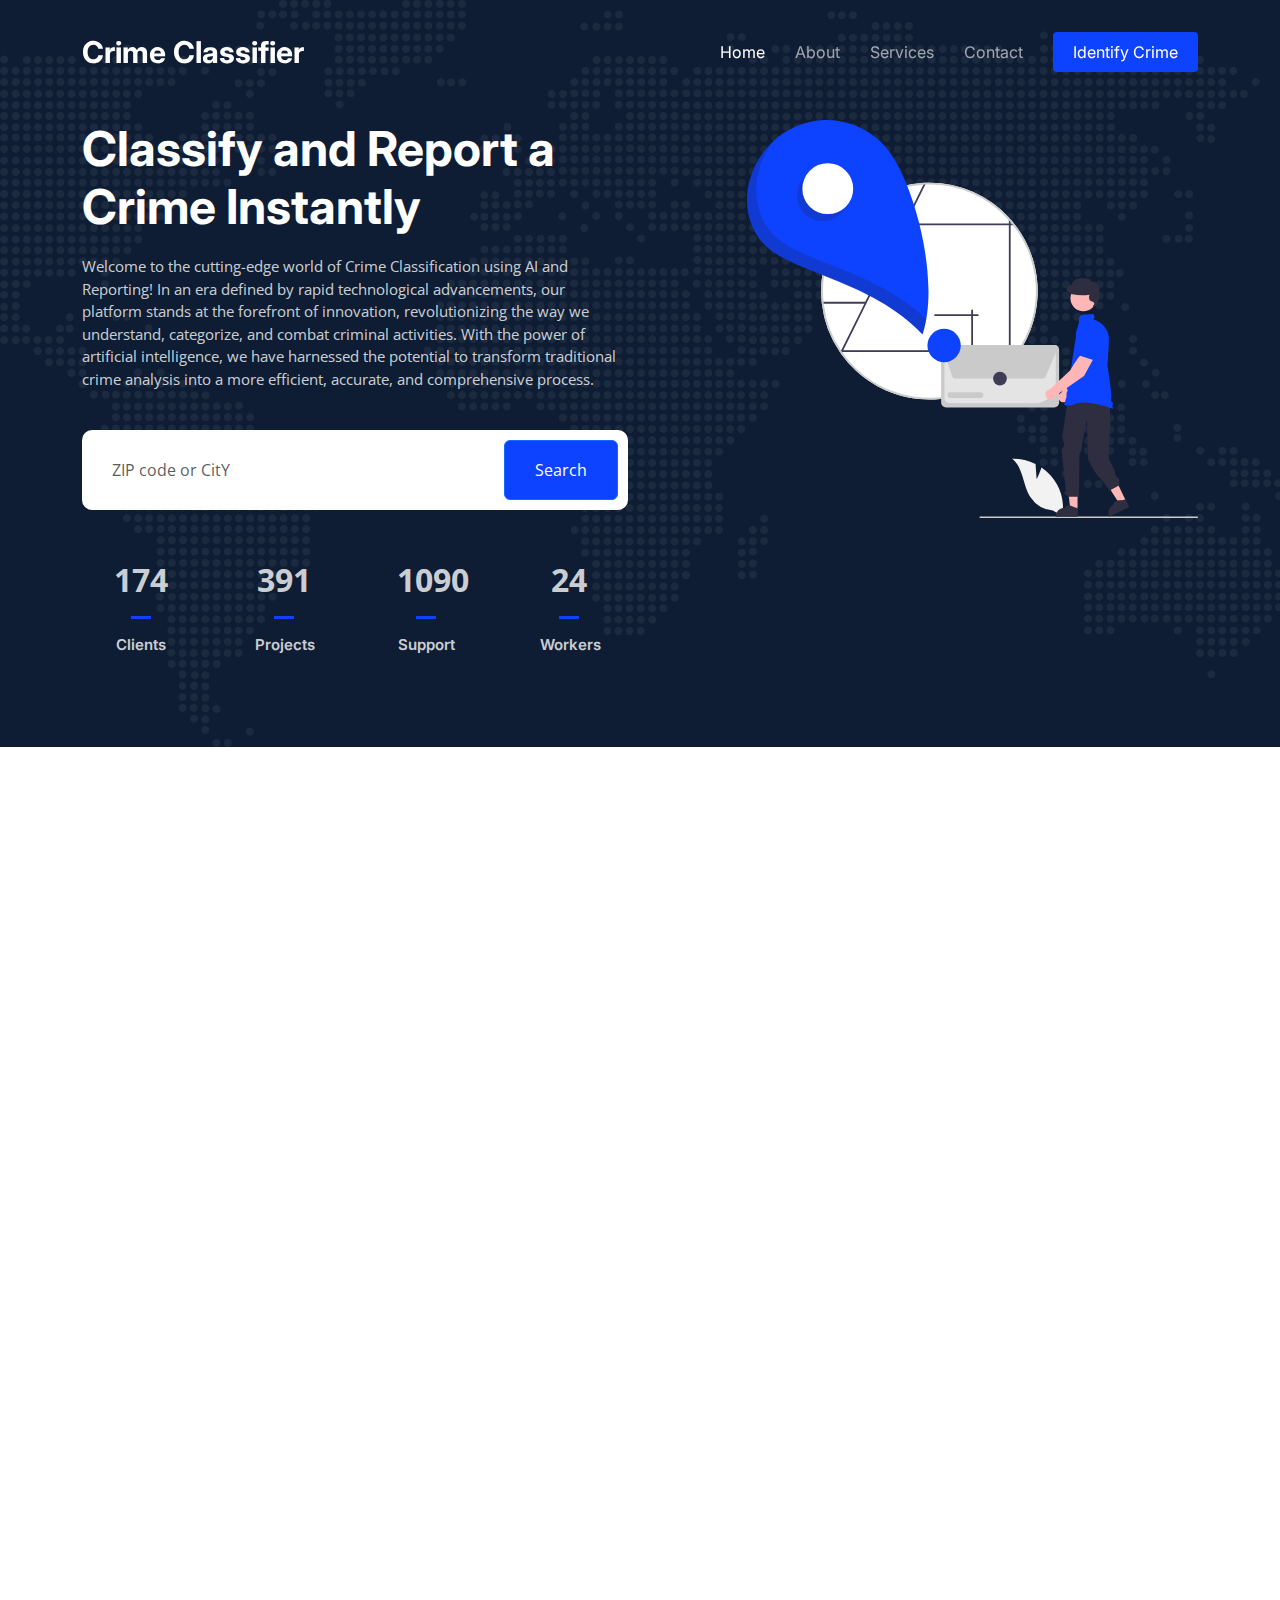
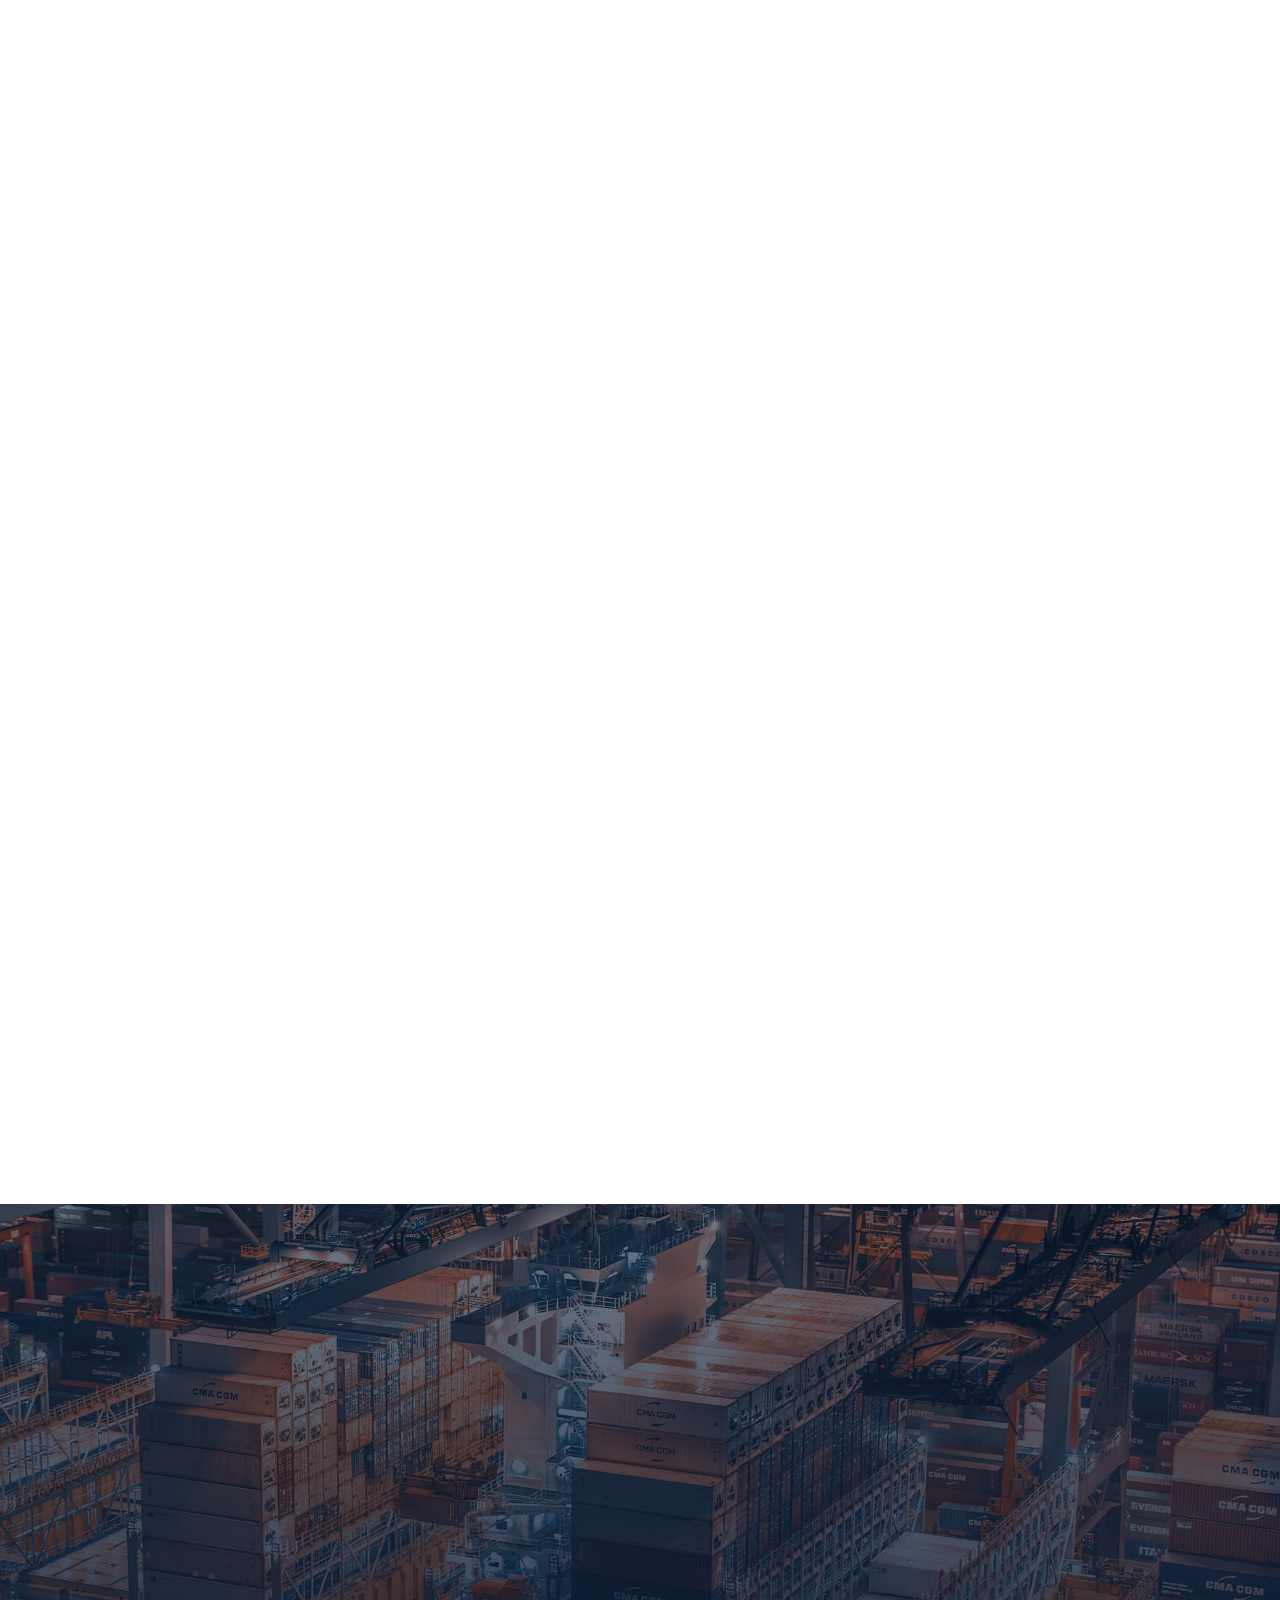
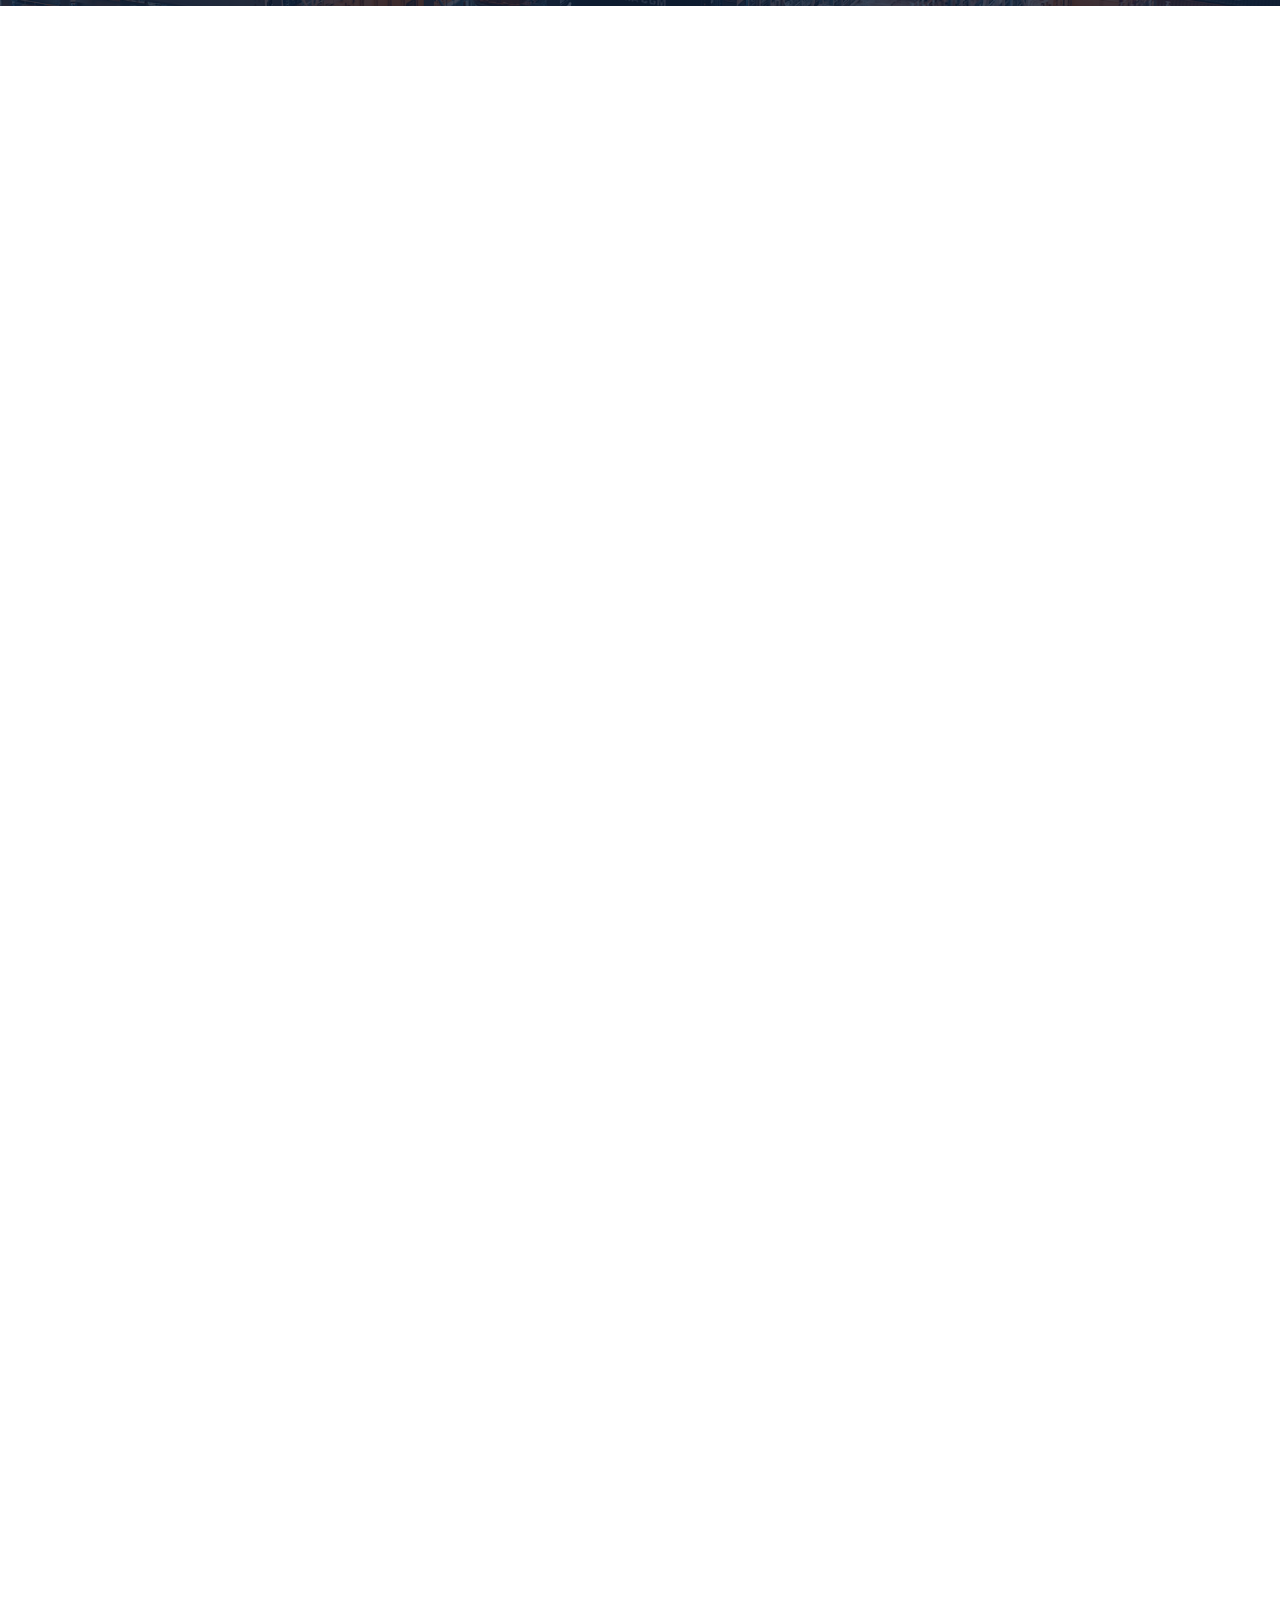
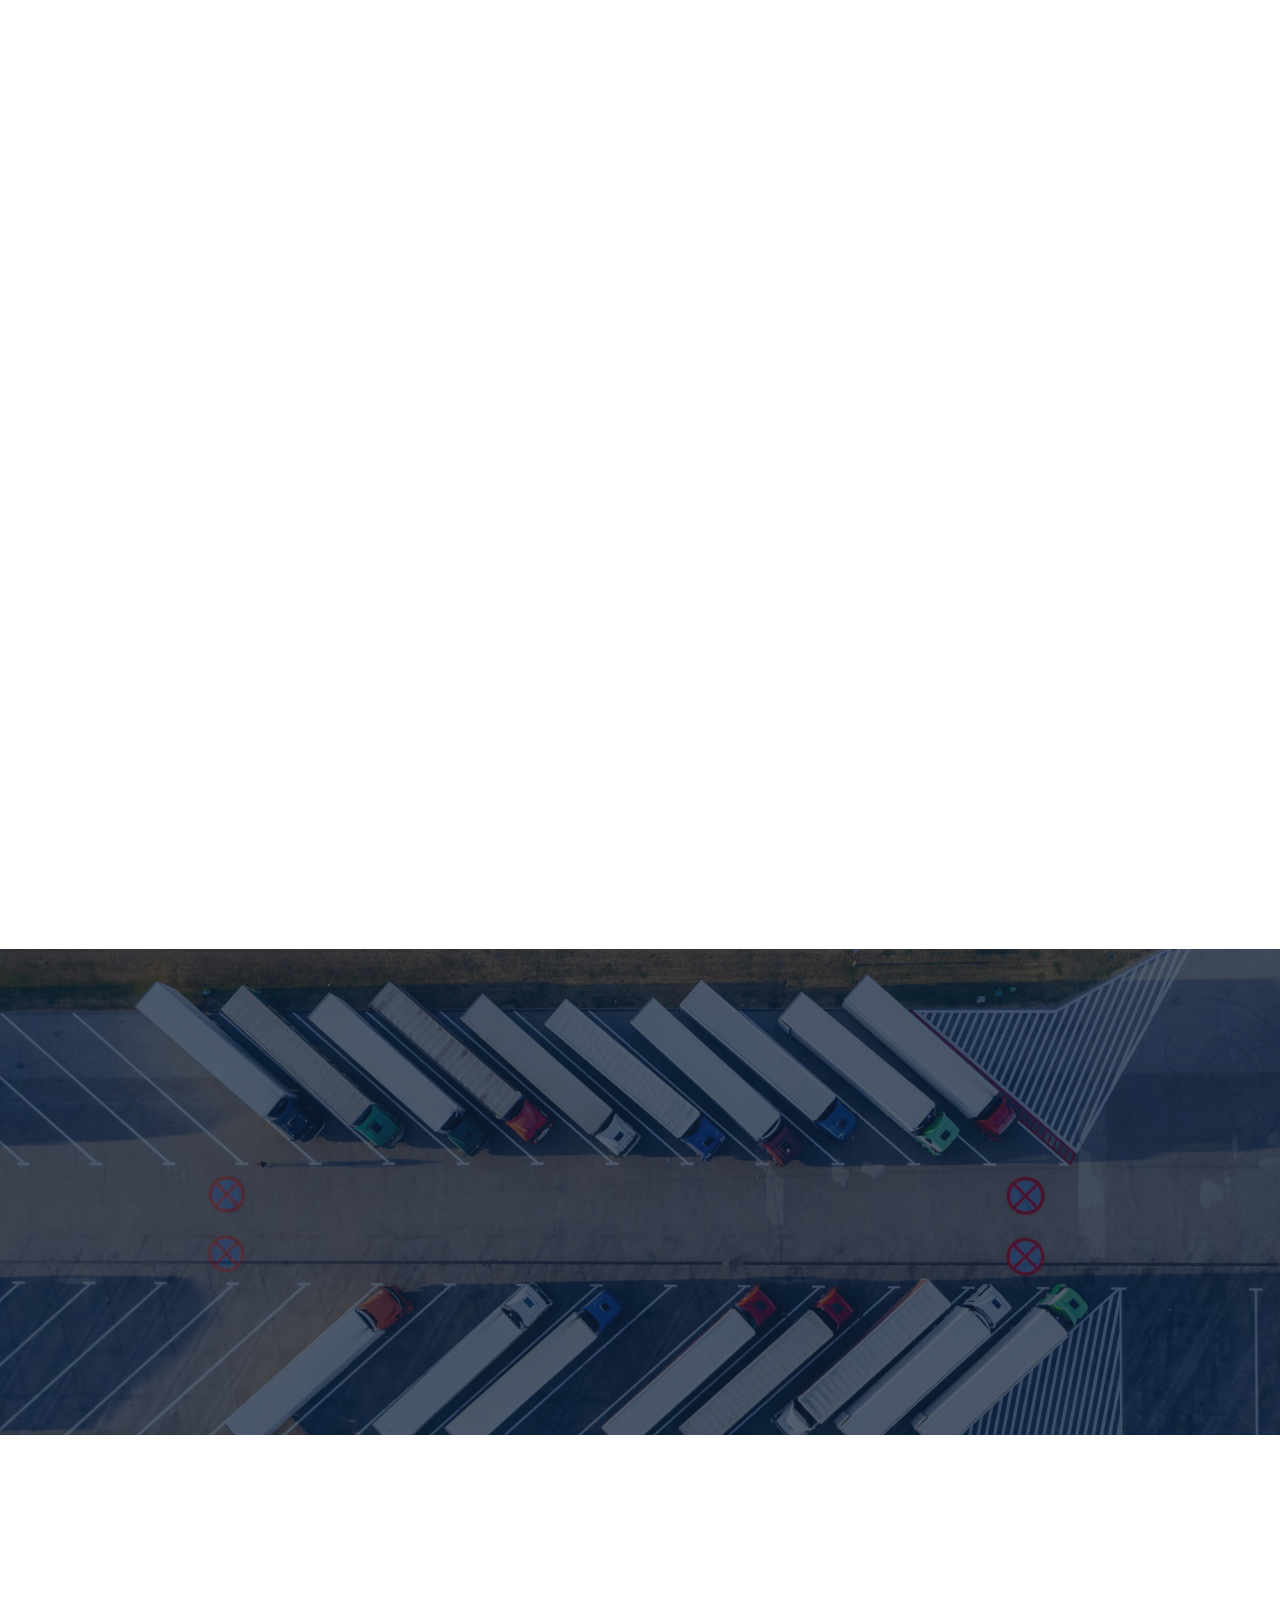
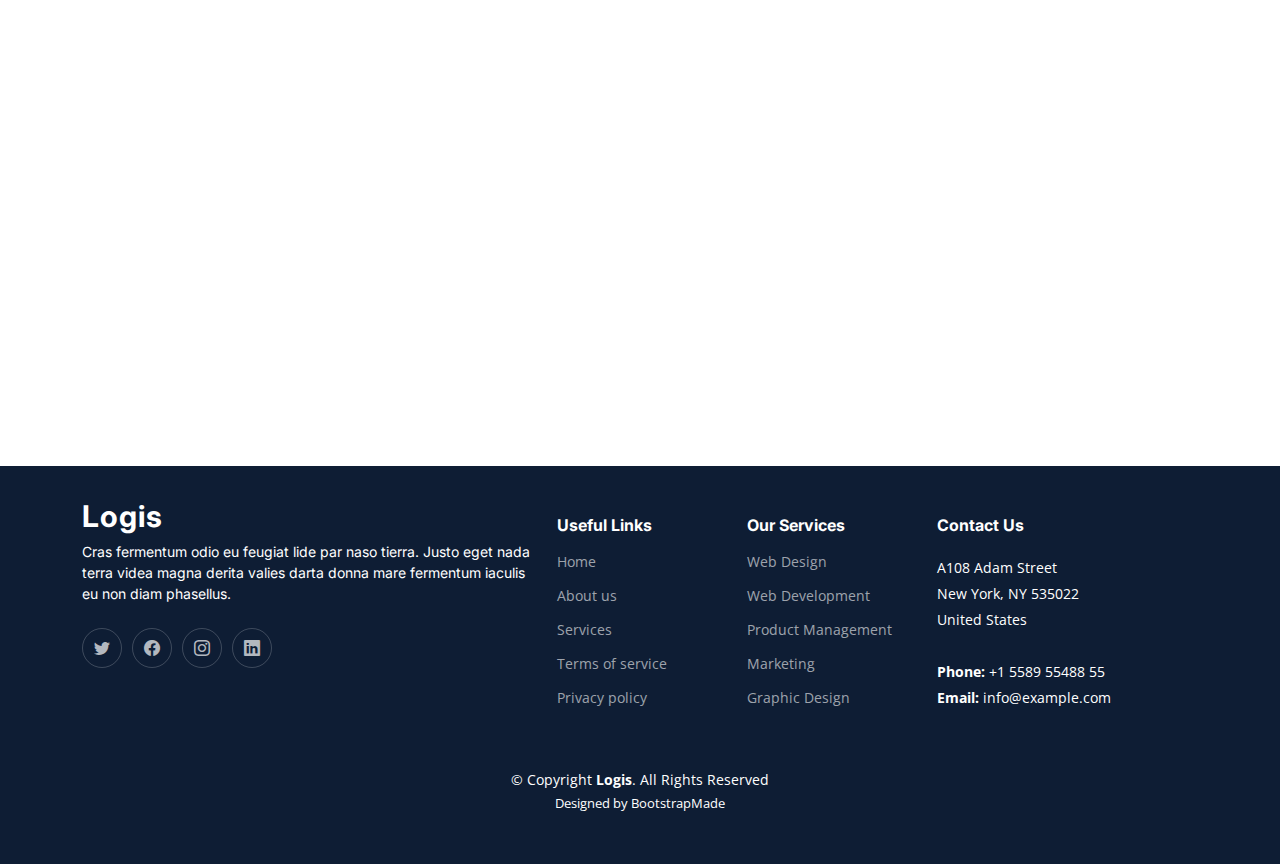
<file: index.html>
<!DOCTYPE html>
<html lang="en">

<head>
  <meta charset="utf-8">
  <meta content="width=device-width, initial-scale=1.0" name="viewport">

  <title>Logis Bootstrap Template - Index</title>
  <meta content="" name="description">
  <meta content="" name="keywords">

  <!-- Favicons -->
  <link href="assets/img/favicon.png" rel="icon">
  <link href="assets/img/apple-touch-icon.png" rel="apple-touch-icon">

  <!-- Google Fonts -->
  <link rel="preconnect" href="https://fonts.googleapis.com">
  <link rel="preconnect" href="https://fonts.gstatic.com" crossorigin>
  <link href="https://fonts.googleapis.com/css2?family=Open+Sans:ital,wght@0,300;0,400;0,500;0,600;0,700;1,300;1,400;1,600;1,700&family=Poppins:ital,wght@0,300;0,400;0,500;0,600;0,700;1,300;1,400;1,500;1,600;1,700&family=Inter:ital,wght@0,300;0,400;0,500;0,600;0,700;1,300;1,400;1,500;1,600;1,700&display=swap" rel="stylesheet">

  <!-- Vendor CSS Files -->
  <link href="assets/vendor/bootstrap/css/bootstrap.min.css" rel="stylesheet">
  <link href="assets/vendor/bootstrap-icons/bootstrap-icons.css" rel="stylesheet">
  <link href="assets/vendor/fontawesome-free/css/all.min.css" rel="stylesheet">
  <link href="assets/vendor/glightbox/css/glightbox.min.css" rel="stylesheet">
  <link href="assets/vendor/swiper/swiper-bundle.min.css" rel="stylesheet">
  <link href="assets/vendor/aos/aos.css" rel="stylesheet">

  <!-- Template Main CSS File -->
  <link href="assets/css/main.css" rel="stylesheet">

  <!-- =======================================================
  * Template Name: Logis
  * Updated: Sep 18 2023 with Bootstrap v5.3.2
  * Template URL: https://bootstrapmade.com/logis-bootstrap-logistics-website-template/
  * Author: BootstrapMade.com
  * License: https://bootstrapmade.com/license/
  ======================================================== -->
</head>

<body>

  <!-- ======= Header ======= -->
  <header id="header" class="header d-flex align-items-center fixed-top">
    <div class="container-fluid container-xl d-flex align-items-center justify-content-between">

      <a href="index.html" class="logo d-flex align-items-center">
        <h1>Crime Classifier</h1>
      </a>

      <i class="mobile-nav-toggle mobile-nav-show bi bi-list"></i>
      <i class="mobile-nav-toggle mobile-nav-hide d-none bi bi-x"></i>
      <nav id="navbar" class="navbar">
        <ul>
          <li><a href="index.html" class="active">Home</a></li>
          <li><a href="about.html">About</a></li>
          <li><a href="services.html">Services</a></li>
          <!-- <li><a href="pricing.html">Pricing</a></li> -->
         
          <li><a href="contact.html">Contact</a></li>
          <li><a class="get-a-quote" href="get-a-quote.html">Identify Crime</a></li>
        </ul>
      </nav><!-- .navbar -->

    </div>
  </header><!-- End Header -->
  <!-- End Header -->

  <!-- ======= Hero Section ======= -->
  <section id="hero" class="hero d-flex align-items-center">
    <div class="container">
      <div class="row gy-4 d-flex justify-content-between">
        <div class="col-lg-6 order-2 order-lg-1 d-flex flex-column justify-content-center">
          <h2 data-aos="fade-up">Classify and Report a Crime Instantly</h2>
          <p data-aos="fade-up" data-aos-delay="100">Welcome to the cutting-edge world of Crime Classification using AI and Reporting! In an era defined by rapid technological advancements, our platform stands at the forefront of innovation, revolutionizing the way we understand, categorize, and combat criminal activities. With the power of artificial intelligence, we have harnessed the potential to transform traditional crime analysis into a more efficient, accurate, and comprehensive process.</p>

          <form action="#" class="form-search d-flex align-items-stretch mb-3" data-aos="fade-up" data-aos-delay="200">
            <input type="text" class="form-control" placeholder="ZIP code or CitY">
            <button type="submit" class="btn btn-primary">Search</button>
          </form>

          <div class="row gy-4" data-aos="fade-up" data-aos-delay="400">

            <div class="col-lg-3 col-6">
              <div class="stats-item text-center w-100 h-100">
                <span data-purecounter-start="0" data-purecounter-end="232" data-purecounter-duration="1" class="purecounter"></span>
                <p>Clients</p>
              </div>
            </div><!-- End Stats Item -->

            <div class="col-lg-3 col-6">
              <div class="stats-item text-center w-100 h-100">
                <span data-purecounter-start="0" data-purecounter-end="521" data-purecounter-duration="1" class="purecounter"></span>
                <p>Projects</p>
              </div>
            </div><!-- End Stats Item -->

            <div class="col-lg-3 col-6">
              <div class="stats-item text-center w-100 h-100">
                <span data-purecounter-start="0" data-purecounter-end="1453" data-purecounter-duration="1" class="purecounter"></span>
                <p>Support</p>
              </div>
            </div><!-- End Stats Item -->

            <div class="col-lg-3 col-6">
              <div class="stats-item text-center w-100 h-100">
                <span data-purecounter-start="0" data-purecounter-end="32" data-purecounter-duration="1" class="purecounter"></span>
                <p>Workers</p>
              </div>
            </div><!-- End Stats Item -->

          </div>
        </div>

        <div class="col-lg-5 order-1 order-lg-2 hero-img" data-aos="zoom-out">
          <img src="assets/img/hero-img.svg" class="img-fluid mb-3 mb-lg-0" alt="">
        </div>

      </div>
    </div>
  </section><!-- End Hero Section -->

  <main id="main">

    <!-- ======= Featured Services Section ======= -->
    <section id="featured-services" class="featured-services">
      <div class="container">

        <div class="row gy-4">

          <div class="col-lg-4 col-md-6 service-item d-flex" data-aos="fade-up">
            <div class="icon flex-shrink-0"><i class="fa-solid fa-cart-flatbed"></i></div>
            <div>
              <h4 class="title">Lorem Ipsum</h4>
              <p class="description">Voluptatum deleniti atque corrupti quos dolores et quas molestias excepturi sint occaecati cupiditate non provident</p>
              <a href="service-details.html" class="readmore stretched-link"><span>Learn More</span><i class="bi bi-arrow-right"></i></a>
            </div>
          </div>
          <!-- End Service Item -->

          <div class="col-lg-4 col-md-6 service-item d-flex" data-aos="fade-up" data-aos-delay="100">
            <div class="icon flex-shrink-0"><i class="fa-solid fa-truck"></i></div>
            <div>
              <h4 class="title">Dolor Sitema</h4>
              <p class="description">Minim veniam, quis nostrud exercitation ullamco laboris nisi ut aliquip ex ea commodo consequat tarad limino ata</p>
              <a href="service-details.html" class="readmore stretched-link"><span>Learn More</span><i class="bi bi-arrow-right"></i></a>
            </div>
          </div><!-- End Service Item -->

          <div class="col-lg-4 col-md-6 service-item d-flex" data-aos="fade-up" data-aos-delay="200">
            <div class="icon flex-shrink-0"><i class="fa-solid fa-truck-ramp-box"></i></div>
            <div>
              <h4 class="title">Sed ut perspiciatis</h4>
              <p class="description">Duis aute irure dolor in reprehenderit in voluptate velit esse cillum dolore eu fugiat nulla pariatur</p>
              <a href="service-details.html" class="readmore stretched-link"><span>Learn More</span><i class="bi bi-arrow-right"></i></a>
            </div>
          </div><!-- End Service Item -->

        </div>

      </div>
    </section><!-- End Featured Services Section -->

    <!-- ======= About Us Section ======= -->
    <section id="about" class="about pt-0">
      <div class="container" data-aos="fade-up">

        <div class="row gy-4">
          <div class="col-lg-6 position-relative align-self-start order-lg-last order-first">
            <img src="assets/img/about.jpg" class="img-fluid" alt="">
            <a href="https://www.youtube.com/watch?v=LXb3EKWsInQ" class="glightbox play-btn"></a>
          </div>
          <div class="col-lg-6 content order-last  order-lg-first">
            <h3>About Us</h3>
            <p>
              Dolor iure expedita id fuga asperiores qui sunt consequatur minima. Quidem voluptas deleniti. Sit quia molestiae quia quas qui magnam itaque veritatis dolores. Corrupti totam ut eius incidunt reiciendis veritatis asperiores placeat.
            </p>
            <ul>
              <li data-aos="fade-up" data-aos-delay="100">
                <i class="bi bi-diagram-3"></i>
                <div>
                  <h5>Ullamco laboris nisi ut aliquip consequat</h5>
                  <p>Magni facilis facilis repellendus cum excepturi quaerat praesentium libre trade</p>
                </div>
              </li>
              <li data-aos="fade-up" data-aos-delay="200">
                <i class="bi bi-fullscreen-exit"></i>
                <div>
                  <h5>Magnam soluta odio exercitationem reprehenderi</h5>
                  <p>Quo totam dolorum at pariatur aut distinctio dolorum laudantium illo direna pasata redi</p>
                </div>
              </li>
              <li data-aos="fade-up" data-aos-delay="300">
                <i class="bi bi-broadcast"></i>
                <div>
                  <h5>Voluptatem et qui exercitationem</h5>
                  <p>Et velit et eos maiores est tempora et quos dolorem autem tempora incidunt maxime veniam</p>
                </div>
              </li>
            </ul>
          </div>
        </div>

      </div>
    </section><!-- End About Us Section -->

    <!-- ======= Services Section ======= -->
    <section id="service" class="services pt-0">
      <div class="container" data-aos="fade-up">

        <div class="section-header">
          <span>Our Services</span>
          <h2>Our Services</h2>

        </div>

        <div class="row gy-4">

          <div class="col-lg-4 col-md-6" data-aos="fade-up" data-aos-delay="100">
            <div class="card">
              <div class="card-img">
                <img src="assets/img/storage-service.jpg" alt="" class="img-fluid">
              </div>
              <h3><a href="service-details.html" class="stretched-link">Storage</a></h3>
              <p>Cumque eos in qui numquam. Aut aspernatur perferendis sed atque quia voluptas quisquam repellendus temporibus itaqueofficiis odit</p>
            </div>
          </div><!-- End Card Item -->

          <div class="col-lg-4 col-md-6" data-aos="fade-up" data-aos-delay="200">
            <div class="card">
              <div class="card-img">
                <img src="assets/img/logistics-service.jpg" alt="" class="img-fluid">
              </div>
              <h3><a href="service-details.html" class="stretched-link">Logistics</a></h3>
              <p>Asperiores provident dolor accusamus pariatur dolore nam id audantium ut et iure incidunt molestiae dolor ipsam ducimus occaecati nisi</p>
            </div>
          </div><!-- End Card Item -->

          <div class="col-lg-4 col-md-6" data-aos="fade-up" data-aos-delay="300">
            <div class="card">
              <div class="card-img">
                <img src="assets/img/cargo-service.jpg" alt="" class="img-fluid">
              </div>
              <h3><a href="service-details.html" class="stretched-link">Cargo</a></h3>
              <p>Dicta quam similique quia architecto eos nisi aut ratione aut ipsum reiciendis sit doloremque oluptatem aut et molestiae ut et nihil</p>
            </div>
          </div><!-- End Card Item -->

          <div class="col-lg-4 col-md-6" data-aos="fade-up" data-aos-delay="400">
            <div class="card">
              <div class="card-img">
                <img src="assets/img/trucking-service.jpg" alt="" class="img-fluid">
              </div>
              <h3><a href="service-details.html" class="stretched-link">Trucking</a></h3>
              <p>Dicta quam similique quia architecto eos nisi aut ratione aut ipsum reiciendis sit doloremque oluptatem aut et molestiae ut et nihil</p>
            </div>
          </div><!-- End Card Item -->

          <div class="col-lg-4 col-md-6" data-aos="fade-up" data-aos-delay="500">
            <div class="card">
              <div class="card-img">
                <img src="assets/img/packaging-service.jpg" alt="" class="img-fluid">
              </div>
              <h3><a href="service-details.html" class="stretched-link">Packaging</a></h3>
              <p>Illo consequuntur quisquam delectus praesentium modi dignissimos facere vel cum onsequuntur maiores beatae consequatur magni voluptates</p>
            </div>
          </div><!-- End Card Item -->

          <div class="col-lg-4 col-md-6" data-aos="fade-up" data-aos-delay="600">
            <div class="card">
              <div class="card-img">
                <img src="assets/img/warehousing-service.jpg" alt="" class="img-fluid">
              </div>
              <h3><a href="service-details.html" class="stretched-link">Warehousing</a></h3>
              <p>Quas assumenda non occaecati molestiae. In aut earum sed natus eatae in vero. Ab modi quisquam aut nostrum unde et qui est non quo nulla</p>
            </div>
          </div><!-- End Card Item -->

        </div>

      </div>
    </section><!-- End Services Section -->

    <!-- ======= Call To Action Section ======= -->
    <section id="call-to-action" class="call-to-action">
      <div class="container" data-aos="zoom-out">

        <div class="row justify-content-center">
          <div class="col-lg-8 text-center">
            <h3>Call To Action</h3>
            <p> Duis aute irure dolor in reprehenderit in voluptate velit esse cillum dolore eu fugiat nulla pariatur. Excepteur sint occaecat cupidatat non proident, sunt in culpa qui officia deserunt mollit anim id est laborum.</p>
            <a class="cta-btn" href="#">Call To Action</a>
          </div>
        </div>

      </div>
    </section><!-- End Call To Action Section -->

    <!-- ======= Features Section ======= -->
    <section id="features" class="features">
      <div class="container">

        <div class="row gy-4 align-items-center features-item" data-aos="fade-up">

          <div class="col-md-5">
            <img src="assets/img/features-1.jpg" class="img-fluid" alt="">
          </div>
          <div class="col-md-7">
            <h3>Voluptatem dignissimos provident quasi corporis voluptates sit assumenda.</h3>
            <p class="fst-italic">
              Lorem ipsum dolor sit amet, consectetur adipiscing elit, sed do eiusmod tempor incididunt ut labore et dolore
              magna aliqua.
            </p>
            <ul>
              <li><i class="bi bi-check"></i> Ullamco laboris nisi ut aliquip ex ea commodo consequat.</li>
              <li><i class="bi bi-check"></i> Duis aute irure dolor in reprehenderit in voluptate velit.</li>
              <li><i class="bi bi-check"></i> Ullam est qui quos consequatur eos accusamus.</li>
            </ul>
          </div>
        </div><!-- Features Item -->

        <div class="row gy-4 align-items-center features-item" data-aos="fade-up">
          <div class="col-md-5 order-1 order-md-2">
            <img src="assets/img/features-2.jpg" class="img-fluid" alt="">
          </div>
          <div class="col-md-7 order-2 order-md-1">
            <h3>Corporis temporibus maiores provident</h3>
            <p class="fst-italic">
              Lorem ipsum dolor sit amet, consectetur adipiscing elit, sed do eiusmod tempor incididunt ut labore et dolore
              magna aliqua.
            </p>
            <p>
              Ullamco laboris nisi ut aliquip ex ea commodo consequat. Duis aute irure dolor in reprehenderit in voluptate
              velit esse cillum dolore eu fugiat nulla pariatur. Excepteur sint occaecat cupidatat non proident, sunt in
              culpa qui officia deserunt mollit anim id est laborum
            </p>
          </div>
        </div><!-- Features Item -->

        <div class="row gy-4 align-items-center features-item" data-aos="fade-up">
          <div class="col-md-5">
            <img src="assets/img/features-3.jpg" class="img-fluid" alt="">
          </div>
          <div class="col-md-7">
            <h3>Sunt consequatur ad ut est nulla consectetur reiciendis animi voluptas</h3>
            <p>Cupiditate placeat cupiditate placeat est ipsam culpa. Delectus quia minima quod. Sunt saepe odit aut quia voluptatem hic voluptas dolor doloremque.</p>
            <ul>
              <li><i class="bi bi-check"></i> Ullamco laboris nisi ut aliquip ex ea commodo consequat.</li>
              <li><i class="bi bi-check"></i> Duis aute irure dolor in reprehenderit in voluptate velit.</li>
              <li><i class="bi bi-check"></i> Facilis ut et voluptatem aperiam. Autem soluta ad fugiat.</li>
            </ul>
          </div>
        </div><!-- Features Item -->

        <div class="row gy-4 align-items-center features-item" data-aos="fade-up">
          <div class="col-md-5 order-1 order-md-2">
            <img src="assets/img/features-4.jpg" class="img-fluid" alt="">
          </div>
          <div class="col-md-7 order-2 order-md-1">
            <h3>Quas et necessitatibus eaque impedit ipsum animi consequatur incidunt in</h3>
            <p class="fst-italic">
              Lorem ipsum dolor sit amet, consectetur adipiscing elit, sed do eiusmod tempor incididunt ut labore et dolore
              magna aliqua.
            </p>
            <p>
              Ullamco laboris nisi ut aliquip ex ea commodo consequat. Duis aute irure dolor in reprehenderit in voluptate
              velit esse cillum dolore eu fugiat nulla pariatur. Excepteur sint occaecat cupidatat non proident, sunt in
              culpa qui officia deserunt mollit anim id est laborum
            </p>
          </div>
        </div><!-- Features Item -->

      </div>
    </section><!-- End Features Section -->

    <!-- ======= Pricing Section ======= -->
    <section id="pricing" class="pricing pt-0">
      <div class="container" data-aos="fade-up">

        <div class="section-header">
          <span>Pricing</span>
          <h2>Pricing</h2>

        </div>

        <div class="row gy-4">

          <div class="col-lg-4" data-aos="fade-up" data-aos-delay="100">
            <div class="pricing-item">
              <h3>Free Plan</h3>
              <h4><sup>$</sup>0<span> / month</span></h4>
              <ul>
                <li><i class="bi bi-check"></i> Quam adipiscing vitae proin</li>
                <li><i class="bi bi-check"></i> Nec feugiat nisl pretium</li>
                <li><i class="bi bi-check"></i> Nulla at volutpat diam uteera</li>
                <li class="na"><i class="bi bi-x"></i> <span>Pharetra massa massa ultricies</span></li>
                <li class="na"><i class="bi bi-x"></i> <span>Massa ultricies mi quis hendrerit</span></li>
              </ul>
              <a href="#" class="buy-btn">Buy Now</a>
            </div>
          </div><!-- End Pricing Item -->

          <div class="col-lg-4" data-aos="fade-up" data-aos-delay="200">
            <div class="pricing-item featured">
              <h3>Business Plan</h3>
              <h4><sup>$</sup>29<span> / month</span></h4>
              <ul>
                <li><i class="bi bi-check"></i> Quam adipiscing vitae proin</li>
                <li><i class="bi bi-check"></i> Nec feugiat nisl pretium</li>
                <li><i class="bi bi-check"></i> Nulla at volutpat diam uteera</li>
                <li><i class="bi bi-check"></i> Pharetra massa massa ultricies</li>
                <li><i class="bi bi-check"></i> Massa ultricies mi quis hendrerit</li>
              </ul>
              <a href="#" class="buy-btn">Buy Now</a>
            </div>
          </div><!-- End Pricing Item -->

          <div class="col-lg-4" data-aos="fade-up" data-aos-delay="300">
            <div class="pricing-item">
              <h3>Developer Plan</h3>
              <h4><sup>$</sup>49<span> / month</span></h4>
              <ul>
                <li><i class="bi bi-check"></i> Quam adipiscing vitae proin</li>
                <li><i class="bi bi-check"></i> Nec feugiat nisl pretium</li>
                <li><i class="bi bi-check"></i> Nulla at volutpat diam uteera</li>
                <li><i class="bi bi-check"></i> Pharetra massa massa ultricies</li>
                <li><i class="bi bi-check"></i> Massa ultricies mi quis hendrerit</li>
              </ul>
              <a href="#" class="buy-btn">Buy Now</a>
            </div>
          </div><!-- End Pricing Item -->

        </div>

      </div>
    </section><!-- End Pricing Section -->

    <!-- ======= Testimonials Section ======= -->
    <section id="testimonials" class="testimonials">
      <div class="container">

        <div class="slides-1 swiper" data-aos="fade-up">
          <div class="swiper-wrapper">

            <div class="swiper-slide">
              <div class="testimonial-item">
                <img src="assets/img/testimonials/testimonials-1.jpg" class="testimonial-img" alt="">
                <h3>Saul Goodman</h3>
                <h4>Ceo &amp; Founder</h4>
                <div class="stars">
                  <i class="bi bi-star-fill"></i><i class="bi bi-star-fill"></i><i class="bi bi-star-fill"></i><i class="bi bi-star-fill"></i><i class="bi bi-star-fill"></i>
                </div>
                <p>
                  <i class="bi bi-quote quote-icon-left"></i>
                  Proin iaculis purus consequat sem cure digni ssim donec porttitora entum suscipit rhoncus. Accusantium quam, ultricies eget id, aliquam eget nibh et. Maecen aliquam, risus at semper.
                  <i class="bi bi-quote quote-icon-right"></i>
                </p>
              </div>
            </div><!-- End testimonial item -->

            <div class="swiper-slide">
              <div class="testimonial-item">
                <img src="assets/img/testimonials/testimonials-2.jpg" class="testimonial-img" alt="">
                <h3>Sara Wilsson</h3>
                <h4>Designer</h4>
                <div class="stars">
                  <i class="bi bi-star-fill"></i><i class="bi bi-star-fill"></i><i class="bi bi-star-fill"></i><i class="bi bi-star-fill"></i><i class="bi bi-star-fill"></i>
                </div>
                <p>
                  <i class="bi bi-quote quote-icon-left"></i>
                  Export tempor illum tamen malis malis eram quae irure esse labore quem cillum quid cillum eram malis quorum velit fore eram velit sunt aliqua noster fugiat irure amet legam anim culpa.
                  <i class="bi bi-quote quote-icon-right"></i>
                </p>
              </div>
            </div><!-- End testimonial item -->

            <div class="swiper-slide">
              <div class="testimonial-item">
                <img src="assets/img/testimonials/testimonials-3.jpg" class="testimonial-img" alt="">
                <h3>Jena Karlis</h3>
                <h4>Store Owner</h4>
                <div class="stars">
                  <i class="bi bi-star-fill"></i><i class="bi bi-star-fill"></i><i class="bi bi-star-fill"></i><i class="bi bi-star-fill"></i><i class="bi bi-star-fill"></i>
                </div>
                <p>
                  <i class="bi bi-quote quote-icon-left"></i>
                  Enim nisi quem export duis labore cillum quae magna enim sint quorum nulla quem veniam duis minim tempor labore quem eram duis noster aute amet eram fore quis sint minim.
                  <i class="bi bi-quote quote-icon-right"></i>
                </p>
              </div>
            </div><!-- End testimonial item -->

            <div class="swiper-slide">
              <div class="testimonial-item">
                <img src="assets/img/testimonials/testimonials-4.jpg" class="testimonial-img" alt="">
                <h3>Matt Brandon</h3>
                <h4>Freelancer</h4>
                <div class="stars">
                  <i class="bi bi-star-fill"></i><i class="bi bi-star-fill"></i><i class="bi bi-star-fill"></i><i class="bi bi-star-fill"></i><i class="bi bi-star-fill"></i>
                </div>
                <p>
                  <i class="bi bi-quote quote-icon-left"></i>
                  Fugiat enim eram quae cillum dolore dolor amet nulla culpa multos export minim fugiat minim velit minim dolor enim duis veniam ipsum anim magna sunt elit fore quem dolore labore illum veniam.
                  <i class="bi bi-quote quote-icon-right"></i>
                </p>
              </div>
            </div><!-- End testimonial item -->

            <div class="swiper-slide">
              <div class="testimonial-item">
                <img src="assets/img/testimonials/testimonials-5.jpg" class="testimonial-img" alt="">
                <h3>John Larson</h3>
                <h4>Entrepreneur</h4>
                <div class="stars">
                  <i class="bi bi-star-fill"></i><i class="bi bi-star-fill"></i><i class="bi bi-star-fill"></i><i class="bi bi-star-fill"></i><i class="bi bi-star-fill"></i>
                </div>
                <p>
                  <i class="bi bi-quote quote-icon-left"></i>
                  Quis quorum aliqua sint quem legam fore sunt eram irure aliqua veniam tempor noster veniam enim culpa labore duis sunt culpa nulla illum cillum fugiat legam esse veniam culpa fore nisi cillum quid.
                  <i class="bi bi-quote quote-icon-right"></i>
                </p>
              </div>
            </div><!-- End testimonial item -->

          </div>
          <div class="swiper-pagination"></div>
        </div>

      </div>
    </section><!-- End Testimonials Section -->

    <!-- ======= Frequently Asked Questions Section ======= -->
    <section id="faq" class="faq">
      <div class="container" data-aos="fade-up">

        <div class="section-header">
          <span>Frequently Asked Questions</span>
          <h2>Frequently Asked Questions</h2>

        </div>

        <div class="row justify-content-center" data-aos="fade-up" data-aos-delay="200">
          <div class="col-lg-10">

            <div class="accordion accordion-flush" id="faqlist">

              <div class="accordion-item">
                <h3 class="accordion-header">
                  <button class="accordion-button collapsed" type="button" data-bs-toggle="collapse" data-bs-target="#faq-content-1">
                    <i class="bi bi-question-circle question-icon"></i>
                    Non consectetur a erat nam at lectus urna duis?
                  </button>
                </h3>
                <div id="faq-content-1" class="accordion-collapse collapse" data-bs-parent="#faqlist">
                  <div class="accordion-body">
                    Feugiat pretium nibh ipsum consequat. Tempus iaculis urna id volutpat lacus laoreet non curabitur gravida. Venenatis lectus magna fringilla urna porttitor rhoncus dolor purus non.
                  </div>
                </div>
              </div><!-- # Faq item-->

              <div class="accordion-item">
                <h3 class="accordion-header">
                  <button class="accordion-button collapsed" type="button" data-bs-toggle="collapse" data-bs-target="#faq-content-2">
                    <i class="bi bi-question-circle question-icon"></i>
                    Feugiat scelerisque varius morbi enim nunc faucibus a pellentesque?
                  </button>
                </h3>
                <div id="faq-content-2" class="accordion-collapse collapse" data-bs-parent="#faqlist">
                  <div class="accordion-body">
                    Dolor sit amet consectetur adipiscing elit pellentesque habitant morbi. Id interdum velit laoreet id donec ultrices. Fringilla phasellus faucibus scelerisque eleifend donec pretium. Est pellentesque elit ullamcorper dignissim. Mauris ultrices eros in cursus turpis massa tincidunt dui.
                  </div>
                </div>
              </div><!-- # Faq item-->

              <div class="accordion-item">
                <h3 class="accordion-header">
                  <button class="accordion-button collapsed" type="button" data-bs-toggle="collapse" data-bs-target="#faq-content-3">
                    <i class="bi bi-question-circle question-icon"></i>
                    Dolor sit amet consectetur adipiscing elit pellentesque habitant morbi?
                  </button>
                </h3>
                <div id="faq-content-3" class="accordion-collapse collapse" data-bs-parent="#faqlist">
                  <div class="accordion-body">
                    Eleifend mi in nulla posuere sollicitudin aliquam ultrices sagittis orci. Faucibus pulvinar elementum integer enim. Sem nulla pharetra diam sit amet nisl suscipit. Rutrum tellus pellentesque eu tincidunt. Lectus urna duis convallis convallis tellus. Urna molestie at elementum eu facilisis sed odio morbi quis
                  </div>
                </div>
              </div><!-- # Faq item-->

              <div class="accordion-item">
                <h3 class="accordion-header">
                  <button class="accordion-button collapsed" type="button" data-bs-toggle="collapse" data-bs-target="#faq-content-4">
                    <i class="bi bi-question-circle question-icon"></i>
                    Ac odio tempor orci dapibus. Aliquam eleifend mi in nulla?
                  </button>
                </h3>
                <div id="faq-content-4" class="accordion-collapse collapse" data-bs-parent="#faqlist">
                  <div class="accordion-body">
                    <i class="bi bi-question-circle question-icon"></i>
                    Dolor sit amet consectetur adipiscing elit pellentesque habitant morbi. Id interdum velit laoreet id donec ultrices. Fringilla phasellus faucibus scelerisque eleifend donec pretium. Est pellentesque elit ullamcorper dignissim. Mauris ultrices eros in cursus turpis massa tincidunt dui.
                  </div>
                </div>
              </div><!-- # Faq item-->

              <div class="accordion-item">
                <h3 class="accordion-header">
                  <button class="accordion-button collapsed" type="button" data-bs-toggle="collapse" data-bs-target="#faq-content-5">
                    <i class="bi bi-question-circle question-icon"></i>
                    Tempus quam pellentesque nec nam aliquam sem et tortor consequat?
                  </button>
                </h3>
                <div id="faq-content-5" class="accordion-collapse collapse" data-bs-parent="#faqlist">
                  <div class="accordion-body">
                    Molestie a iaculis at erat pellentesque adipiscing commodo. Dignissim suspendisse in est ante in. Nunc vel risus commodo viverra maecenas accumsan. Sit amet nisl suscipit adipiscing bibendum est. Purus gravida quis blandit turpis cursus in
                  </div>
                </div>
              </div><!-- # Faq item-->

            </div>

          </div>
        </div>

      </div>
    </section><!-- End Frequently Asked Questions Section -->

  </main><!-- End #main -->

  <!-- ======= Footer ======= -->
  <footer id="footer" class="footer">

    <div class="container">
      <div class="row gy-4">
        <div class="col-lg-5 col-md-12 footer-info">
          <a href="index.html" class="logo d-flex align-items-center">
            <span>Logis</span>
          </a>
          <p>Cras fermentum odio eu feugiat lide par naso tierra. Justo eget nada terra videa magna derita valies darta donna mare fermentum iaculis eu non diam phasellus.</p>
          <div class="social-links d-flex mt-4">
            <a href="#" class="twitter"><i class="bi bi-twitter"></i></a>
            <a href="#" class="facebook"><i class="bi bi-facebook"></i></a>
            <a href="#" class="instagram"><i class="bi bi-instagram"></i></a>
            <a href="#" class="linkedin"><i class="bi bi-linkedin"></i></a>
          </div>
        </div>

        <div class="col-lg-2 col-6 footer-links">
          <h4>Useful Links</h4>
          <ul>
            <li><a href="#">Home</a></li>
            <li><a href="#">About us</a></li>
            <li><a href="#">Services</a></li>
            <li><a href="#">Terms of service</a></li>
            <li><a href="#">Privacy policy</a></li>
          </ul>
        </div>

        <div class="col-lg-2 col-6 footer-links">
          <h4>Our Services</h4>
          <ul>
            <li><a href="#">Web Design</a></li>
            <li><a href="#">Web Development</a></li>
            <li><a href="#">Product Management</a></li>
            <li><a href="#">Marketing</a></li>
            <li><a href="#">Graphic Design</a></li>
          </ul>
        </div>

        <div class="col-lg-3 col-md-12 footer-contact text-center text-md-start">
          <h4>Contact Us</h4>
          <p>
            A108 Adam Street <br>
            New York, NY 535022<br>
            United States <br><br>
            <strong>Phone:</strong> +1 5589 55488 55<br>
            <strong>Email:</strong> info@example.com<br>
          </p>

        </div>

      </div>
    </div>

    <div class="container mt-4">
      <div class="copyright">
        &copy; Copyright <strong><span>Logis</span></strong>. All Rights Reserved
      </div>
      <div class="credits">
        <!-- All the links in the footer should remain intact. -->
        <!-- You can delete the links only if you purchased the pro version. -->
        <!-- Licensing information: https://bootstrapmade.com/license/ -->
        <!-- Purchase the pro version with working PHP/AJAX contact form: https://bootstrapmade.com/logis-bootstrap-logistics-website-template/ -->
        Designed by <a href="https://bootstrapmade.com/">BootstrapMade</a>
      </div>
    </div>

  </footer><!-- End Footer -->
  <!-- End Footer -->

  <a href="#" class="scroll-top d-flex align-items-center justify-content-center"><i class="bi bi-arrow-up-short"></i></a>

  <div id="preloader"></div>

  <!-- Vendor JS Files -->
  <script src="assets/vendor/bootstrap/js/bootstrap.bundle.min.js"></script>
  <script src="assets/vendor/purecounter/purecounter_vanilla.js"></script>
  <script src="assets/vendor/glightbox/js/glightbox.min.js"></script>
  <script src="assets/vendor/swiper/swiper-bundle.min.js"></script>
  <script src="assets/vendor/aos/aos.js"></script>
  <script src="assets/vendor/php-email-form/validate.js"></script>

  <!-- Template Main JS File -->
  <script src="assets/js/main.js"></script>

</body>

</html>
</file>
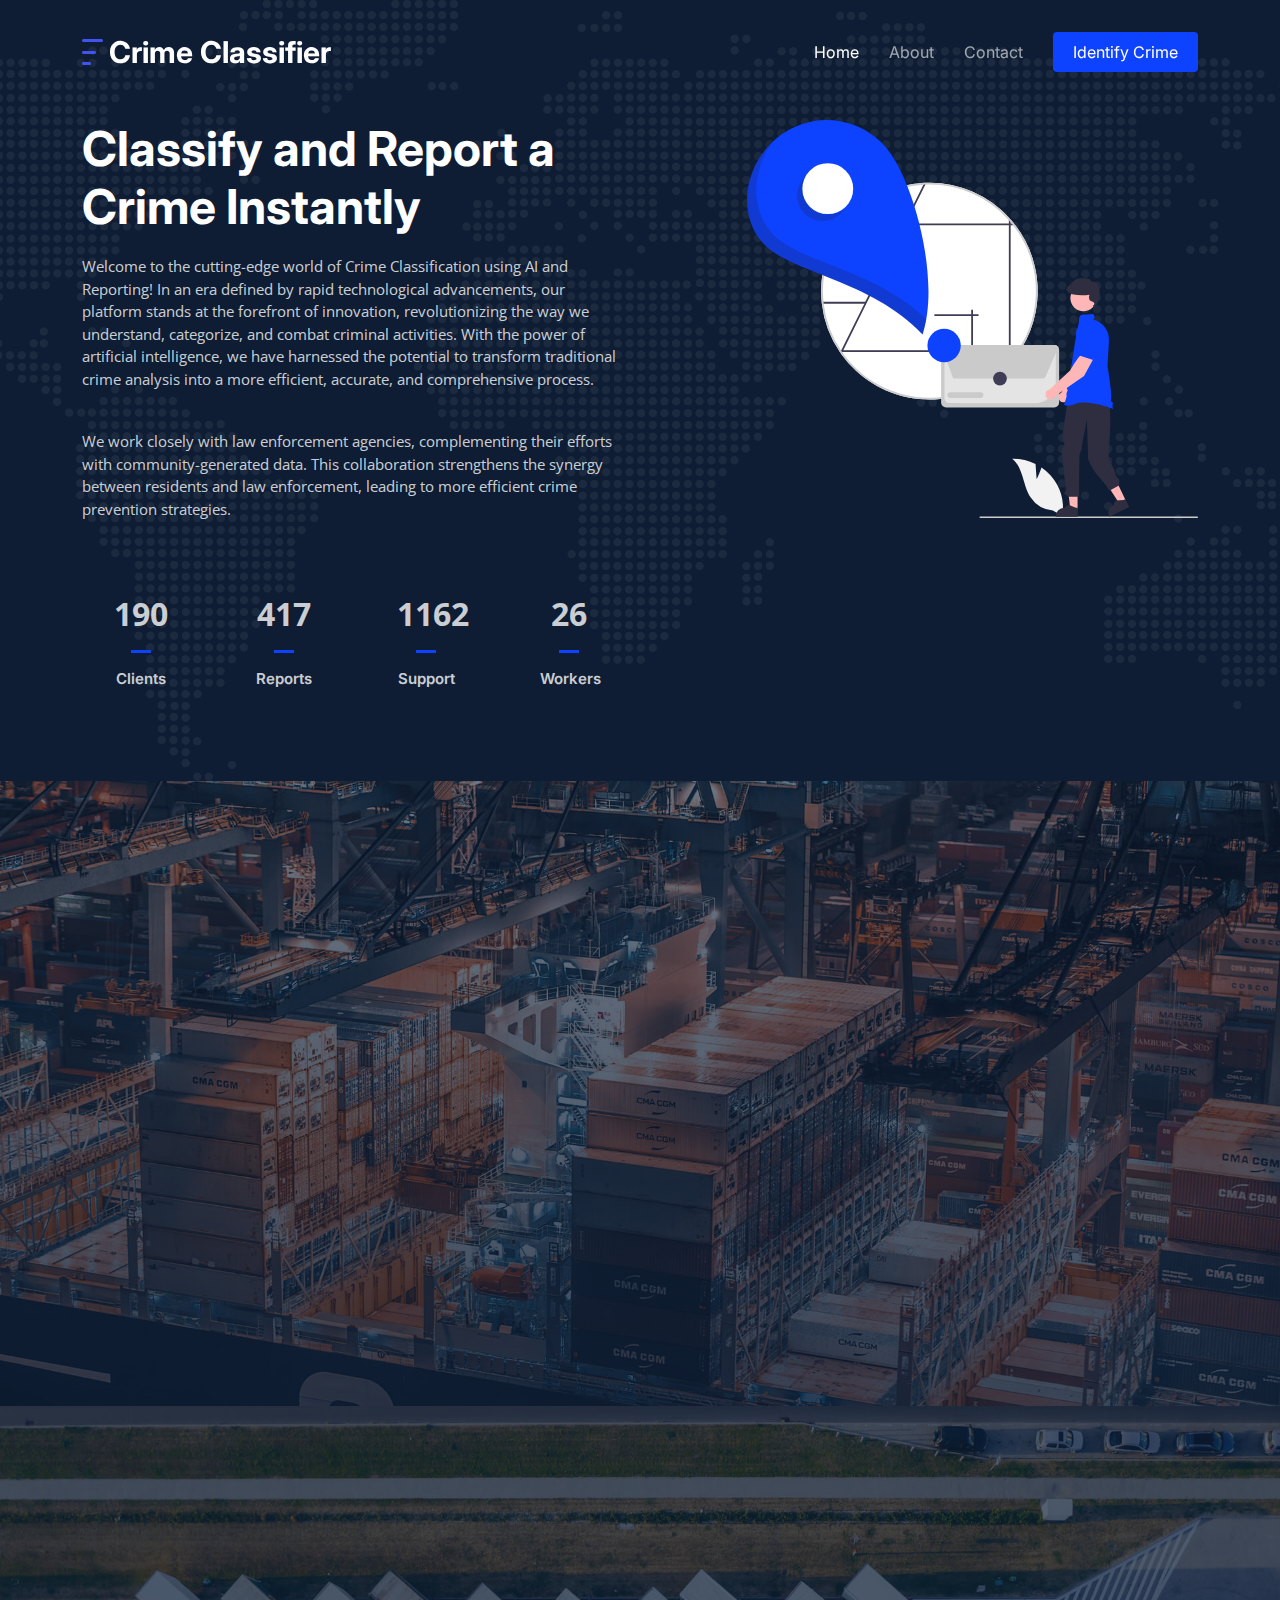
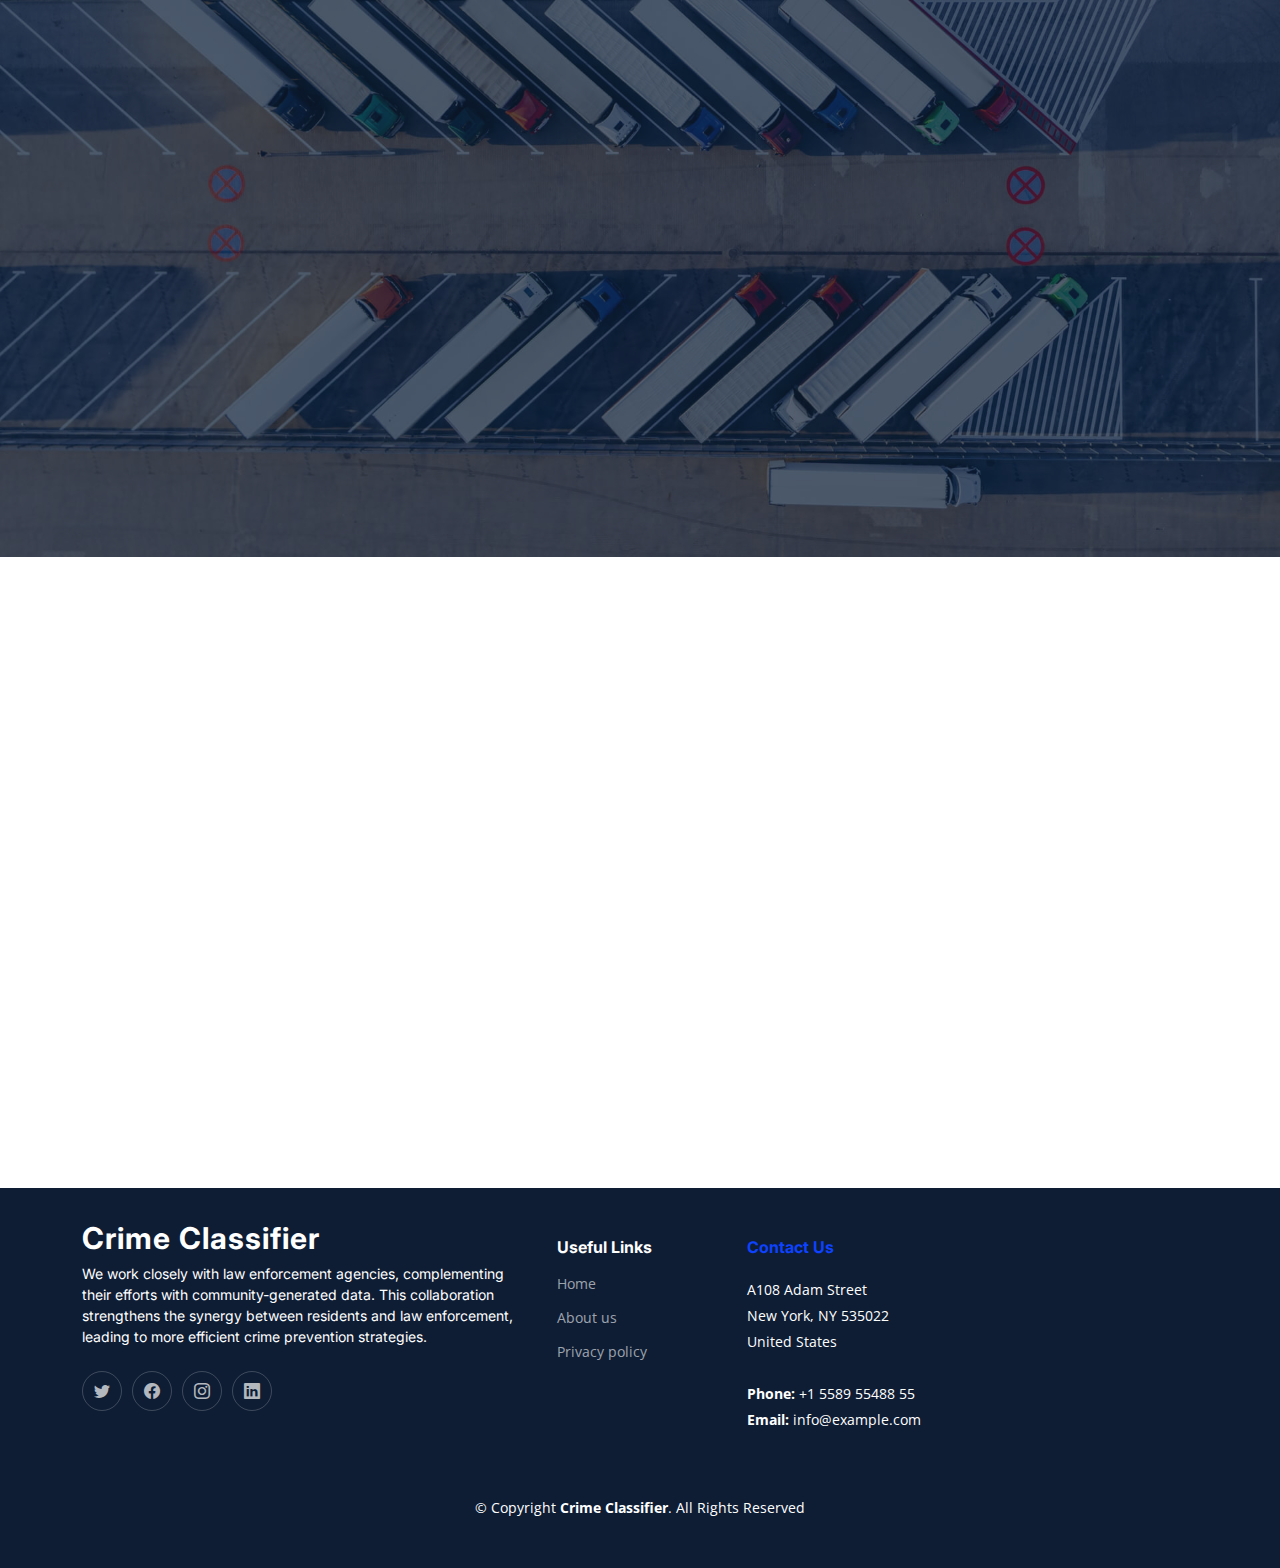
<file: templates/index.html>
<!DOCTYPE html>
<html lang="en">

<head>
  <meta charset="utf-8">
  <meta content="width=device-width, initial-scale=1.0" name="viewport">

  <title>Crime Classifier</title>
  <meta content="" name="description">
  <meta content="" name="keywords">

  <!-- Favicons -->
  <link href="/static/img/logo.png" rel="icon">
  <link href="/static/img/apple-touch-icon.png" rel="apple-touch-icon">

  <!-- Google Fonts -->
  <link rel="preconnect" href="https://fonts.googleapis.com">
  <link rel="preconnect" href="https://fonts.gstatic.com" crossorigin>
  <link href="https://fonts.googleapis.com/css2?family=Open+Sans:ital,wght@0,300;0,400;0,500;0,600;0,700;1,300;1,400;1,600;1,700&family=Poppins:ital,wght@0,300;0,400;0,500;0,600;0,700;1,300;1,400;1,500;1,600;1,700&family=Inter:ital,wght@0,300;0,400;0,500;0,600;0,700;1,300;1,400;1,500;1,600;1,700&display=swap" rel="stylesheet">

  <!-- Vendor CSS Files -->
  <link href="/static/vendor/bootstrap/css/bootstrap.min.css" rel="stylesheet">
  <link href="/static/vendor/bootstrap-icons/bootstrap-icons.css" rel="stylesheet">
  <link href="/static/vendor/fontawesome-free/css/all.min.css" rel="stylesheet">
  <link href="/static/vendor/glightbox/css/glightbox.min.css" rel="stylesheet">
  <link href="/static/vendor/swiper/swiper-bundle.min.css" rel="stylesheet">
  <link href="/static/vendor/aos/aos.css" rel="stylesheet">

  <!-- Template Main CSS File -->
  <link href="/static/css/main.css" rel="stylesheet">

</head>

<body>

  <!-- ======= Header ======= -->
  <header id="header" class="header d-flex align-items-center fixed-top">
    <div class="container-fluid container-xl d-flex align-items-center justify-content-between">

      <a href="index.html" class="logo d-flex align-items-center">
        <img src="/static/img/logo.png" alt="">
        <h1>Crime Classifier</h1>
      </a>

      <i class="mobile-nav-toggle mobile-nav-show bi bi-list"></i>
      <i class="mobile-nav-toggle mobile-nav-hide d-none bi bi-x"></i>
      <nav id="navbar" class="navbar">
        <ul>
          <li><a href="index.html" class="active">Home</a></li>
          <li><a href="about.html">About</a></li>
         
         
          <li><a href="contact.html">Contact</a></li>
          <li><a class="predict" href="predict.html">Identify Crime</a></li>
        </ul>
      </nav><!-- .navbar -->

    </div>
  </header><!-- End Header -->
  <!-- End Header -->

  <!-- ======= Hero Section ======= -->
  <section id="hero" class="hero d-flex align-items-center">
    <div class="container">
      <div class="row gy-4 d-flex justify-content-between">
        <div class="col-lg-6 order-2 order-lg-1 d-flex flex-column justify-content-center">
          <h2 data-aos="fade-up">Classify and Report a Crime Instantly</h2>
          <p data-aos="fade-up" data-aos-delay="100">Welcome to the cutting-edge world of Crime Classification using AI and Reporting! In an era defined by rapid technological advancements, our platform stands at the forefront of innovation, revolutionizing the way we understand, categorize, and combat criminal activities. With the power of artificial intelligence, we have harnessed the potential to transform traditional crime analysis into a more efficient, accurate, and comprehensive process.</p>
          <p data-aos="fade-up" data-aos-delay="100">
            We work closely with law enforcement agencies, complementing their efforts with community-generated data. This collaboration strengthens the synergy between residents and law enforcement, leading to more efficient crime prevention strategies.
          </p>

          <!-- <form action="#" class="form-search d-flex align-items-stretch mb-3" data-aos="fade-up" data-aos-delay="200">
            <input type="text" class="form-control" placeholder="ZIP code or CitY">
            <button type="submit" class="btn btn-primary">Search</button>
          </form> -->

          <div class="row gy-4" data-aos="fade-up" data-aos-delay="400">

            <div class="col-lg-3 col-6">
              <div class="stats-item text-center w-100 h-100">
                <span data-purecounter-start="0" data-purecounter-end="232" data-purecounter-duration="1" class="purecounter"></span>
                <p>Clients</p>
              </div>
            </div><!-- End Stats Item -->

            <div class="col-lg-3 col-6">
              <div class="stats-item text-center w-100 h-100">
                <span data-purecounter-start="0" data-purecounter-end="521" data-purecounter-duration="1" class="purecounter"></span>
                <p>Reports</p>
              </div>
            </div><!-- End Stats Item -->

            <div class="col-lg-3 col-6">
              <div class="stats-item text-center w-100 h-100">
                <span data-purecounter-start="0" data-purecounter-end="1453" data-purecounter-duration="1" class="purecounter"></span>
                <p>Support</p>
              </div>
            </div><!-- End Stats Item -->

            <div class="col-lg-3 col-6">
              <div class="stats-item text-center w-100 h-100">
                <span data-purecounter-start="0" data-purecounter-end="32" data-purecounter-duration="1" class="purecounter"></span>
                <p>Workers</p>
              </div>
            </div><!-- End Stats Item -->

          </div>
        </div>

        <div class="col-lg-5 order-1 order-lg-2 hero-img" data-aos="zoom-out">
          <img src="/static/img/hero-img.svg" class="img-fluid mb-3 mb-lg-0" alt="">
        </div>

      </div>
    </div>
  </section><!-- End Hero Section -->

  <main id="main">

    <!-- ======= Call To Action Section ======= -->
    <section id="call-to-action" class="call-to-action" >
      <div class="container" data-aos="zoom-out">

        <div class="row justify-content-center">
          <div class="col-lg-8 text-center">
            <h3>Call To Action</h3>
            <p> Join us in creating a safer, more secure community by actively participating in our Crime Identifier and Classifier initiative. Your vigilance, commitment, and determination can make a significant impact. Together, we can build a future where every individual feels safe, supported, and empowered. Take action today – let's make our community a better place for everyone!</p>
            <a class="cta-btn" href="contact.html">Call To Action</a>
          </div>
        </div>

      </div>
    </section><!-- End Call To Action Section -->

    <!-- ======= Testimonials Section ======= -->
    <section id="testimonials" class="testimonials">
      <div class="container">

        <div class="slides-1 swiper" data-aos="fade-up">
          <div class="swiper-wrapper">

            <div class="swiper-slide">
              <div class="testimonial-item">
                <img src="/static/img/testimonials/testimonials-1.jpg" class="testimonial-img" alt="">
                <h3>Saul Goodman</h3>
                <h4> Concerned Parent</h4>
                <div class="stars">
                  <i class="bi bi-star-fill"></i><i class="bi bi-star-fill"></i><i class="bi bi-star-fill"></i><i class="bi bi-star-fill"></i><i class="bi bi-star-fill"></i>
                </div>
                <p>
                  <i class="bi bi-quote quote-icon-left"></i>
                  As a parent, my children's safety is my top priority. Joining this initiative gave me a platform to make a difference. I've reported and classified incidents, knowing that my efforts help protect not only my kids but also the entire community. It's empowering and essential.
                  <i class="bi bi-quote quote-icon-right"></i>
                </p>
              </div>
            </div><!-- End testimonial item -->

            <div class="swiper-slide">
              <div class="testimonial-item">
                <img src="/static/img/testimonials/testimonials-2.jpg" class="testimonial-img" alt="">
                <h3>Sara Wilsson</h3>
                <h4>Community Activist</h4>
                <div class="stars">
                  <i class="bi bi-star-fill"></i><i class="bi bi-star-fill"></i><i class="bi bi-star-fill"></i><i class="bi bi-star-fill"></i><i class="bi bi-star-fill"></i>
                </div>
                <p>
                  <i class="bi bi-quote quote-icon-left"></i>
                  I was skeptical at first, but after using the Crime Identifier and Classifier website, I realized its power. It allowed me to actively contribute to my community's safety. Together, we're building a safer neighborhood, one report at a time.
                  <i class="bi bi-quote quote-icon-right"></i>
                </p>
              </div>
            </div><!-- End testimonial item -->

            <div class="swiper-slide">
              <div class="testimonial-item">
                <img src="/static/img/testimonials/testimonials-3.jpg" class="testimonial-img" alt="">
                <h3>Jena Karlis</h3>
                <h4> Concerned Resident</h4>
                <div class="stars">
                  <i class="bi bi-star-fill"></i><i class="bi bi-star-fill"></i><i class="bi bi-star-fill"></i><i class="bi bi-star-fill"></i><i class="bi bi-star-fill"></i>
                </div>
                <p>
                  <i class="bi bi-quote quote-icon-left"></i>
                  I used to feel helpless when I heard about crimes in our area. But now, with the Crime Identifier and Classifier website, I can actively participate in making our community safer. It's amazing how a collective effort can lead to positive change. I encourage everyone to get involved.
                  <i class="bi bi-quote quote-icon-right"></i>
                </p>
              </div>
            </div><!-- End testimonial item -->

            <div class="swiper-slide">
              <div class="testimonial-item">
                <img src="/static/img/testimonials/testimonials-4.jpg" class="testimonial-img" alt="">
                <h3>Matt Brandon</h3>
                <h4> Local Business Owner</h4>
                <div class="stars">
                  <i class="bi bi-star-fill"></i><i class="bi bi-star-fill"></i><i class="bi bi-star-fill"></i><i class="bi bi-star-fill"></i><i class="bi bi-star-fill"></i>
                </div>
                <p>
                  <i class="bi bi-quote quote-icon-left"></i>
                  Our business relies on a safe neighborhood. The Crime Identifier and Classifier website has given us a tool to stay informed about local incidents. By actively participating, we can contribute to a secure environment for our customers and employees. It's a win-win for everyone.
                  <i class="bi bi-quote quote-icon-right"></i>
                </p>
              </div>
            </div><!-- End testimonial item -->

            <div class="swiper-slide">
              <div class="testimonial-item">
                <img src="/static/img/testimonials/testimonials-5.jpg" class="testimonial-img" alt="">
                <h3>John Larson</h3>
                <h4> Police Officer</h4>
                <div class="stars">
                  <i class="bi bi-star-fill"></i><i class="bi bi-star-fill"></i><i class="bi bi-star-fill"></i><i class="bi bi-star-fill"></i><i class="bi bi-star-fill"></i>
                </div>
                <p>
                  <i class="bi bi-quote quote-icon-left"></i>
                  From a law enforcement perspective, having a community actively engaged in identifying and classifying crimes is invaluable. The accurate and timely information we receive through this initiative significantly enhances our ability to respond effectively. It's a testament to what collaboration can achieve in ensuring public safety.
                  <i class="bi bi-quote quote-icon-right"></i>
                </p>
              </div>
            </div><!-- End testimonial item -->

          </div>
          <div class="swiper-pagination"></div>
        </div>

      </div>
    </section><!-- End Testimonials Section -->

    <!-- ======= Frequently Asked Questions Section ======= -->
    <section id="faq" class="faq">
      <div class="container" data-aos="fade-up">

        <div class="section-header">
          <span>Frequently Asked Questions</span>
          <h2>Frequently Asked Questions</h2>

        </div>

        <div class="row justify-content-center" data-aos="fade-up" data-aos-delay="200">
          <div class="col-lg-10">

            <div class="accordion accordion-flush" id="faqlist">

              <div class="accordion-item">
                <h3 class="accordion-header">
                  <button class="accordion-button collapsed" type="button" data-bs-toggle="collapse" data-bs-target="#faq-content-1">
                    <i class="bi bi-question-circle question-icon"></i>
                    What is the Crime Identifier and Classifier Website?
                  </button>
                </h3>
                <div id="faq-content-1" class="accordion-collapse collapse" data-bs-parent="#faqlist">
                  <div class="accordion-body">
                    The Crime Identifier and Classifier Website is an online platform designed to empower community members to report, identify, and classify various incidents within their neighborhoods. It allows residents to actively contribute to enhancing public safety by providing accurate and timely information to law enforcement agencies.

                  </div>
                </div>
              </div><!-- # Faq item-->

              <div class="accordion-item">
                <h3 class="accordion-header">
                  <button class="accordion-button collapsed" type="button" data-bs-toggle="collapse" data-bs-target="#faq-content-2">
                    <i class="bi bi-question-circle question-icon"></i>
                    How does the website work?
                  </button>
                </h3>
                <div id="faq-content-2" class="accordion-collapse collapse" data-bs-parent="#faqlist">
                  <div class="accordion-body">
                    Community members can easily report suspicious activities or incidents through the user-friendly interface. Once reported, these incidents can be classified based on their nature and severity. Law enforcement agencies use this information to prioritize their efforts and respond effectively to incidents.

                  </div>
                </div>
              </div><!-- # Faq item-->

              <div class="accordion-item">
                <h3 class="accordion-header">
                  <button class="accordion-button collapsed" type="button" data-bs-toggle="collapse" data-bs-target="#faq-content-3">
                    <i class="bi bi-question-circle question-icon"></i>
                    Can I report incidents anonymously?
                  </button>
                </h3>
                <div id="faq-content-3" class="accordion-collapse collapse" data-bs-parent="#faqlist">
                  <div class="accordion-body">
                    Yes, you can choose to report incidents anonymously if you prefer. While providing contact information is encouraged for follow-up purposes, it is not mandatory. We respect your choice to remain anonymous while contributing to the community's safety.
                  </div>
                </div>
              </div><!-- # Faq item-->

              <div class="accordion-item">
                <h3 class="accordion-header">
                  <button class="accordion-button collapsed" type="button" data-bs-toggle="collapse" data-bs-target="#faq-content-4">
                    <i class="bi bi-question-circle question-icon"></i>
                    How can I get involved in classifying incidents?
                  </button>
                </h3>
                <div id="faq-content-4" class="accordion-collapse collapse" data-bs-parent="#faqlist">
                  <div class="accordion-body">
                    
                    After reporting an incident, you can participate in the classification process. The website provides guidelines and prompts to help you accurately classify the reported incidents. Your attention to detail ensures that the data collected is reliable and useful for law enforcement agencies.
                  </div>
                </div>
              </div><!-- # Faq item-->

              <div class="accordion-item">
                <h3 class="accordion-header">
                  <button class="accordion-button collapsed" type="button" data-bs-toggle="collapse" data-bs-target="#faq-content-5">
                    <i class="bi bi-question-circle question-icon"></i>
                    What types of incidents can be reported on the website?
                  </button>
                </h3>
                <div id="faq-content-5" class="accordion-collapse collapse" data-bs-parent="#faqlist">
                  <div class="accordion-body">
                    You can report a wide range of incidents, including but not limited to suspicious activities, thefts, vandalism, accidents, and other safety concerns. The goal is to create a comprehensive database of incidents to assist law enforcement in crime prevention and response.
                  </div>
                </div>
              </div><!-- # Faq item-->

            </div>

          </div>
        </div>

      </div>
    </section><!-- End Frequently Asked Questions Section -->

  </main><!-- End #main -->

  <!-- ======= Footer ======= -->
  <footer id="footer" class="footer">

    <div class="container">
      <div class="row gy-4">
        <div class="col-lg-5 col-md-12 footer-info">
          <a href="index.html" class="logo d-flex align-items-center">
            <span>Crime Classifier</span>
          </a>
          <p> We work closely with law enforcement agencies, complementing their efforts with community-generated data. This collaboration strengthens the synergy between residents and law enforcement, leading to more efficient crime prevention strategies.</p>
          <div class="social-links d-flex mt-4">
            <a href="#" class="twitter"><i class="bi bi-twitter"></i></a>
            <a href="#" class="facebook"><i class="bi bi-facebook"></i></a>
            <a href="#" class="instagram"><i class="bi bi-instagram"></i></a>
            <a href="#" class="linkedin"><i class="bi bi-linkedin"></i></a>
          </div>
        </div>

        <div class="col-lg-2 col-6 footer-links">
          <h4>Useful Links</h4>
          <ul>
            <li><a href="index.html">Home</a></li>
            <li><a href="about.html">About us</a></li>
            
            
            <li><a href="#">Privacy policy</a></li>
          </ul>
        </div>

        

        <div class="col-lg-3 col-md-12 footer-contact text-center text-md-start">
         <h4> <a href="contact.html">Contact Us<a></h4>
          <p>
            A108 Adam Street <br>
            New York, NY 535022<br>
            United States <br><br>
            <strong>Phone:</strong> +1 5589 55488 55<br>
            <strong>Email:</strong> info@example.com<br>
          </p>

        </div>

      </div>
    </div>

    <div class="container mt-4">
      <div class="copyright">
        &copy; Copyright <strong><span>Crime Classifier</span></strong>. All Rights Reserved
      </div>
      
    </div>

  </footer><!-- End Footer -->
  <!-- End Footer -->


  <a href="#" class="scroll-top d-flex align-items-center justify-content-center"><i class="bi bi-arrow-up-short"></i></a>

  <div id="preloader"></div>

  <!-- Vendor JS Files -->
  <script src="/static/vendor/bootstrap/js/bootstrap.bundle.min.js"></script>
  <script src="/static/vendor/purecounter/purecounter_vanilla.js"></script>
  <script src="/static/vendor/glightbox/js/glightbox.min.js"></script>
  <script src="/static/vendor/swiper/swiper-bundle.min.js"></script>
  <script src="/static/vendor/aos/aos.js"></script>
  <script src="/static/vendor/php-email-form/validate.js"></script>

  <!-- Template Main JS File -->
  <script src="/static/js/main.js"></script>

</body>

</html>
</file>
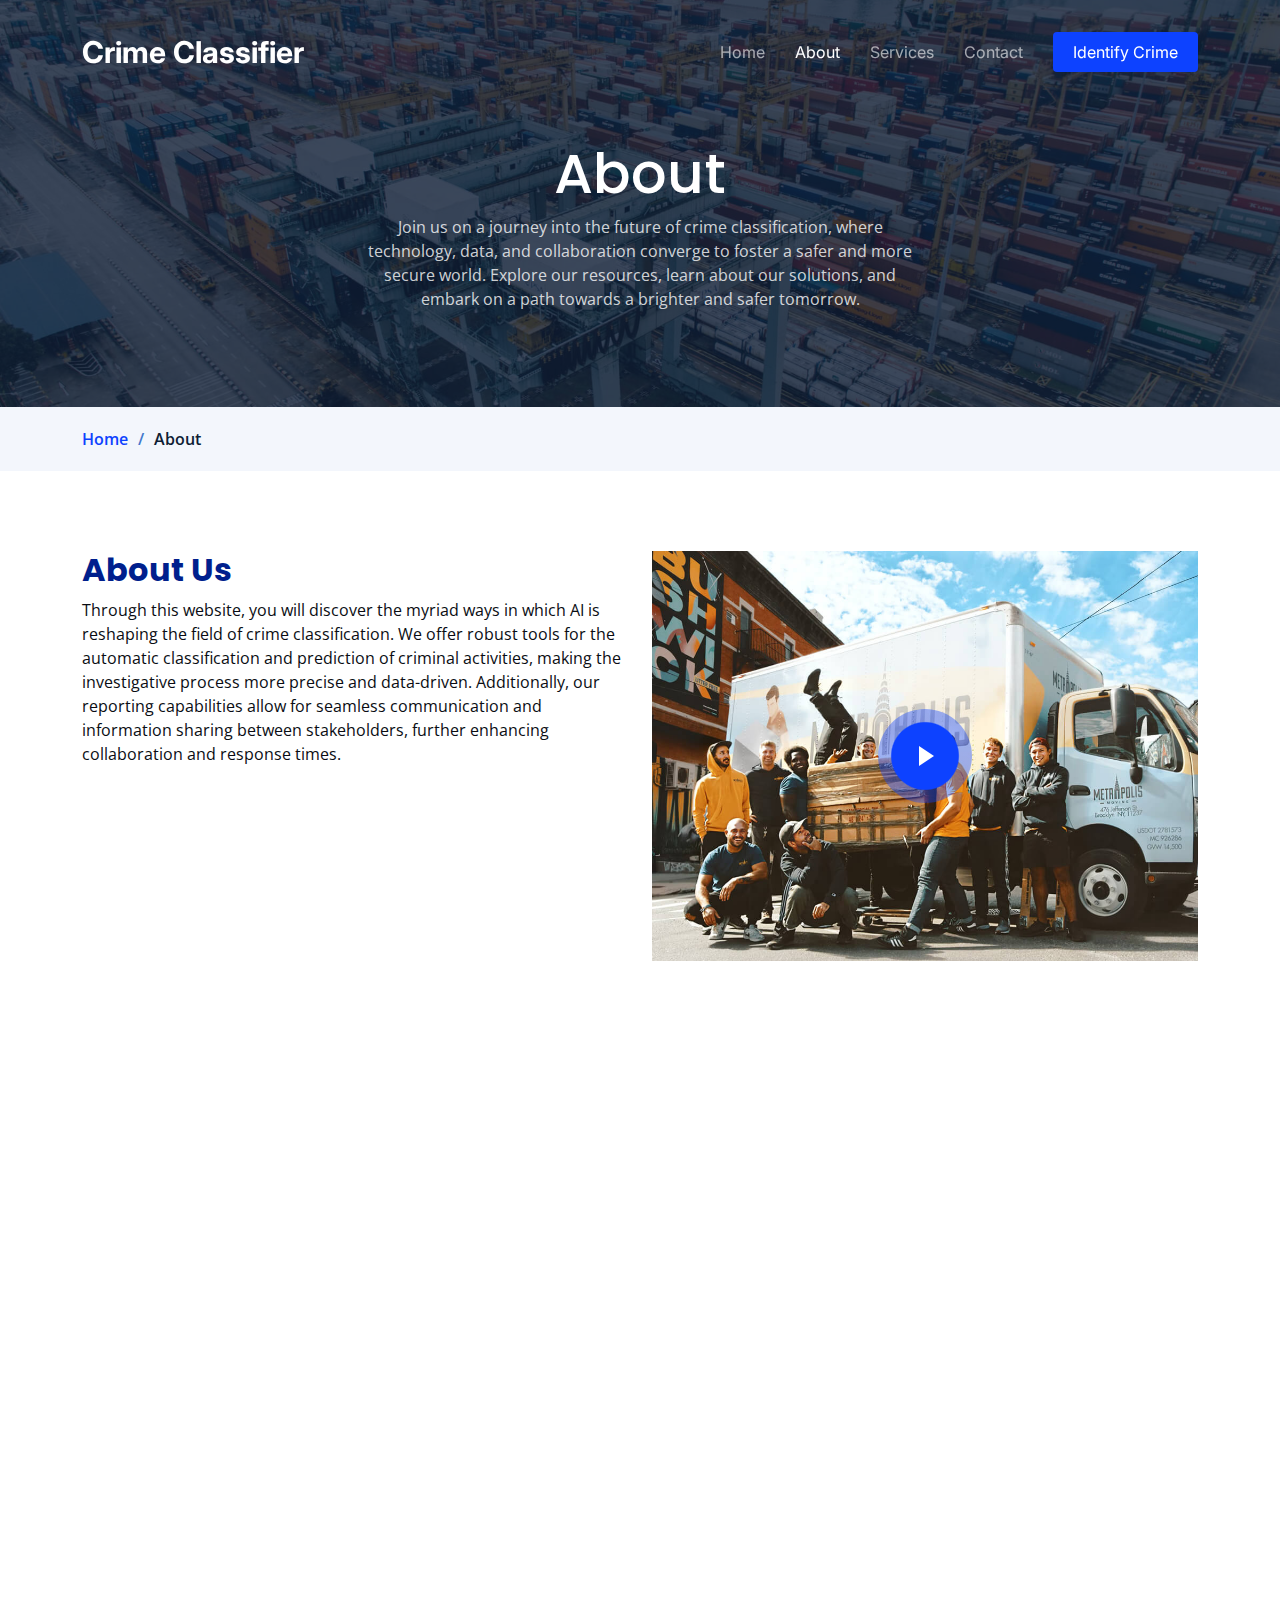
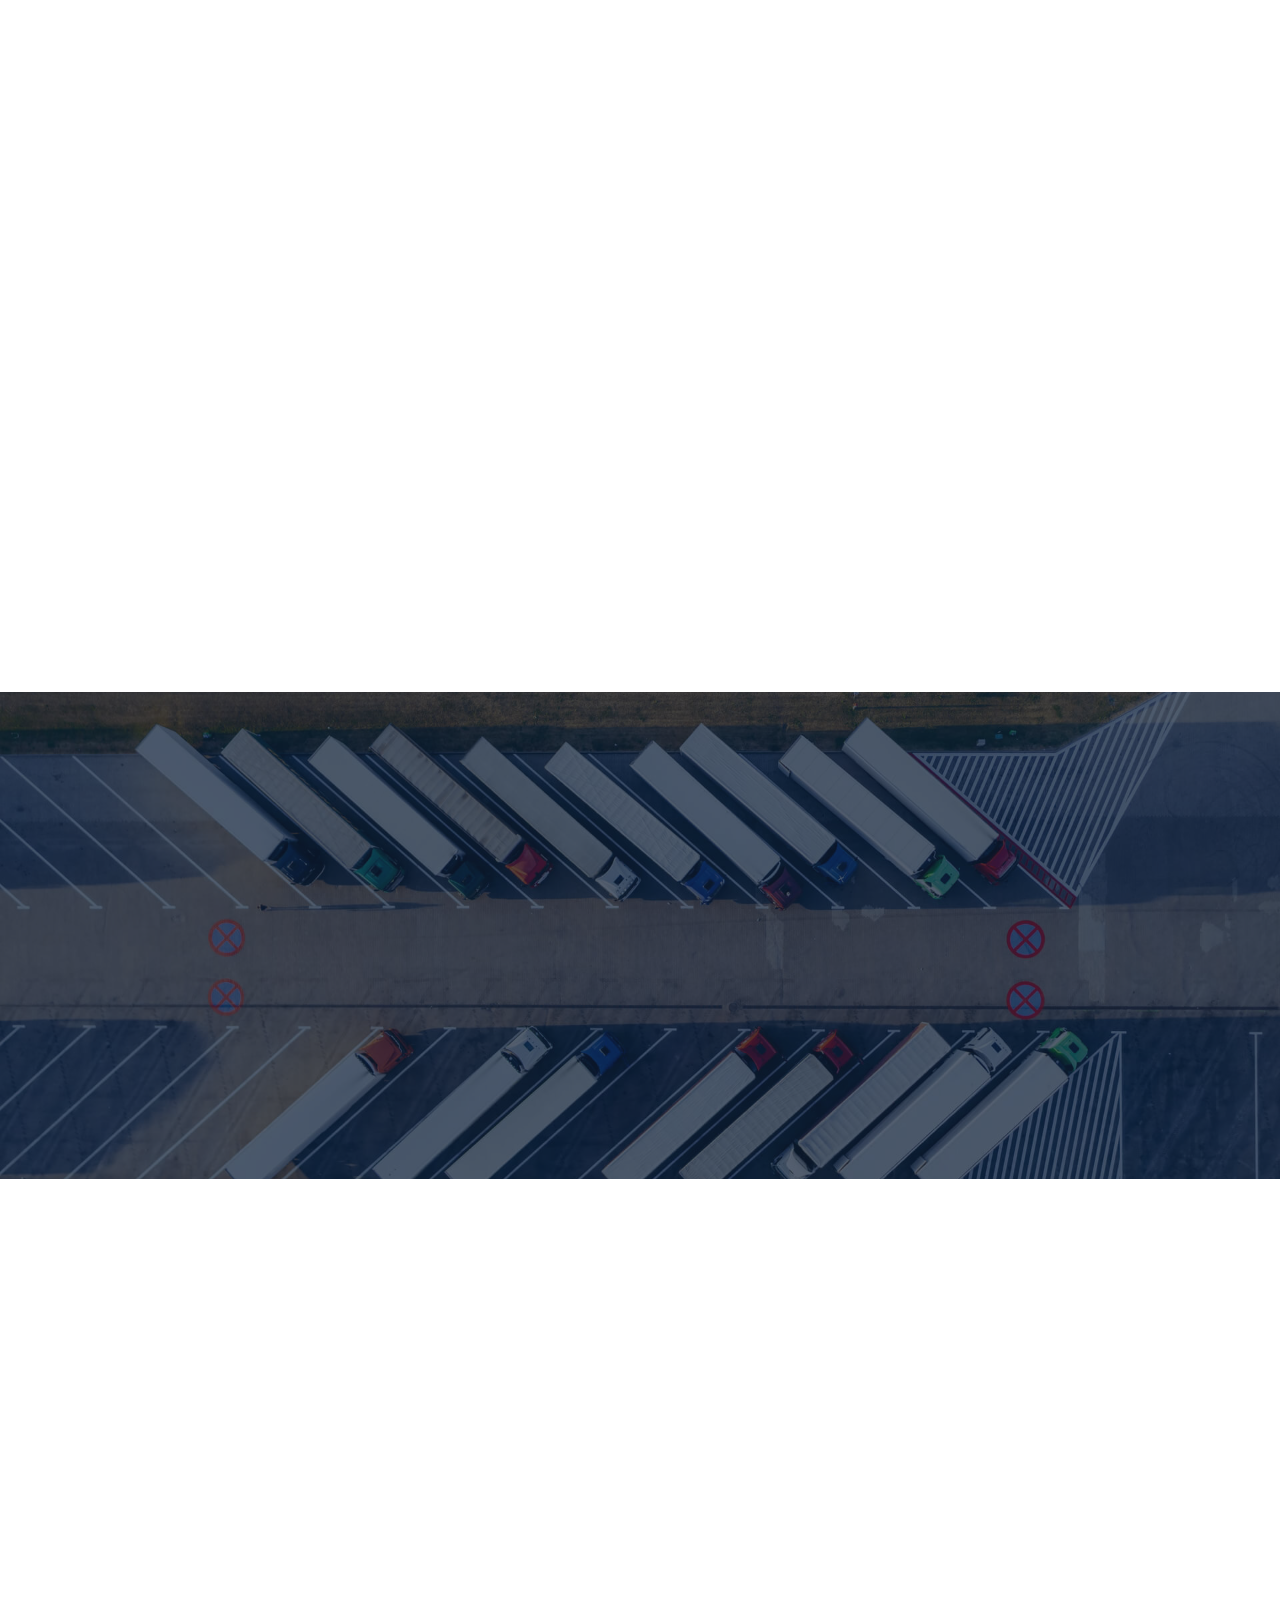
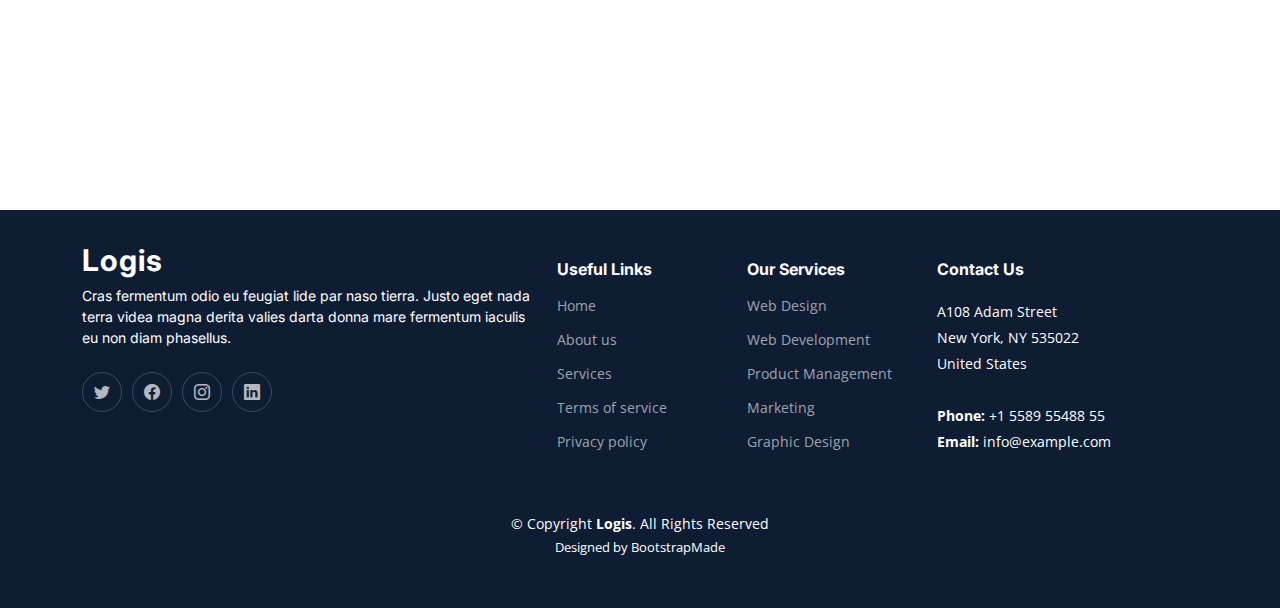
<file: about.html>
<!DOCTYPE html>
<html lang="en">

<head>
  <meta charset="utf-8">
  <meta content="width=device-width, initial-scale=1.0" name="viewport">

  <title>Logis Bootstrap Template - About</title>
  <meta content="" name="description">
  <meta content="" name="keywords">

  <!-- Favicons -->
  <link href="assets/img/favicon.png" rel="icon">
  <link href="assets/img/apple-touch-icon.png" rel="apple-touch-icon">

  <!-- Google Fonts -->
  <link rel="preconnect" href="https://fonts.googleapis.com">
  <link rel="preconnect" href="https://fonts.gstatic.com" crossorigin>
  <link href="https://fonts.googleapis.com/css2?family=Open+Sans:ital,wght@0,300;0,400;0,500;0,600;0,700;1,300;1,400;1,600;1,700&family=Poppins:ital,wght@0,300;0,400;0,500;0,600;0,700;1,300;1,400;1,500;1,600;1,700&family=Inter:ital,wght@0,300;0,400;0,500;0,600;0,700;1,300;1,400;1,500;1,600;1,700&display=swap" rel="stylesheet">

  <!-- Vendor CSS Files -->
  <link href="assets/vendor/bootstrap/css/bootstrap.min.css" rel="stylesheet">
  <link href="assets/vendor/bootstrap-icons/bootstrap-icons.css" rel="stylesheet">
  <link href="assets/vendor/fontawesome-free/css/all.min.css" rel="stylesheet">
  <link href="assets/vendor/glightbox/css/glightbox.min.css" rel="stylesheet">
  <link href="assets/vendor/swiper/swiper-bundle.min.css" rel="stylesheet">
  <link href="assets/vendor/aos/aos.css" rel="stylesheet">

  <!-- Template Main CSS File -->
  <link href="assets/css/main.css" rel="stylesheet">

  <!-- =======================================================
  * Template Name: Logis
  * Updated: Sep 18 2023 with Bootstrap v5.3.2
  * Template URL: https://bootstrapmade.com/logis-bootstrap-logistics-website-template/
  * Author: BootstrapMade.com
  * License: https://bootstrapmade.com/license/
  ======================================================== -->
</head>

<body>

  <!-- ======= Header ======= -->
  <header id="header" class="header d-flex align-items-center fixed-top">
    <div class="container-fluid container-xl d-flex align-items-center justify-content-between">

      <a href="index.html" class="logo d-flex align-items-center">
        <!-- Uncomment the line below if you also wish to use an image logo -->
        <!-- <img src="assets/img/logo.png" alt=""> -->
        <h1>Crime Classifier</h1>
      </a>

      <i class="mobile-nav-toggle mobile-nav-show bi bi-list"></i>
      <i class="mobile-nav-toggle mobile-nav-hide d-none bi bi-x"></i>
      <nav id="navbar" class="navbar">
        <ul>
          <li><a href="index.html">Home</a></li>
          <li><a href="about.html" class="active">About</a></li>
          <li><a href="services.html">Services</a></li>
          <!-- <li><a href="pricing.html">Pricing</a></li> -->
          <!-- <li class="dropdown"><a href="#"><span>Drop Down</span> <i class="bi bi-chevron-down dropdown-indicator"></i></a>
            <ul>
              <li><a href="#">Drop Down 1</a></li>
              <li class="dropdown"><a href="#"><span>Deep Drop Down</span> <i class="bi bi-chevron-down dropdown-indicator"></i></a>
                <ul>
                  <li><a href="#">Deep Drop Down 1</a></li>
                  <li><a href="#">Deep Drop Down 2</a></li>
                  <li><a href="#">Deep Drop Down 3</a></li>
                  <li><a href="#">Deep Drop Down 4</a></li>
                  <li><a href="#">Deep Drop Down 5</a></li>
                </ul>
              </li>
              <li><a href="#">Drop Down 2</a></li>
              <li><a href="#">Drop Down 3</a></li>
              <li><a href="#">Drop Down 4</a></li>
            </ul>
          </li> -->
          <li><a href="contact.html">Contact</a></li>
          <li><a class="get-a-quote" href="get-a-quote.html">Identify Crime</a></li>
        </ul>
      </nav><!-- .navbar -->

    </div>
  </header><!-- End Header -->
  <!-- End Header -->

  <main id="main">

    <!-- ======= Breadcrumbs ======= -->
    <div class="breadcrumbs">
      <div class="page-header d-flex align-items-center" style="background-image: url('assets/img/page-header.jpg');">
        <div class="container position-relative">
          <div class="row d-flex justify-content-center">
            <div class="col-lg-6 text-center">
              <h2>About</h2>
              <p>Join us on a journey into the future of crime classification, where technology, data, and collaboration converge to foster a safer and more secure world. Explore our resources, learn about our solutions, and embark on a path towards a brighter and safer tomorrow.</p>
            </div>
          </div>
        </div>
      </div>
      <nav>
        <div class="container">
          <ol>
            <li><a href="index.html">Home</a></li>
            <li>About</li>
          </ol>
        </div>
      </nav>
    </div><!-- End Breadcrumbs -->

    <!-- ======= About Us Section ======= -->
    <section id="about" class="about">
      <div class="container" data-aos="fade-up">

        <div class="row gy-4">
          <div class="col-lg-6 position-relative align-self-start order-lg-last order-first">
            <img src="assets/img/about.jpg" class="img-fluid" alt="">
            <a href="https://www.youtube.com/watch?v=LXb3EKWsInQ" class="glightbox play-btn"></a>
          </div>
          <div class="col-lg-6 content order-last  order-lg-first">
            <h3>About Us</h3>
            <p>
              Through this website, you will discover the myriad ways in which AI is reshaping the field of crime classification. We offer robust tools for the automatic classification and prediction of criminal activities, making the investigative process more precise and data-driven. Additionally, our reporting capabilities allow for seamless communication and information sharing between stakeholders, further enhancing collaboration and response times.
            </p>
            <ul>
              <li data-aos="fade-up" data-aos-delay="100">
                <i class="bi bi-diagram-3"></i>
                <div>
                  <h5>Ullamco laboris nisi ut aliquip consequat</h5>
                  <p>Magni facilis facilis repellendus cum excepturi quaerat praesentium libre trade</p>
                </div>
              </li>
              <li data-aos="fade-up" data-aos-delay="200">
                <i class="bi bi-fullscreen-exit"></i>
                <div>
                  <h5>Magnam soluta odio exercitationem reprehenderi</h5>
                  <p>Quo totam dolorum at pariatur aut distinctio dolorum laudantium illo direna pasata redi</p>
                </div>
              </li>
              <li data-aos="fade-up" data-aos-delay="300">
                <i class="bi bi-broadcast"></i>
                <div>
                  <h5>Voluptatem et qui exercitationem</h5>
                  <p>Et velit et eos maiores est tempora et quos dolorem autem tempora incidunt maxime veniam</p>
                </div>
              </li>
            </ul>
          </div>
        </div>

      </div>
    </section><!-- End About Us Section -->

    <!-- ======= Stats Counter Section ======= -->
    <section id="stats-counter" class="stats-counter pt-0">
      <div class="container" data-aos="fade-up">

        <div class="row gy-4">

          <div class="col-lg-3 col-md-6">
            <div class="stats-item text-center w-100 h-100">
              <span data-purecounter-start="0" data-purecounter-end="232" data-purecounter-duration="1" class="purecounter"></span>
              <p>Clients</p>
            </div>
          </div><!-- End Stats Item -->

          <div class="col-lg-3 col-md-6">
            <div class="stats-item text-center w-100 h-100">
              <span data-purecounter-start="0" data-purecounter-end="521" data-purecounter-duration="1" class="purecounter"></span>
              <p>Projects</p>
            </div>
          </div><!-- End Stats Item -->

          <div class="col-lg-3 col-md-6">
            <div class="stats-item text-center w-100 h-100">
              <span data-purecounter-start="0" data-purecounter-end="1453" data-purecounter-duration="1" class="purecounter"></span>
              <p>Hours Of Support</p>
            </div>
          </div><!-- End Stats Item -->

          <div class="col-lg-3 col-md-6">
            <div class="stats-item text-center w-100 h-100">
              <span data-purecounter-start="0" data-purecounter-end="32" data-purecounter-duration="1" class="purecounter"></span>
              <p>Workers</p>
            </div>
          </div><!-- End Stats Item -->

        </div>

      </div>
    </section><!-- End Stats Counter Section -->

    <!-- ======= Our Team Section ======= -->
    <section id="team" class="team pt-0">
      <div class="container" data-aos="fade-up">

        <div class="section-header">
          <span>Our Team</span>
          <h2>Our Team</h2>

        </div>

        <div class="row" data-aos="fade-up" data-aos-delay="100">

          <div class="col-lg-4 col-md-6 d-flex">
            <div class="member">
              <img src="assets/img/team/team-1.jpg" class="img-fluid" alt="">
              <div class="member-content">
                <h4>Walter White</h4>
                <span>Web Development</span>
                <p>
                  Magni qui quod omnis unde et eos fuga et exercitationem. Odio veritatis perspiciatis quaerat qui aut aut aut
                </p>
                <div class="social">
                  <a href=""><i class="bi bi-twitter"></i></a>
                  <a href=""><i class="bi bi-facebook"></i></a>
                  <a href=""><i class="bi bi-instagram"></i></a>
                  <a href=""><i class="bi bi-linkedin"></i></a>
                </div>
              </div>
            </div>
          </div><!-- End Team Member -->

          <div class="col-lg-4 col-md-6 d-flex">
            <div class="member">
              <img src="assets/img/team/team-2.jpg" class="img-fluid" alt="">
              <div class="member-content">
                <h4>Sarah Jhinson</h4>
                <span>Marketing</span>
                <p>
                  Repellat fugiat adipisci nemo illum nesciunt voluptas repellendus. In architecto rerum rerum temporibus
                </p>
                <div class="social">
                  <a href=""><i class="bi bi-twitter"></i></a>
                  <a href=""><i class="bi bi-facebook"></i></a>
                  <a href=""><i class="bi bi-instagram"></i></a>
                  <a href=""><i class="bi bi-linkedin"></i></a>
                </div>
              </div>
            </div>
          </div><!-- End Team Member -->

          <div class="col-lg-4 col-md-6 d-flex">
            <div class="member">
              <img src="assets/img/team/team-3.jpg" class="img-fluid" alt="">
              <div class="member-content">
                <h4>William Anderson</h4>
                <span>Content</span>
                <p>
                  Voluptas necessitatibus occaecati quia. Earum totam consequuntur qui porro et laborum toro des clara
                </p>
                <div class="social">
                  <a href=""><i class="bi bi-twitter"></i></a>
                  <a href=""><i class="bi bi-facebook"></i></a>
                  <a href=""><i class="bi bi-instagram"></i></a>
                  <a href=""><i class="bi bi-linkedin"></i></a>
                </div>
              </div>
            </div>
          </div><!-- End Team Member -->

        </div>

      </div>
    </section><!-- End Our Team Section -->

    <!-- ======= Testimonials Section ======= -->
    <section id="testimonials" class="testimonials">
      <div class="container">

        <div class="slides-1 swiper" data-aos="fade-up">
          <div class="swiper-wrapper">

            <div class="swiper-slide">
              <div class="testimonial-item">
                <img src="assets/img/testimonials/testimonials-1.jpg" class="testimonial-img" alt="">
                <h3>Saul Goodman</h3>
                <h4>Ceo &amp; Founder</h4>
                <div class="stars">
                  <i class="bi bi-star-fill"></i><i class="bi bi-star-fill"></i><i class="bi bi-star-fill"></i><i class="bi bi-star-fill"></i><i class="bi bi-star-fill"></i>
                </div>
                <p>
                  <i class="bi bi-quote quote-icon-left"></i>
                  Proin iaculis purus consequat sem cure digni ssim donec porttitora entum suscipit rhoncus. Accusantium quam, ultricies eget id, aliquam eget nibh et. Maecen aliquam, risus at semper.
                  <i class="bi bi-quote quote-icon-right"></i>
                </p>
              </div>
            </div><!-- End testimonial item -->

            <div class="swiper-slide">
              <div class="testimonial-item">
                <img src="assets/img/testimonials/testimonials-2.jpg" class="testimonial-img" alt="">
                <h3>Sara Wilsson</h3>
                <h4>Designer</h4>
                <div class="stars">
                  <i class="bi bi-star-fill"></i><i class="bi bi-star-fill"></i><i class="bi bi-star-fill"></i><i class="bi bi-star-fill"></i><i class="bi bi-star-fill"></i>
                </div>
                <p>
                  <i class="bi bi-quote quote-icon-left"></i>
                  Export tempor illum tamen malis malis eram quae irure esse labore quem cillum quid cillum eram malis quorum velit fore eram velit sunt aliqua noster fugiat irure amet legam anim culpa.
                  <i class="bi bi-quote quote-icon-right"></i>
                </p>
              </div>
            </div><!-- End testimonial item -->

            <div class="swiper-slide">
              <div class="testimonial-item">
                <img src="assets/img/testimonials/testimonials-3.jpg" class="testimonial-img" alt="">
                <h3>Jena Karlis</h3>
                <h4>Store Owner</h4>
                <div class="stars">
                  <i class="bi bi-star-fill"></i><i class="bi bi-star-fill"></i><i class="bi bi-star-fill"></i><i class="bi bi-star-fill"></i><i class="bi bi-star-fill"></i>
                </div>
                <p>
                  <i class="bi bi-quote quote-icon-left"></i>
                  Enim nisi quem export duis labore cillum quae magna enim sint quorum nulla quem veniam duis minim tempor labore quem eram duis noster aute amet eram fore quis sint minim.
                  <i class="bi bi-quote quote-icon-right"></i>
                </p>
              </div>
            </div><!-- End testimonial item -->

            <div class="swiper-slide">
              <div class="testimonial-item">
                <img src="assets/img/testimonials/testimonials-4.jpg" class="testimonial-img" alt="">
                <h3>Matt Brandon</h3>
                <h4>Freelancer</h4>
                <div class="stars">
                  <i class="bi bi-star-fill"></i><i class="bi bi-star-fill"></i><i class="bi bi-star-fill"></i><i class="bi bi-star-fill"></i><i class="bi bi-star-fill"></i>
                </div>
                <p>
                  <i class="bi bi-quote quote-icon-left"></i>
                  Fugiat enim eram quae cillum dolore dolor amet nulla culpa multos export minim fugiat minim velit minim dolor enim duis veniam ipsum anim magna sunt elit fore quem dolore labore illum veniam.
                  <i class="bi bi-quote quote-icon-right"></i>
                </p>
              </div>
            </div><!-- End testimonial item -->

            <div class="swiper-slide">
              <div class="testimonial-item">
                <img src="assets/img/testimonials/testimonials-5.jpg" class="testimonial-img" alt="">
                <h3>John Larson</h3>
                <h4>Entrepreneur</h4>
                <div class="stars">
                  <i class="bi bi-star-fill"></i><i class="bi bi-star-fill"></i><i class="bi bi-star-fill"></i><i class="bi bi-star-fill"></i><i class="bi bi-star-fill"></i>
                </div>
                <p>
                  <i class="bi bi-quote quote-icon-left"></i>
                  Quis quorum aliqua sint quem legam fore sunt eram irure aliqua veniam tempor noster veniam enim culpa labore duis sunt culpa nulla illum cillum fugiat legam esse veniam culpa fore nisi cillum quid.
                  <i class="bi bi-quote quote-icon-right"></i>
                </p>
              </div>
            </div><!-- End testimonial item -->

          </div>
          <div class="swiper-pagination"></div>
        </div>

      </div>
    </section><!-- End Testimonials Section -->

    <!-- ======= Frequently Asked Questions Section ======= -->
    <section id="faq" class="faq">
      <div class="container" data-aos="fade-up">

        <div class="section-header">
          <span>Frequently Asked Questions</span>
          <h2>Frequently Asked Questions</h2>

        </div>

        <div class="row justify-content-center" data-aos="fade-up" data-aos-delay="200">
          <div class="col-lg-10">

            <div class="accordion accordion-flush" id="faqlist">

              <div class="accordion-item">
                <h3 class="accordion-header">
                  <button class="accordion-button collapsed" type="button" data-bs-toggle="collapse" data-bs-target="#faq-content-1">
                    <i class="bi bi-question-circle question-icon"></i>
                    Non consectetur a erat nam at lectus urna duis?
                  </button>
                </h3>
                <div id="faq-content-1" class="accordion-collapse collapse" data-bs-parent="#faqlist">
                  <div class="accordion-body">
                    Feugiat pretium nibh ipsum consequat. Tempus iaculis urna id volutpat lacus laoreet non curabitur gravida. Venenatis lectus magna fringilla urna porttitor rhoncus dolor purus non.
                  </div>
                </div>
              </div><!-- # Faq item-->

              <div class="accordion-item">
                <h3 class="accordion-header">
                  <button class="accordion-button collapsed" type="button" data-bs-toggle="collapse" data-bs-target="#faq-content-2">
                    <i class="bi bi-question-circle question-icon"></i>
                    Feugiat scelerisque varius morbi enim nunc faucibus a pellentesque?
                  </button>
                </h3>
                <div id="faq-content-2" class="accordion-collapse collapse" data-bs-parent="#faqlist">
                  <div class="accordion-body">
                    Dolor sit amet consectetur adipiscing elit pellentesque habitant morbi. Id interdum velit laoreet id donec ultrices. Fringilla phasellus faucibus scelerisque eleifend donec pretium. Est pellentesque elit ullamcorper dignissim. Mauris ultrices eros in cursus turpis massa tincidunt dui.
                  </div>
                </div>
              </div><!-- # Faq item-->

              <div class="accordion-item">
                <h3 class="accordion-header">
                  <button class="accordion-button collapsed" type="button" data-bs-toggle="collapse" data-bs-target="#faq-content-3">
                    <i class="bi bi-question-circle question-icon"></i>
                    Dolor sit amet consectetur adipiscing elit pellentesque habitant morbi?
                  </button>
                </h3>
                <div id="faq-content-3" class="accordion-collapse collapse" data-bs-parent="#faqlist">
                  <div class="accordion-body">
                    Eleifend mi in nulla posuere sollicitudin aliquam ultrices sagittis orci. Faucibus pulvinar elementum integer enim. Sem nulla pharetra diam sit amet nisl suscipit. Rutrum tellus pellentesque eu tincidunt. Lectus urna duis convallis convallis tellus. Urna molestie at elementum eu facilisis sed odio morbi quis
                  </div>
                </div>
              </div><!-- # Faq item-->

              <div class="accordion-item">
                <h3 class="accordion-header">
                  <button class="accordion-button collapsed" type="button" data-bs-toggle="collapse" data-bs-target="#faq-content-4">
                    <i class="bi bi-question-circle question-icon"></i>
                    Ac odio tempor orci dapibus. Aliquam eleifend mi in nulla?
                  </button>
                </h3>
                <div id="faq-content-4" class="accordion-collapse collapse" data-bs-parent="#faqlist">
                  <div class="accordion-body">
                    <i class="bi bi-question-circle question-icon"></i>
                    Dolor sit amet consectetur adipiscing elit pellentesque habitant morbi. Id interdum velit laoreet id donec ultrices. Fringilla phasellus faucibus scelerisque eleifend donec pretium. Est pellentesque elit ullamcorper dignissim. Mauris ultrices eros in cursus turpis massa tincidunt dui.
                  </div>
                </div>
              </div><!-- # Faq item-->

              <div class="accordion-item">
                <h3 class="accordion-header">
                  <button class="accordion-button collapsed" type="button" data-bs-toggle="collapse" data-bs-target="#faq-content-5">
                    <i class="bi bi-question-circle question-icon"></i>
                    Tempus quam pellentesque nec nam aliquam sem et tortor consequat?
                  </button>
                </h3>
                <div id="faq-content-5" class="accordion-collapse collapse" data-bs-parent="#faqlist">
                  <div class="accordion-body">
                    Molestie a iaculis at erat pellentesque adipiscing commodo. Dignissim suspendisse in est ante in. Nunc vel risus commodo viverra maecenas accumsan. Sit amet nisl suscipit adipiscing bibendum est. Purus gravida quis blandit turpis cursus in
                  </div>
                </div>
              </div><!-- # Faq item-->

            </div>

          </div>
        </div>

      </div>
    </section><!-- End Frequently Asked Questions Section -->

  </main><!-- End #main -->

  <!-- ======= Footer ======= -->
  <footer id="footer" class="footer">

    <div class="container">
      <div class="row gy-4">
        <div class="col-lg-5 col-md-12 footer-info">
          <a href="index.html" class="logo d-flex align-items-center">
            <span>Logis</span>
          </a>
          <p>Cras fermentum odio eu feugiat lide par naso tierra. Justo eget nada terra videa magna derita valies darta donna mare fermentum iaculis eu non diam phasellus.</p>
          <div class="social-links d-flex mt-4">
            <a href="#" class="twitter"><i class="bi bi-twitter"></i></a>
            <a href="#" class="facebook"><i class="bi bi-facebook"></i></a>
            <a href="#" class="instagram"><i class="bi bi-instagram"></i></a>
            <a href="#" class="linkedin"><i class="bi bi-linkedin"></i></a>
          </div>
        </div>

        <div class="col-lg-2 col-6 footer-links">
          <h4>Useful Links</h4>
          <ul>
            <li><a href="#">Home</a></li>
            <li><a href="#">About us</a></li>
            <li><a href="#">Services</a></li>
            <li><a href="#">Terms of service</a></li>
            <li><a href="#">Privacy policy</a></li>
          </ul>
        </div>

        <div class="col-lg-2 col-6 footer-links">
          <h4>Our Services</h4>
          <ul>
            <li><a href="#">Web Design</a></li>
            <li><a href="#">Web Development</a></li>
            <li><a href="#">Product Management</a></li>
            <li><a href="#">Marketing</a></li>
            <li><a href="#">Graphic Design</a></li>
          </ul>
        </div>

        <div class="col-lg-3 col-md-12 footer-contact text-center text-md-start">
          <h4>Contact Us</h4>
          <p>
            A108 Adam Street <br>
            New York, NY 535022<br>
            United States <br><br>
            <strong>Phone:</strong> +1 5589 55488 55<br>
            <strong>Email:</strong> info@example.com<br>
          </p>

        </div>

      </div>
    </div>

    <div class="container mt-4">
      <div class="copyright">
        &copy; Copyright <strong><span>Logis</span></strong>. All Rights Reserved
      </div>
      <div class="credits">
        <!-- All the links in the footer should remain intact. -->
        <!-- You can delete the links only if you purchased the pro version. -->
        <!-- Licensing information: https://bootstrapmade.com/license/ -->
        <!-- Purchase the pro version with working PHP/AJAX contact form: https://bootstrapmade.com/logis-bootstrap-logistics-website-template/ -->
        Designed by <a href="https://bootstrapmade.com/">BootstrapMade</a>
      </div>
    </div>

  </footer><!-- End Footer -->
  <!-- End Footer -->

  <a href="#" class="scroll-top d-flex align-items-center justify-content-center"><i class="bi bi-arrow-up-short"></i></a>

  <div id="preloader"></div>

  <!-- Vendor JS Files -->
  <script src="assets/vendor/bootstrap/js/bootstrap.bundle.min.js"></script>
  <script src="assets/vendor/purecounter/purecounter_vanilla.js"></script>
  <script src="assets/vendor/glightbox/js/glightbox.min.js"></script>
  <script src="assets/vendor/swiper/swiper-bundle.min.js"></script>
  <script src="assets/vendor/aos/aos.js"></script>
  <script src="assets/vendor/php-email-form/validate.js"></script>

  <!-- Template Main JS File -->
  <script src="assets/js/main.js"></script>

</body>

</html>
</file>
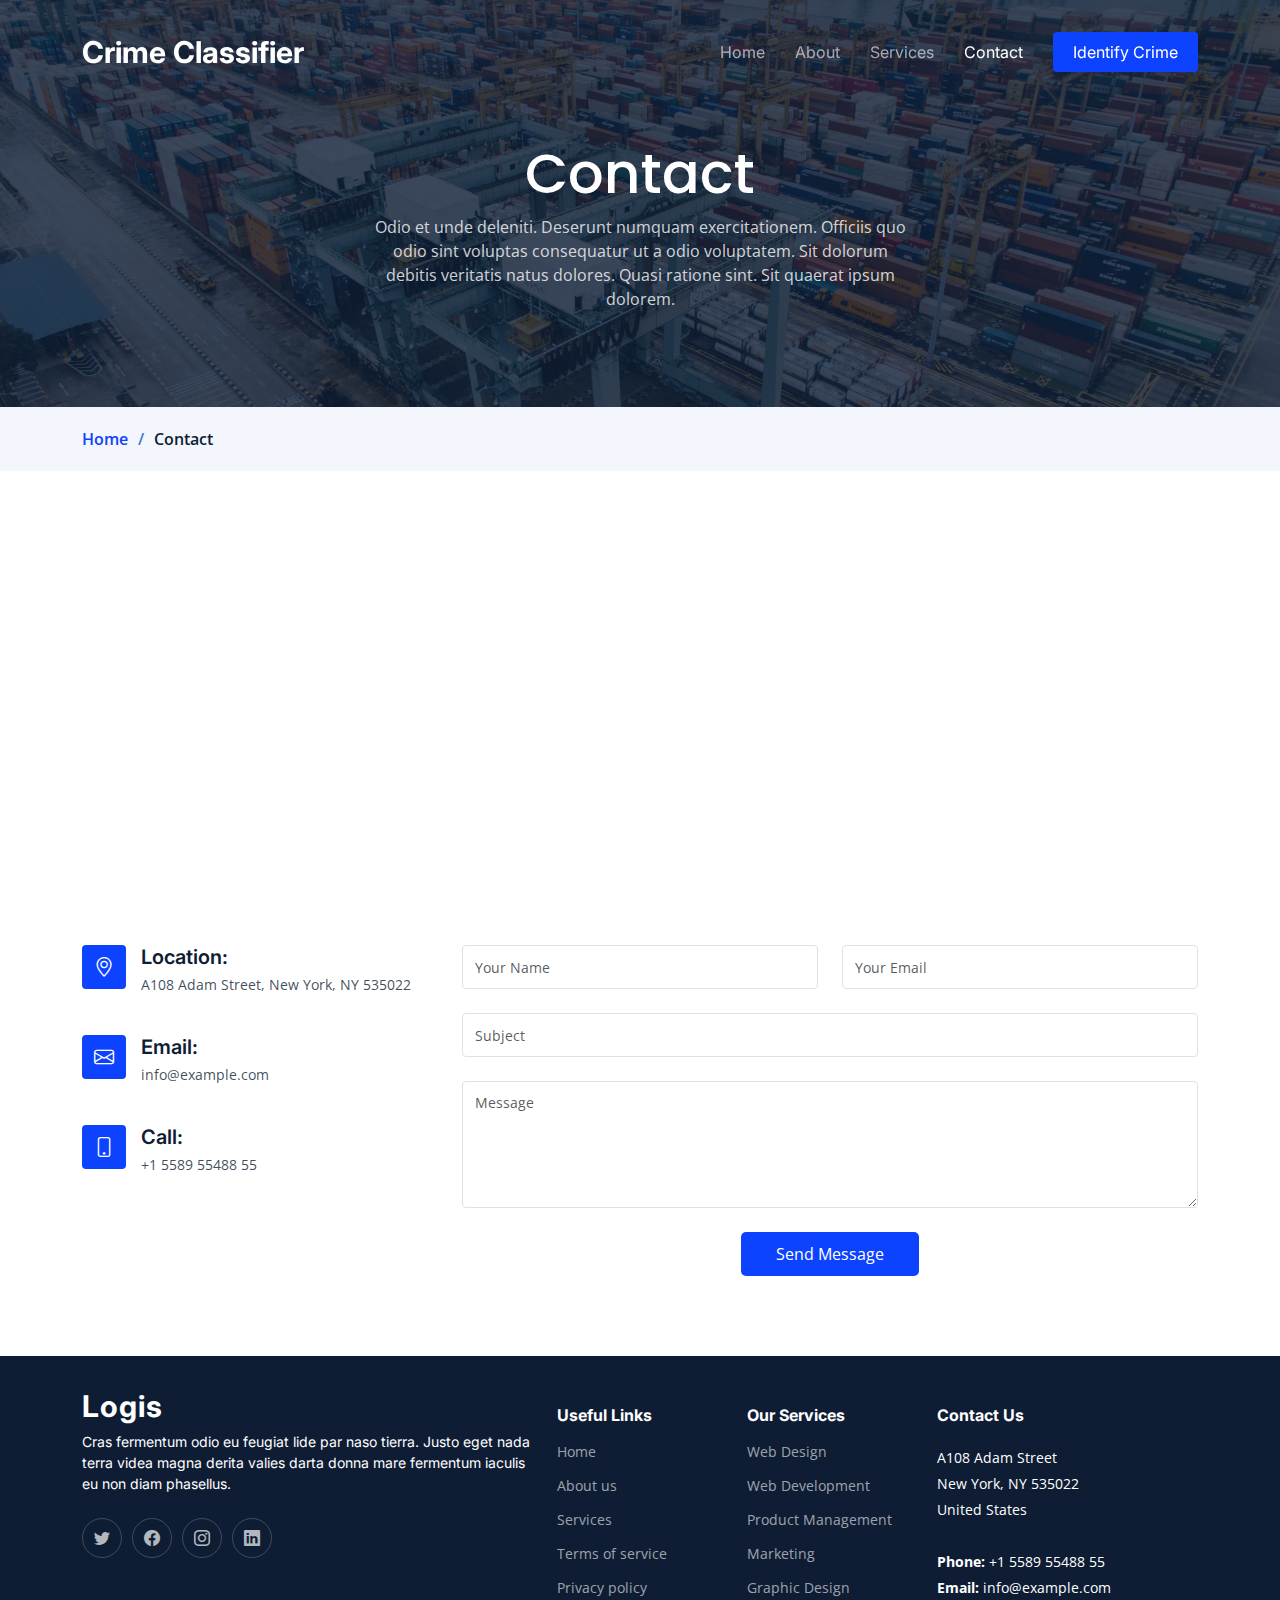
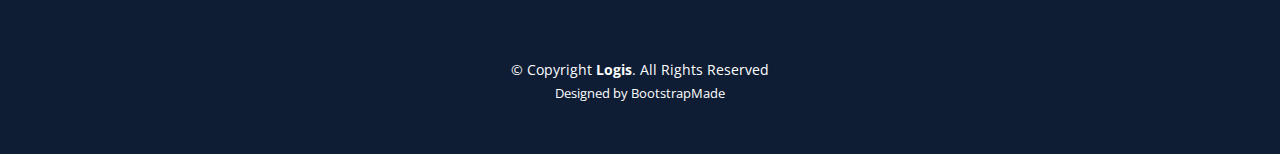
<file: contact.html>
<!DOCTYPE html>
<html lang="en">

<head>
  <meta charset="utf-8">
  <meta content="width=device-width, initial-scale=1.0" name="viewport">

  <title>Logis Bootstrap Template - Contact</title>
  <meta content="" name="description">
  <meta content="" name="keywords">

  <!-- Favicons -->
  <link href="assets/img/favicon.png" rel="icon">
  <link href="assets/img/apple-touch-icon.png" rel="apple-touch-icon">

  <!-- Google Fonts -->
  <link rel="preconnect" href="https://fonts.googleapis.com">
  <link rel="preconnect" href="https://fonts.gstatic.com" crossorigin>
  <link href="https://fonts.googleapis.com/css2?family=Open+Sans:ital,wght@0,300;0,400;0,500;0,600;0,700;1,300;1,400;1,600;1,700&family=Poppins:ital,wght@0,300;0,400;0,500;0,600;0,700;1,300;1,400;1,500;1,600;1,700&family=Inter:ital,wght@0,300;0,400;0,500;0,600;0,700;1,300;1,400;1,500;1,600;1,700&display=swap" rel="stylesheet">

  <!-- Vendor CSS Files -->
  <link href="assets/vendor/bootstrap/css/bootstrap.min.css" rel="stylesheet">
  <link href="assets/vendor/bootstrap-icons/bootstrap-icons.css" rel="stylesheet">
  <link href="assets/vendor/fontawesome-free/css/all.min.css" rel="stylesheet">
  <link href="assets/vendor/glightbox/css/glightbox.min.css" rel="stylesheet">
  <link href="assets/vendor/swiper/swiper-bundle.min.css" rel="stylesheet">
  <link href="assets/vendor/aos/aos.css" rel="stylesheet">

  <!-- Template Main CSS File -->
  <link href="assets/css/main.css" rel="stylesheet">

  <!-- =======================================================
  * Template Name: Logis
  * Updated: Sep 18 2023 with Bootstrap v5.3.2
  * Template URL: https://bootstrapmade.com/logis-bootstrap-logistics-website-template/
  * Author: BootstrapMade.com
  * License: https://bootstrapmade.com/license/
  ======================================================== -->
</head>

<body>

  <!-- ======= Header ======= -->
  <header id="header" class="header d-flex align-items-center fixed-top">
    <div class="container-fluid container-xl d-flex align-items-center justify-content-between">

      <a href="index.html" class="logo d-flex align-items-center">
        <!-- Uncomment the line below if you also wish to use an image logo -->
        <!-- <img src="assets/img/logo.png" alt=""> -->
        <h1>Crime Classifier</h1>
      </a>

      <i class="mobile-nav-toggle mobile-nav-show bi bi-list"></i>
      <i class="mobile-nav-toggle mobile-nav-hide d-none bi bi-x"></i>
      <nav id="navbar" class="navbar">
        <ul>
          <li><a href="index.html">Home</a></li>
          <li><a href="about.html">About</a></li>
          <li><a href="services.html">Services</a></li>
          <!-- <li><a href="pricing.html">Pricing</a></li> -->
          <!-- <li class="dropdown"><a href="#"><span>Drop Down</span> <i class="bi bi-chevron-down dropdown-indicator"></i></a>
            <ul>
              <li><a href="#">Drop Down 1</a></li>
              <li class="dropdown"><a href="#"><span>Deep Drop Down</span> <i class="bi bi-chevron-down dropdown-indicator"></i></a>
                <ul>
                  <li><a href="#">Deep Drop Down 1</a></li>
                  <li><a href="#">Deep Drop Down 2</a></li>
                  <li><a href="#">Deep Drop Down 3</a></li>
                  <li><a href="#">Deep Drop Down 4</a></li>
                  <li><a href="#">Deep Drop Down 5</a></li>
                </ul>
              </li>
              <li><a href="#">Drop Down 2</a></li>
              <li><a href="#">Drop Down 3</a></li>
              <li><a href="#">Drop Down 4</a></li>
            </ul>
          </li> -->
          <li><a href="contact.html" class="active">Contact</a></li>
          <li><a class="get-a-quote" href="get-a-quote.html">Identify Crime</a></li>
        </ul>
      </nav><!-- .navbar -->

    </div>
  </header><!-- End Header -->
  <!-- End Header -->

  <main id="main">

    <!-- ======= Breadcrumbs ======= -->
    <div class="breadcrumbs">
      <div class="page-header d-flex align-items-center" style="background-image: url('assets/img/page-header.jpg');">
        <div class="container position-relative">
          <div class="row d-flex justify-content-center">
            <div class="col-lg-6 text-center">
              <h2>Contact</h2>
              <p>Odio et unde deleniti. Deserunt numquam exercitationem. Officiis quo odio sint voluptas consequatur ut a odio voluptatem. Sit dolorum debitis veritatis natus dolores. Quasi ratione sint. Sit quaerat ipsum dolorem.</p>
            </div>
          </div>
        </div>
      </div>
      <nav>
        <div class="container">
          <ol>
            <li><a href="index.html">Home</a></li>
            <li>Contact</li>
          </ol>
        </div>
      </nav>
    </div><!-- End Breadcrumbs -->

    <!-- ======= Contact Section ======= -->
    <section id="contact" class="contact">
      <div class="container" data-aos="fade-up">

        <div>
          <iframe style="border:0; width: 100%; height: 340px;" src="https://www.google.com/maps/embed?pb=!1m14!1m8!1m3!1d12097.433213460943!2d-74.0062269!3d40.7101282!3m2!1i1024!2i768!4f13.1!3m3!1m2!1s0x0%3A0xb89d1fe6bc499443!2sDowntown+Conference+Center!5e0!3m2!1smk!2sbg!4v1539943755621" frameborder="0" allowfullscreen></iframe>
        </div><!-- End Google Maps -->

        <div class="row gy-4 mt-4">

          <div class="col-lg-4">

            <div class="info-item d-flex">
              <i class="bi bi-geo-alt flex-shrink-0"></i>
              <div>
                <h4>Location:</h4>
                <p>A108 Adam Street, New York, NY 535022</p>
              </div>
            </div><!-- End Info Item -->

            <div class="info-item d-flex">
              <i class="bi bi-envelope flex-shrink-0"></i>
              <div>
                <h4>Email:</h4>
                <p>info@example.com</p>
              </div>
            </div><!-- End Info Item -->

            <div class="info-item d-flex">
              <i class="bi bi-phone flex-shrink-0"></i>
              <div>
                <h4>Call:</h4>
                <p>+1 5589 55488 55</p>
              </div>
            </div><!-- End Info Item -->

          </div>

          <div class="col-lg-8">
            <form action="forms/contact.php" method="post" role="form" class="php-email-form">
              <div class="row">
                <div class="col-md-6 form-group">
                  <input type="text" name="name" class="form-control" id="name" placeholder="Your Name" required>
                </div>
                <div class="col-md-6 form-group mt-3 mt-md-0">
                  <input type="email" class="form-control" name="email" id="email" placeholder="Your Email" required>
                </div>
              </div>
              <div class="form-group mt-3">
                <input type="text" class="form-control" name="subject" id="subject" placeholder="Subject" required>
              </div>
              <div class="form-group mt-3">
                <textarea class="form-control" name="message" rows="5" placeholder="Message" required></textarea>
              </div>
              <div class="my-3">
                <div class="loading">Loading</div>
                <div class="error-message"></div>
                <div class="sent-message">Your message has been sent. Thank you!</div>
              </div>
              <div class="text-center"><button type="submit">Send Message</button></div>
            </form>
          </div><!-- End Contact Form -->

        </div>

      </div>
    </section><!-- End Contact Section -->

  </main><!-- End #main -->

  <!-- ======= Footer ======= -->
  <footer id="footer" class="footer">

    <div class="container">
      <div class="row gy-4">
        <div class="col-lg-5 col-md-12 footer-info">
          <a href="index.html" class="logo d-flex align-items-center">
            <span>Logis</span>
          </a>
          <p>Cras fermentum odio eu feugiat lide par naso tierra. Justo eget nada terra videa magna derita valies darta donna mare fermentum iaculis eu non diam phasellus.</p>
          <div class="social-links d-flex mt-4">
            <a href="#" class="twitter"><i class="bi bi-twitter"></i></a>
            <a href="#" class="facebook"><i class="bi bi-facebook"></i></a>
            <a href="#" class="instagram"><i class="bi bi-instagram"></i></a>
            <a href="#" class="linkedin"><i class="bi bi-linkedin"></i></a>
          </div>
        </div>

        <div class="col-lg-2 col-6 footer-links">
          <h4>Useful Links</h4>
          <ul>
            <li><a href="#">Home</a></li>
            <li><a href="#">About us</a></li>
            <li><a href="#">Services</a></li>
            <li><a href="#">Terms of service</a></li>
            <li><a href="#">Privacy policy</a></li>
          </ul>
        </div>

        <div class="col-lg-2 col-6 footer-links">
          <h4>Our Services</h4>
          <ul>
            <li><a href="#">Web Design</a></li>
            <li><a href="#">Web Development</a></li>
            <li><a href="#">Product Management</a></li>
            <li><a href="#">Marketing</a></li>
            <li><a href="#">Graphic Design</a></li>
          </ul>
        </div>

        <div class="col-lg-3 col-md-12 footer-contact text-center text-md-start">
          <h4>Contact Us</h4>
          <p>
            A108 Adam Street <br>
            New York, NY 535022<br>
            United States <br><br>
            <strong>Phone:</strong> +1 5589 55488 55<br>
            <strong>Email:</strong> info@example.com<br>
          </p>

        </div>

      </div>
    </div>

    <div class="container mt-4">
      <div class="copyright">
        &copy; Copyright <strong><span>Logis</span></strong>. All Rights Reserved
      </div>
      <div class="credits">
        <!-- All the links in the footer should remain intact. -->
        <!-- You can delete the links only if you purchased the pro version. -->
        <!-- Licensing information: https://bootstrapmade.com/license/ -->
        <!-- Purchase the pro version with working PHP/AJAX contact form: https://bootstrapmade.com/logis-bootstrap-logistics-website-template/ -->
        Designed by <a href="https://bootstrapmade.com/">BootstrapMade</a>
      </div>
    </div>

  </footer><!-- End Footer -->
  <!-- End Footer -->

  <a href="#" class="scroll-top d-flex align-items-center justify-content-center"><i class="bi bi-arrow-up-short"></i></a>

  <div id="preloader"></div>

  <!-- Vendor JS Files -->
  <script src="assets/vendor/bootstrap/js/bootstrap.bundle.min.js"></script>
  <script src="assets/vendor/purecounter/purecounter_vanilla.js"></script>
  <script src="assets/vendor/glightbox/js/glightbox.min.js"></script>
  <script src="assets/vendor/swiper/swiper-bundle.min.js"></script>
  <script src="assets/vendor/aos/aos.js"></script>
  <script src="assets/vendor/php-email-form/validate.js"></script>

  <!-- Template Main JS File -->
  <script src="assets/js/main.js"></script>

</body>

</html>
</file>
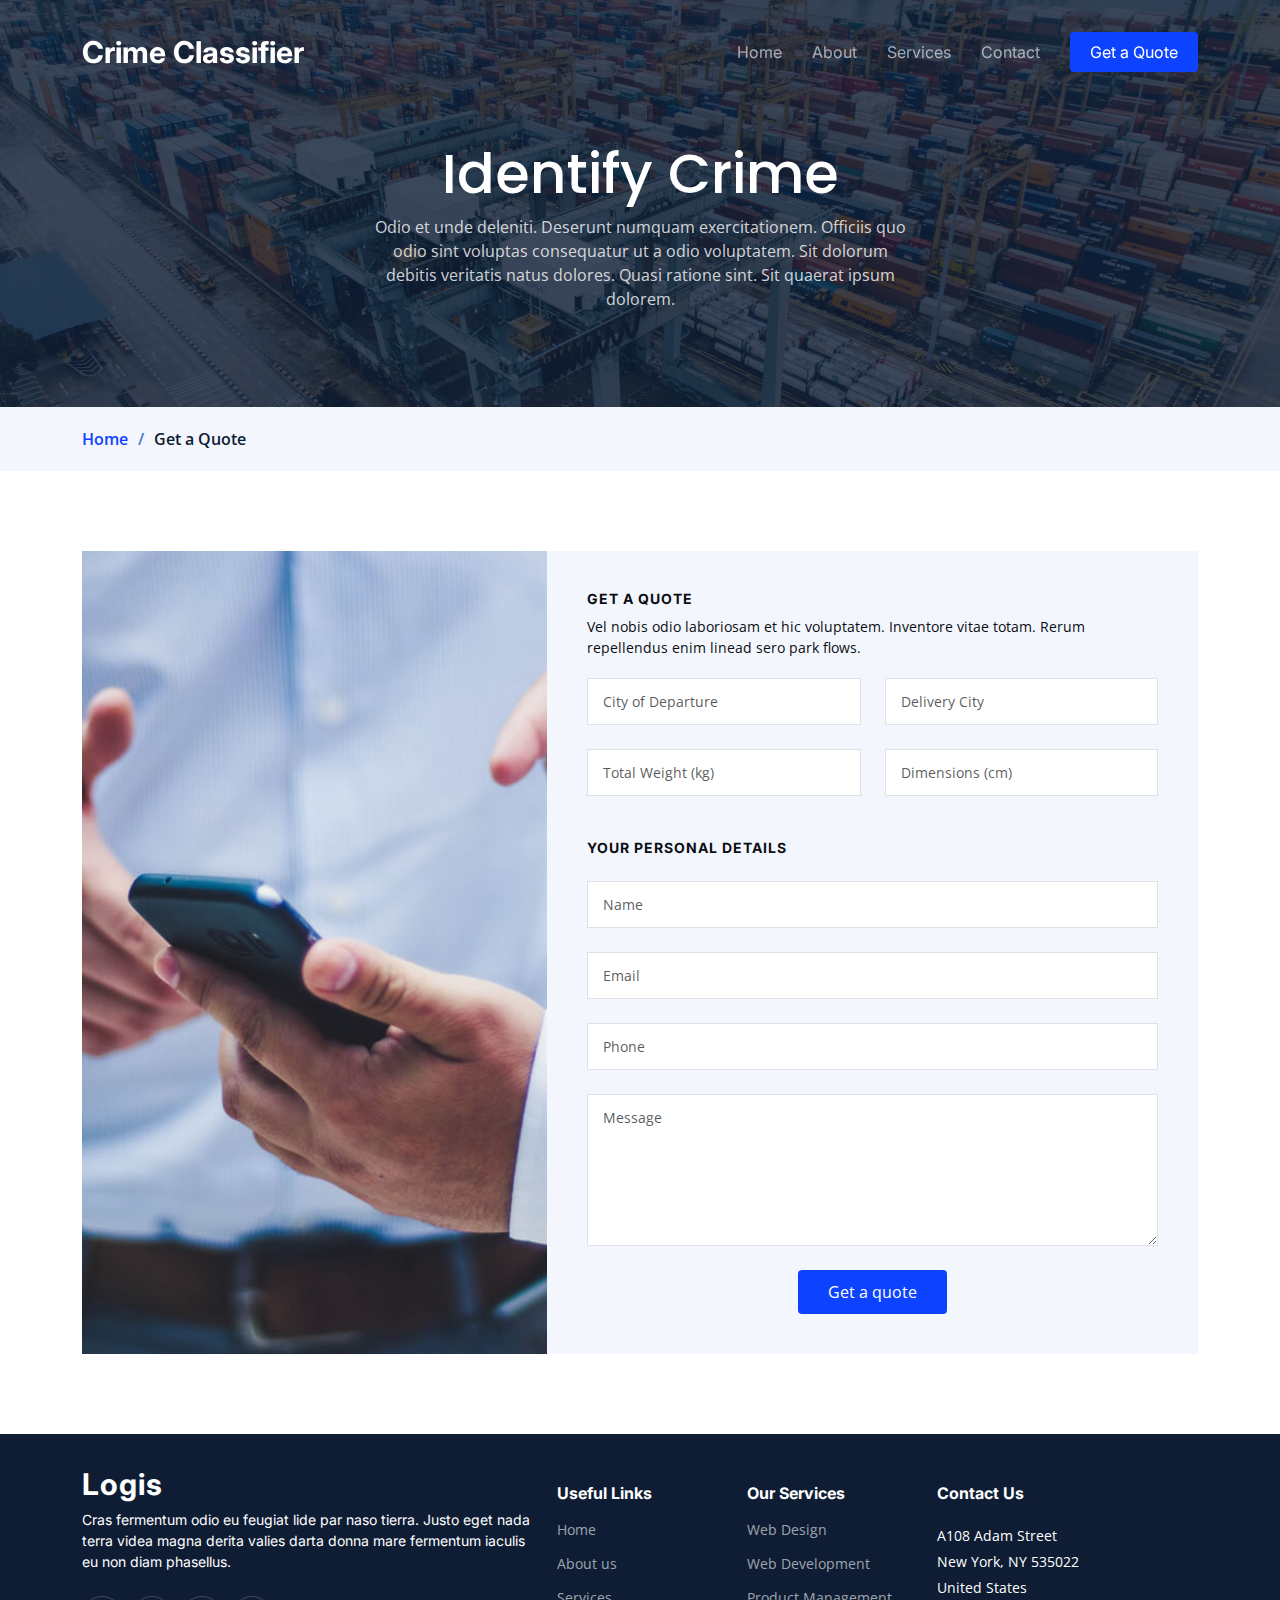
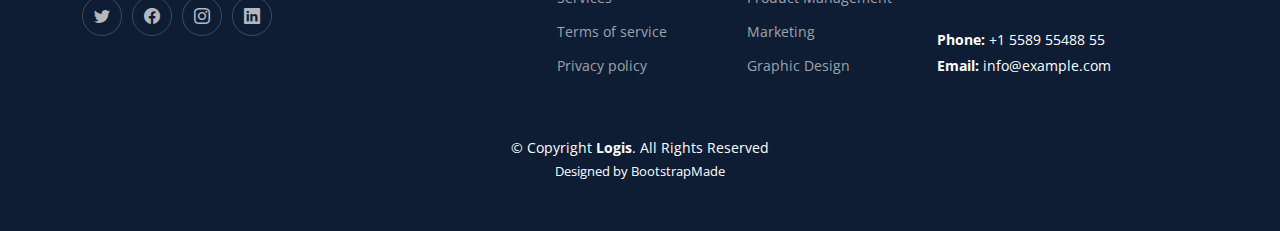
<file: get-a-quote.html>
<!DOCTYPE html>
<html lang="en">

<head>
  <meta charset="utf-8">
  <meta content="width=device-width, initial-scale=1.0" name="viewport">

  <title>Logis Bootstrap Template - Get a Quote</title>
  <meta content="" name="description">
  <meta content="" name="keywords">

  <!-- Favicons -->
  <link href="assets/img/favicon.png" rel="icon">
  <link href="assets/img/apple-touch-icon.png" rel="apple-touch-icon">

  <!-- Google Fonts -->
  <link rel="preconnect" href="https://fonts.googleapis.com">
  <link rel="preconnect" href="https://fonts.gstatic.com" crossorigin>
  <link href="https://fonts.googleapis.com/css2?family=Open+Sans:ital,wght@0,300;0,400;0,500;0,600;0,700;1,300;1,400;1,600;1,700&family=Poppins:ital,wght@0,300;0,400;0,500;0,600;0,700;1,300;1,400;1,500;1,600;1,700&family=Inter:ital,wght@0,300;0,400;0,500;0,600;0,700;1,300;1,400;1,500;1,600;1,700&display=swap" rel="stylesheet">

  <!-- Vendor CSS Files -->
  <link href="assets/vendor/bootstrap/css/bootstrap.min.css" rel="stylesheet">
  <link href="assets/vendor/bootstrap-icons/bootstrap-icons.css" rel="stylesheet">
  <link href="assets/vendor/fontawesome-free/css/all.min.css" rel="stylesheet">
  <link href="assets/vendor/glightbox/css/glightbox.min.css" rel="stylesheet">
  <link href="assets/vendor/swiper/swiper-bundle.min.css" rel="stylesheet">
  <link href="assets/vendor/aos/aos.css" rel="stylesheet">

  <!-- Template Main CSS File -->
  <link href="assets/css/main.css" rel="stylesheet">

  <!-- =======================================================
  * Template Name: Logis
  * Updated: Sep 18 2023 with Bootstrap v5.3.2
  * Template URL: https://bootstrapmade.com/logis-bootstrap-logistics-website-template/
  * Author: BootstrapMade.com
  * License: https://bootstrapmade.com/license/
  ======================================================== -->
</head>

<body>

  <!-- ======= Header ======= -->
  <header id="header" class="header d-flex align-items-center fixed-top">
    <div class="container-fluid container-xl d-flex align-items-center justify-content-between">

      <a href="index.html" class="logo d-flex align-items-center">
        <!-- Uncomment the line below if you also wish to use an image logo -->
        <!-- <img src="assets/img/logo.png" alt=""> -->
        <h1>Crime Classifier</h1>
      </a>

      <i class="mobile-nav-toggle mobile-nav-show bi bi-list"></i>
      <i class="mobile-nav-toggle mobile-nav-hide d-none bi bi-x"></i>
      <nav id="navbar" class="navbar">
        <ul>
          <li><a href="index.html">Home</a></li>
          <li><a href="about.html">About</a></li>
          <li><a href="services.html">Services</a></li>
          <!-- <li><a href="pricing.html">Pricing</a></li> -->
          <!-- <li class="dropdown"><a href="#"><span>Drop Down</span> <i class="bi bi-chevron-down dropdown-indicator"></i></a>
            <ul>
              <li><a href="#">Drop Down 1</a></li>
              <li class="dropdown"><a href="#"><span>Deep Drop Down</span> <i class="bi bi-chevron-down dropdown-indicator"></i></a>
                <ul>
                  <li><a href="#">Deep Drop Down 1</a></li>
                  <li><a href="#">Deep Drop Down 2</a></li>
                  <li><a href="#">Deep Drop Down 3</a></li>
                  <li><a href="#">Deep Drop Down 4</a></li>
                  <li><a href="#">Deep Drop Down 5</a></li>
                </ul>
              </li>
              <li><a href="#">Drop Down 2</a></li>
              <li><a href="#">Drop Down 3</a></li>
              <li><a href="#">Drop Down 4</a></li>
            </ul>
          </li> -->
          <li><a href="contact.html">Contact</a></li>
          <li><a class="get-a-quote" href="get-a-quote.html">Get a Quote</a></li>
        </ul>
      </nav><!-- .navbar -->

    </div>
  </header><!-- End Header -->
  <!-- End Header -->

  <main id="main">

    <!-- ======= Breadcrumbs ======= -->
    <div class="breadcrumbs">
      <div class="page-header d-flex align-items-center" style="background-image: url('assets/img/page-header.jpg');">
        <div class="container position-relative">
          <div class="row d-flex justify-content-center">
            <div class="col-lg-6 text-center">
              <h2>Identify Crime</h2>
              <p>Odio et unde deleniti. Deserunt numquam exercitationem. Officiis quo odio sint voluptas consequatur ut a odio voluptatem. Sit dolorum debitis veritatis natus dolores. Quasi ratione sint. Sit quaerat ipsum dolorem.</p>
            </div>
          </div>
        </div>
      </div>
      <nav>
        <div class="container">
          <ol>
            <li><a href="index.html">Home</a></li>
            <li>Get a Quote</li>
          </ol>
        </div>
      </nav>
    </div><!-- End Breadcrumbs -->

    <!-- ======= Get a Quote Section ======= -->
    <section id="get-a-quote" class="get-a-quote">
      <div class="container" data-aos="fade-up">

        <div class="row g-0">

          <div class="col-lg-5 quote-bg" style="background-image: url(assets/img/quote-bg.jpg);"></div>

          <div class="col-lg-7">
            <form action="forms/quote.php" method="post" class="php-email-form">
              <h3>Get a quote</h3>
              <p>Vel nobis odio laboriosam et hic voluptatem. Inventore vitae totam. Rerum repellendus enim linead sero park flows.</p>
              <div class="row gy-4">

                <div class="col-md-6">
                  <input type="text" name="departure" class="form-control" placeholder="City of Departure" required>
                </div>

                <div class="col-md-6">
                  <input type="text" name="delivery" class="form-control" placeholder="Delivery City" required>
                </div>

                <div class="col-md-6">
                  <input type="text" name="weight" class="form-control" placeholder="Total Weight (kg)" required>
                </div>

                <div class="col-md-6">
                  <input type="text" name="dimensions" class="form-control" placeholder="Dimensions (cm)" required>
                </div>

                <div class="col-lg-12">
                  <h4>Your Personal Details</h4>
                </div>

                <div class="col-md-12">
                  <input type="text" name="name" class="form-control" placeholder="Name" required>
                </div>

                <div class="col-md-12 ">
                  <input type="email" class="form-control" name="email" placeholder="Email" required>
                </div>

                <div class="col-md-12">
                  <input type="text" class="form-control" name="phone" placeholder="Phone" required>
                </div>

                <div class="col-md-12">
                  <textarea class="form-control" name="message" rows="6" placeholder="Message" required></textarea>
                </div>

                <div class="col-md-12 text-center">
                  <div class="loading">Loading</div>
                  <div class="error-message"></div>
                  <div class="sent-message">Your quote request has been sent successfully. Thank you!</div>

                  <button type="submit">Get a quote</button>
                </div>

              </div>
            </form>
          </div><!-- End Quote Form -->

        </div>

      </div>
    </section><!-- End Get a Quote Section -->

  </main><!-- End #main -->

  <!-- ======= Footer ======= -->
  <footer id="footer" class="footer">

    <div class="container">
      <div class="row gy-4">
        <div class="col-lg-5 col-md-12 footer-info">
          <a href="index.html" class="logo d-flex align-items-center">
            <span>Logis</span>
          </a>
          <p>Cras fermentum odio eu feugiat lide par naso tierra. Justo eget nada terra videa magna derita valies darta donna mare fermentum iaculis eu non diam phasellus.</p>
          <div class="social-links d-flex mt-4">
            <a href="#" class="twitter"><i class="bi bi-twitter"></i></a>
            <a href="#" class="facebook"><i class="bi bi-facebook"></i></a>
            <a href="#" class="instagram"><i class="bi bi-instagram"></i></a>
            <a href="#" class="linkedin"><i class="bi bi-linkedin"></i></a>
          </div>
        </div>

        <div class="col-lg-2 col-6 footer-links">
          <h4>Useful Links</h4>
          <ul>
            <li><a href="#">Home</a></li>
            <li><a href="#">About us</a></li>
            <li><a href="#">Services</a></li>
            <li><a href="#">Terms of service</a></li>
            <li><a href="#">Privacy policy</a></li>
          </ul>
        </div>

        <div class="col-lg-2 col-6 footer-links">
          <h4>Our Services</h4>
          <ul>
            <li><a href="#">Web Design</a></li>
            <li><a href="#">Web Development</a></li>
            <li><a href="#">Product Management</a></li>
            <li><a href="#">Marketing</a></li>
            <li><a href="#">Graphic Design</a></li>
          </ul>
        </div>

        <div class="col-lg-3 col-md-12 footer-contact text-center text-md-start">
          <h4>Contact Us</h4>
          <p>
            A108 Adam Street <br>
            New York, NY 535022<br>
            United States <br><br>
            <strong>Phone:</strong> +1 5589 55488 55<br>
            <strong>Email:</strong> info@example.com<br>
          </p>

        </div>

      </div>
    </div>

    <div class="container mt-4">
      <div class="copyright">
        &copy; Copyright <strong><span>Logis</span></strong>. All Rights Reserved
      </div>
      <div class="credits">
        <!-- All the links in the footer should remain intact. -->
        <!-- You can delete the links only if you purchased the pro version. -->
        <!-- Licensing information: https://bootstrapmade.com/license/ -->
        <!-- Purchase the pro version with working PHP/AJAX contact form: https://bootstrapmade.com/logis-bootstrap-logistics-website-template/ -->
        Designed by <a href="https://bootstrapmade.com/">BootstrapMade</a>
      </div>
    </div>

  </footer><!-- End Footer -->
  <!-- End Footer -->

  <a href="#" class="scroll-top d-flex align-items-center justify-content-center"><i class="bi bi-arrow-up-short"></i></a>

  <div id="preloader"></div>

  <!-- Vendor JS Files -->
  <script src="assets/vendor/bootstrap/js/bootstrap.bundle.min.js"></script>
  <script src="assets/vendor/purecounter/purecounter_vanilla.js"></script>
  <script src="assets/vendor/glightbox/js/glightbox.min.js"></script>
  <script src="assets/vendor/swiper/swiper-bundle.min.js"></script>
  <script src="assets/vendor/aos/aos.js"></script>
  <script src="assets/vendor/php-email-form/validate.js"></script>

  <!-- Template Main JS File -->
  <script src="assets/js/main.js"></script>

</body>

</html>
</file>
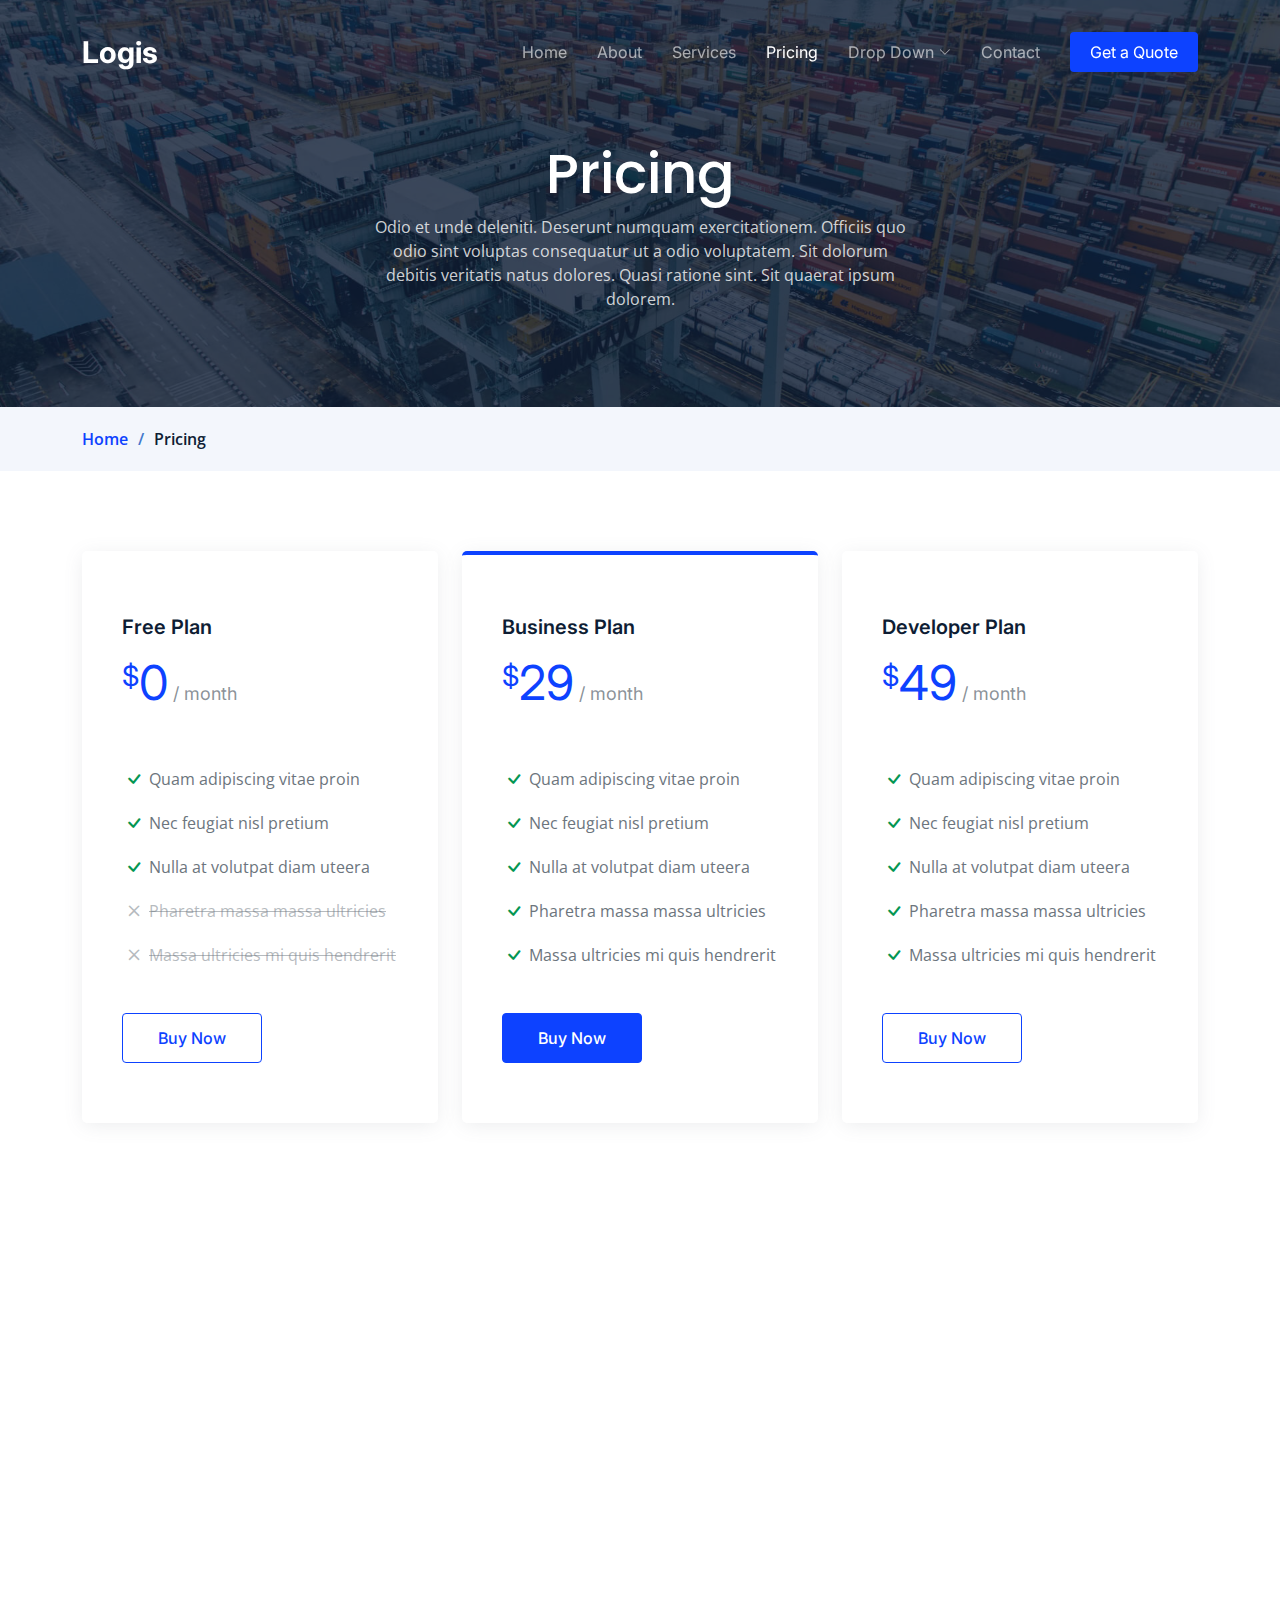
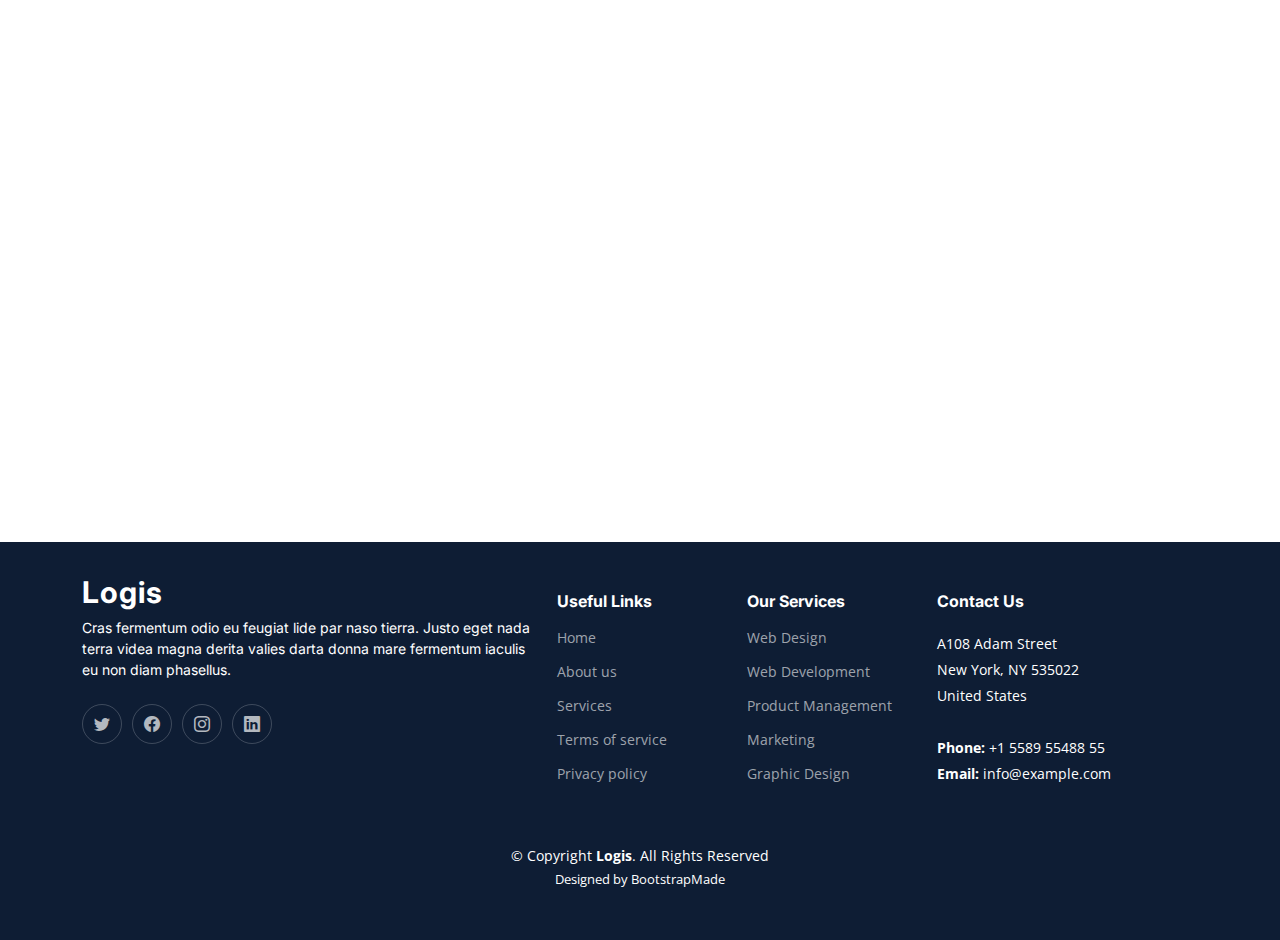
<file: pricing.html>
<!DOCTYPE html>
<html lang="en">

<head>
  <meta charset="utf-8">
  <meta content="width=device-width, initial-scale=1.0" name="viewport">

  <title>Logis Bootstrap Template - Pricing</title>
  <meta content="" name="description">
  <meta content="" name="keywords">

  <!-- Favicons -->
  <link href="assets/img/favicon.png" rel="icon">
  <link href="assets/img/apple-touch-icon.png" rel="apple-touch-icon">

  <!-- Google Fonts -->
  <link rel="preconnect" href="https://fonts.googleapis.com">
  <link rel="preconnect" href="https://fonts.gstatic.com" crossorigin>
  <link href="https://fonts.googleapis.com/css2?family=Open+Sans:ital,wght@0,300;0,400;0,500;0,600;0,700;1,300;1,400;1,600;1,700&family=Poppins:ital,wght@0,300;0,400;0,500;0,600;0,700;1,300;1,400;1,500;1,600;1,700&family=Inter:ital,wght@0,300;0,400;0,500;0,600;0,700;1,300;1,400;1,500;1,600;1,700&display=swap" rel="stylesheet">

  <!-- Vendor CSS Files -->
  <link href="assets/vendor/bootstrap/css/bootstrap.min.css" rel="stylesheet">
  <link href="assets/vendor/bootstrap-icons/bootstrap-icons.css" rel="stylesheet">
  <link href="assets/vendor/fontawesome-free/css/all.min.css" rel="stylesheet">
  <link href="assets/vendor/glightbox/css/glightbox.min.css" rel="stylesheet">
  <link href="assets/vendor/swiper/swiper-bundle.min.css" rel="stylesheet">
  <link href="assets/vendor/aos/aos.css" rel="stylesheet">

  <!-- Template Main CSS File -->
  <link href="assets/css/main.css" rel="stylesheet">

  <!-- =======================================================
  * Template Name: Logis
  * Updated: Sep 18 2023 with Bootstrap v5.3.2
  * Template URL: https://bootstrapmade.com/logis-bootstrap-logistics-website-template/
  * Author: BootstrapMade.com
  * License: https://bootstrapmade.com/license/
  ======================================================== -->
</head>

<body>

  <!-- ======= Header ======= -->
  <header id="header" class="header d-flex align-items-center fixed-top">
    <div class="container-fluid container-xl d-flex align-items-center justify-content-between">

      <a href="index.html" class="logo d-flex align-items-center">
        <!-- Uncomment the line below if you also wish to use an image logo -->
        <!-- <img src="assets/img/logo.png" alt=""> -->
        <h1>Logis</h1>
      </a>

      <i class="mobile-nav-toggle mobile-nav-show bi bi-list"></i>
      <i class="mobile-nav-toggle mobile-nav-hide d-none bi bi-x"></i>
      <nav id="navbar" class="navbar">
        <ul>
          <li><a href="index.html">Home</a></li>
          <li><a href="about.html">About</a></li>
          <li><a href="services.html">Services</a></li>
          <li><a href="pricing.html" class="active">Pricing</a></li>
          <li class="dropdown"><a href="#"><span>Drop Down</span> <i class="bi bi-chevron-down dropdown-indicator"></i></a>
            <ul>
              <li><a href="#">Drop Down 1</a></li>
              <li class="dropdown"><a href="#"><span>Deep Drop Down</span> <i class="bi bi-chevron-down dropdown-indicator"></i></a>
                <ul>
                  <li><a href="#">Deep Drop Down 1</a></li>
                  <li><a href="#">Deep Drop Down 2</a></li>
                  <li><a href="#">Deep Drop Down 3</a></li>
                  <li><a href="#">Deep Drop Down 4</a></li>
                  <li><a href="#">Deep Drop Down 5</a></li>
                </ul>
              </li>
              <li><a href="#">Drop Down 2</a></li>
              <li><a href="#">Drop Down 3</a></li>
              <li><a href="#">Drop Down 4</a></li>
            </ul>
          </li>
          <li><a href="contact.html">Contact</a></li>
          <li><a class="get-a-quote" href="get-a-quote.html">Get a Quote</a></li>
        </ul>
      </nav><!-- .navbar -->

    </div>
  </header><!-- End Header -->
  <!-- End Header -->

  <main id="main">

    <!-- ======= Breadcrumbs ======= -->
    <div class="breadcrumbs">
      <div class="page-header d-flex align-items-center" style="background-image: url('assets/img/page-header.jpg');">
        <div class="container position-relative">
          <div class="row d-flex justify-content-center">
            <div class="col-lg-6 text-center">
              <h2>Pricing</h2>
              <p>Odio et unde deleniti. Deserunt numquam exercitationem. Officiis quo odio sint voluptas consequatur ut a odio voluptatem. Sit dolorum debitis veritatis natus dolores. Quasi ratione sint. Sit quaerat ipsum dolorem.</p>
            </div>
          </div>
        </div>
      </div>
      <nav>
        <div class="container">
          <ol>
            <li><a href="index.html">Home</a></li>
            <li>Pricing</li>
          </ol>
        </div>
      </nav>
    </div><!-- End Breadcrumbs -->

    <!-- ======= Pricing Section ======= -->
    <section id="pricing" class="pricing">
      <div class="container" data-aos="fade-up">

        <div class="row gy-4">

          <div class="col-lg-4" data-aos="fade-up" data-aos-delay="100">
            <div class="pricing-item">
              <h3>Free Plan</h3>
              <h4><sup>$</sup>0<span> / month</span></h4>
              <ul>
                <li><i class="bi bi-check"></i> Quam adipiscing vitae proin</li>
                <li><i class="bi bi-check"></i> Nec feugiat nisl pretium</li>
                <li><i class="bi bi-check"></i> Nulla at volutpat diam uteera</li>
                <li class="na"><i class="bi bi-x"></i> <span>Pharetra massa massa ultricies</span></li>
                <li class="na"><i class="bi bi-x"></i> <span>Massa ultricies mi quis hendrerit</span></li>
              </ul>
              <a href="#" class="buy-btn">Buy Now</a>
            </div>
          </div><!-- End Pricing Item -->

          <div class="col-lg-4" data-aos="fade-up" data-aos-delay="200">
            <div class="pricing-item featured">
              <h3>Business Plan</h3>
              <h4><sup>$</sup>29<span> / month</span></h4>
              <ul>
                <li><i class="bi bi-check"></i> Quam adipiscing vitae proin</li>
                <li><i class="bi bi-check"></i> Nec feugiat nisl pretium</li>
                <li><i class="bi bi-check"></i> Nulla at volutpat diam uteera</li>
                <li><i class="bi bi-check"></i> Pharetra massa massa ultricies</li>
                <li><i class="bi bi-check"></i> Massa ultricies mi quis hendrerit</li>
              </ul>
              <a href="#" class="buy-btn">Buy Now</a>
            </div>
          </div><!-- End Pricing Item -->

          <div class="col-lg-4" data-aos="fade-up" data-aos-delay="300">
            <div class="pricing-item">
              <h3>Developer Plan</h3>
              <h4><sup>$</sup>49<span> / month</span></h4>
              <ul>
                <li><i class="bi bi-check"></i> Quam adipiscing vitae proin</li>
                <li><i class="bi bi-check"></i> Nec feugiat nisl pretium</li>
                <li><i class="bi bi-check"></i> Nulla at volutpat diam uteera</li>
                <li><i class="bi bi-check"></i> Pharetra massa massa ultricies</li>
                <li><i class="bi bi-check"></i> Massa ultricies mi quis hendrerit</li>
              </ul>
              <a href="#" class="buy-btn">Buy Now</a>
            </div>
          </div><!-- End Pricing Item -->

        </div>

      </div>
    </section><!-- End Pricing Section -->

    <!-- ======= Horizontal Pricing Section ======= -->
    <section id="horizontal-pricing" class="horizontal-pricing pt-0">
      <div class="container" data-aos="fade-up">

        <div class="section-header">
          <span>Horizontal Pricing</span>
          <h2>Horizontal Pricing</h2>

        </div>

        <div class="row gy-4 pricing-item" data-aos="fade-up" data-aos-delay="100">
          <div class="col-lg-3 d-flex align-items-center justify-content-center">
            <h3>Free Plan</h3>
          </div>
          <div class="col-lg-3 d-flex align-items-center justify-content-center">
            <h4><sup>$</sup>0<span> / month</span></h4>
          </div>
          <div class="col-lg-3 d-flex align-items-center justify-content-center">
            <ul>
              <li><i class="bi bi-check"></i> Quam adipiscing vitae proin</li>
              <li><i class="bi bi-check"></i> Nulla at volutpat diam uteera</li>
              <li class="na"><i class="bi bi-x"></i> <span>Pharetra massa massa ultricies</span></li>
            </ul>
          </div>
          <div class="col-lg-3 d-flex align-items-center justify-content-center">
            <div class="text-center"><a href="#" class="buy-btn">Buy Now</a></div>
          </div>
        </div><!-- End Pricing Item -->

        <div class="row gy-4 pricing-item featured mt-4" data-aos="fade-up" data-aos-delay="200">
          <div class="col-lg-3 d-flex align-items-center justify-content-center">
            <h3>Business Plan</h3>
          </div>
          <div class="col-lg-3 d-flex align-items-center justify-content-center">
            <h4><sup>$</sup>29<span> / month</span></h4>
          </div>
          <div class="col-lg-3 d-flex align-items-center justify-content-center">
            <ul>
              <li><i class="bi bi-check"></i> Quam adipiscing vitae proin</li>
              <li><i class="bi bi-check"></i> <strong>Nec feugiat nisl pretium</strong></li>
              <li><i class="bi bi-check"></i> Nulla at volutpat diam uteera</li>
            </ul>
          </div>
          <div class="col-lg-3 d-flex align-items-center justify-content-center">
            <div class="text-center"><a href="#" class="buy-btn">Buy Now</a></div>
          </div>
        </div><!-- End Pricing Item -->

        <div class="row gy-4 pricing-item mt-4" data-aos="fade-up" data-aos-delay="300">
          <div class="col-lg-3 d-flex align-items-center justify-content-center">
            <h3>Developer Plan</h3>
          </div>
          <div class="col-lg-3 d-flex align-items-center justify-content-center">
            <h4><sup>$</sup>49<span> / month</span></h4>
          </div>
          <div class="col-lg-3 d-flex align-items-center justify-content-center">
            <ul>
              <li><i class="bi bi-check"></i> Quam adipiscing vitae proin</li>
              <li><i class="bi bi-check"></i> Nec feugiat nisl pretium</li>
              <li><i class="bi bi-check"></i> Nulla at volutpat diam uteera</li>
            </ul>
          </div>
          <div class="col-lg-3 d-flex align-items-center justify-content-center">
            <div class="text-center"><a href="#" class="buy-btn">Buy Now</a></div>
          </div>
        </div><!-- End Pricing Item -->

      </div>
    </section><!-- End Horizontal Pricing Section -->

  </main><!-- End #main -->

  <!-- ======= Footer ======= -->
  <footer id="footer" class="footer">

    <div class="container">
      <div class="row gy-4">
        <div class="col-lg-5 col-md-12 footer-info">
          <a href="index.html" class="logo d-flex align-items-center">
            <span>Logis</span>
          </a>
          <p>Cras fermentum odio eu feugiat lide par naso tierra. Justo eget nada terra videa magna derita valies darta donna mare fermentum iaculis eu non diam phasellus.</p>
          <div class="social-links d-flex mt-4">
            <a href="#" class="twitter"><i class="bi bi-twitter"></i></a>
            <a href="#" class="facebook"><i class="bi bi-facebook"></i></a>
            <a href="#" class="instagram"><i class="bi bi-instagram"></i></a>
            <a href="#" class="linkedin"><i class="bi bi-linkedin"></i></a>
          </div>
        </div>

        <div class="col-lg-2 col-6 footer-links">
          <h4>Useful Links</h4>
          <ul>
            <li><a href="#">Home</a></li>
            <li><a href="#">About us</a></li>
            <li><a href="#">Services</a></li>
            <li><a href="#">Terms of service</a></li>
            <li><a href="#">Privacy policy</a></li>
          </ul>
        </div>

        <div class="col-lg-2 col-6 footer-links">
          <h4>Our Services</h4>
          <ul>
            <li><a href="#">Web Design</a></li>
            <li><a href="#">Web Development</a></li>
            <li><a href="#">Product Management</a></li>
            <li><a href="#">Marketing</a></li>
            <li><a href="#">Graphic Design</a></li>
          </ul>
        </div>

        <div class="col-lg-3 col-md-12 footer-contact text-center text-md-start">
          <h4>Contact Us</h4>
          <p>
            A108 Adam Street <br>
            New York, NY 535022<br>
            United States <br><br>
            <strong>Phone:</strong> +1 5589 55488 55<br>
            <strong>Email:</strong> info@example.com<br>
          </p>

        </div>

      </div>
    </div>

    <div class="container mt-4">
      <div class="copyright">
        &copy; Copyright <strong><span>Logis</span></strong>. All Rights Reserved
      </div>
      <div class="credits">
        <!-- All the links in the footer should remain intact. -->
        <!-- You can delete the links only if you purchased the pro version. -->
        <!-- Licensing information: https://bootstrapmade.com/license/ -->
        <!-- Purchase the pro version with working PHP/AJAX contact form: https://bootstrapmade.com/logis-bootstrap-logistics-website-template/ -->
        Designed by <a href="https://bootstrapmade.com/">BootstrapMade</a>
      </div>
    </div>

  </footer><!-- End Footer -->
  <!-- End Footer -->

  <a href="#" class="scroll-top d-flex align-items-center justify-content-center"><i class="bi bi-arrow-up-short"></i></a>

  <div id="preloader"></div>

  <!-- Vendor JS Files -->
  <script src="assets/vendor/bootstrap/js/bootstrap.bundle.min.js"></script>
  <script src="assets/vendor/purecounter/purecounter_vanilla.js"></script>
  <script src="assets/vendor/glightbox/js/glightbox.min.js"></script>
  <script src="assets/vendor/swiper/swiper-bundle.min.js"></script>
  <script src="assets/vendor/aos/aos.js"></script>
  <script src="assets/vendor/php-email-form/validate.js"></script>

  <!-- Template Main JS File -->
  <script src="assets/js/main.js"></script>

</body>

</html>
</file>
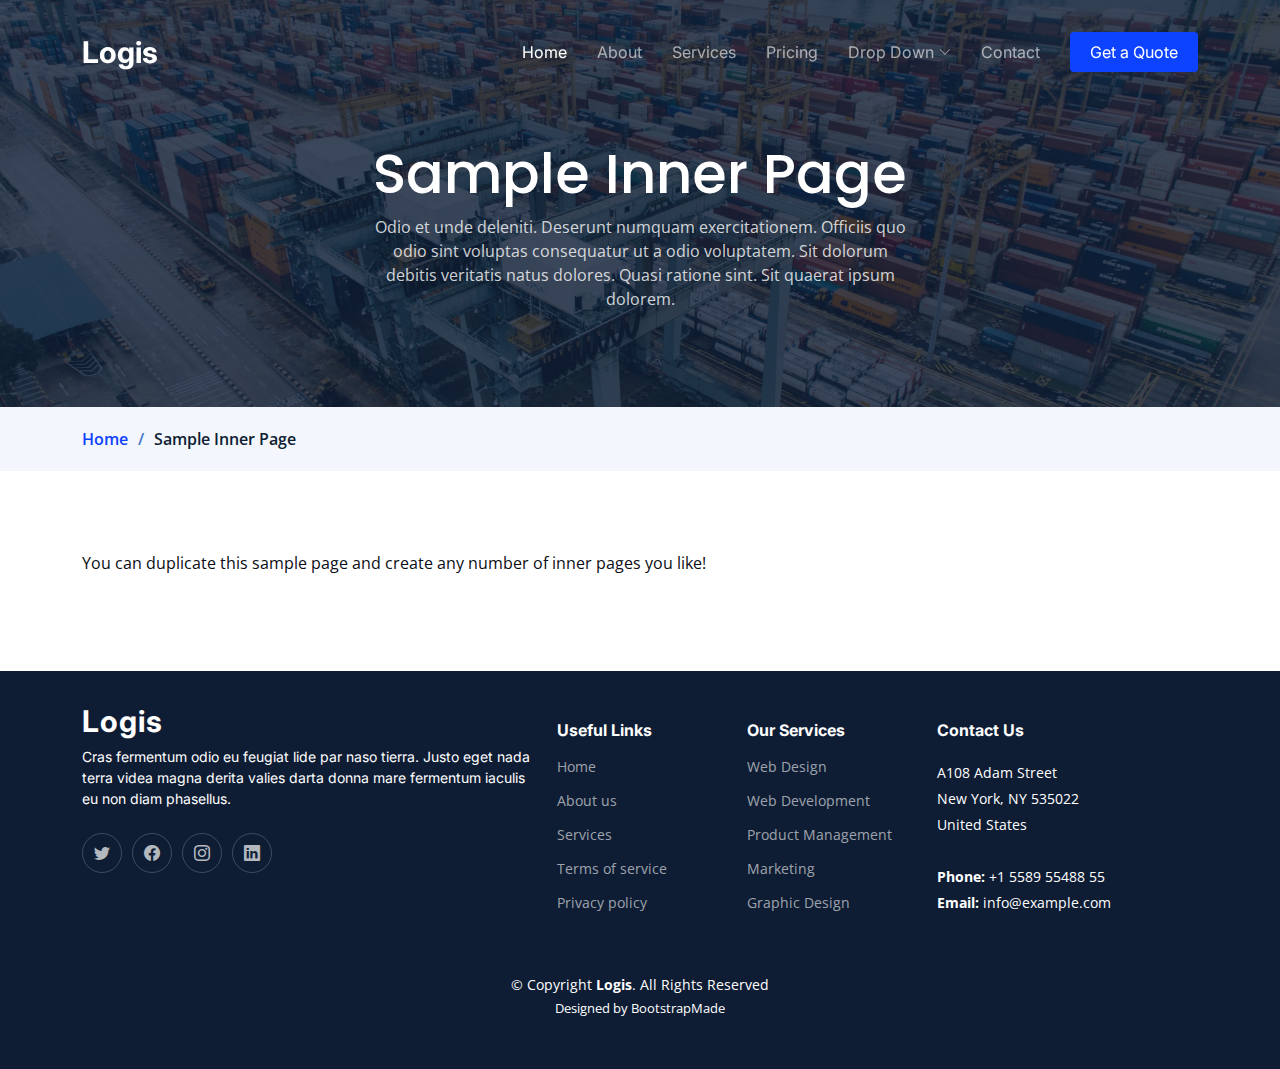
<file: sample-inner-page.html>
<!DOCTYPE html>
<html lang="en">

<head>
  <meta charset="utf-8">
  <meta content="width=device-width, initial-scale=1.0" name="viewport">

  <title>[Template] Sample Inner Page</title>
  <meta content="" name="description">
  <meta content="" name="keywords">

  <!-- Favicons -->
  <link href="assets/img/favicon.png" rel="icon">
  <link href="assets/img/apple-touch-icon.png" rel="apple-touch-icon">

  <!-- Google Fonts -->
  <link rel="preconnect" href="https://fonts.googleapis.com">
  <link rel="preconnect" href="https://fonts.gstatic.com" crossorigin>
  <link href="https://fonts.googleapis.com/css2?family=Open+Sans:ital,wght@0,300;0,400;0,500;0,600;0,700;1,300;1,400;1,600;1,700&family=Poppins:ital,wght@0,300;0,400;0,500;0,600;0,700;1,300;1,400;1,500;1,600;1,700&family=Inter:ital,wght@0,300;0,400;0,500;0,600;0,700;1,300;1,400;1,500;1,600;1,700&display=swap" rel="stylesheet">

  <!-- Vendor CSS Files -->
  <link href="assets/vendor/bootstrap/css/bootstrap.min.css" rel="stylesheet">
  <link href="assets/vendor/bootstrap-icons/bootstrap-icons.css" rel="stylesheet">
  <link href="assets/vendor/fontawesome-free/css/all.min.css" rel="stylesheet">
  <link href="assets/vendor/glightbox/css/glightbox.min.css" rel="stylesheet">
  <link href="assets/vendor/swiper/swiper-bundle.min.css" rel="stylesheet">
  <link href="assets/vendor/aos/aos.css" rel="stylesheet">

  <!-- Template Main CSS File -->
  <link href="assets/css/main.css" rel="stylesheet">

  <!-- =======================================================
  * Template Name: Logis
  * Updated: Sep 18 2023 with Bootstrap v5.3.2
  * Template URL: https://bootstrapmade.com/logis-bootstrap-logistics-website-template/
  * Author: BootstrapMade.com
  * License: https://bootstrapmade.com/license/
  ======================================================== -->
</head>

<body>

  <!-- ======= Header ======= -->
  <header id="header" class="header d-flex align-items-center fixed-top">
    <div class="container-fluid container-xl d-flex align-items-center justify-content-between">

      <a href="index.html" class="logo d-flex align-items-center">
        <!-- Uncomment the line below if you also wish to use an image logo -->
        <!-- <img src="assets/img/logo.png" alt=""> -->
        <h1>Logis</h1>
      </a>

      <i class="mobile-nav-toggle mobile-nav-show bi bi-list"></i>
      <i class="mobile-nav-toggle mobile-nav-hide d-none bi bi-x"></i>
      <nav id="navbar" class="navbar">
        <ul>
          <li><a href="index.html" class="active">Home</a></li>
          <li><a href="about.html">About</a></li>
          <li><a href="services.html">Services</a></li>
          <li><a href="pricing.html">Pricing</a></li>
          <li class="dropdown"><a href="#"><span>Drop Down</span> <i class="bi bi-chevron-down dropdown-indicator"></i></a>
            <ul>
              <li><a href="#">Drop Down 1</a></li>
              <li class="dropdown"><a href="#"><span>Deep Drop Down</span> <i class="bi bi-chevron-down dropdown-indicator"></i></a>
                <ul>
                  <li><a href="#">Deep Drop Down 1</a></li>
                  <li><a href="#">Deep Drop Down 2</a></li>
                  <li><a href="#">Deep Drop Down 3</a></li>
                  <li><a href="#">Deep Drop Down 4</a></li>
                  <li><a href="#">Deep Drop Down 5</a></li>
                </ul>
              </li>
              <li><a href="#">Drop Down 2</a></li>
              <li><a href="#">Drop Down 3</a></li>
              <li><a href="#">Drop Down 4</a></li>
            </ul>
          </li>
          <li><a href="contact.html">Contact</a></li>
          <li><a class="get-a-quote" href="get-a-quote.html">Get a Quote</a></li>
        </ul>
      </nav><!-- .navbar -->

    </div>
  </header><!-- End Header -->
  <!-- End Header -->

  <main id="main">

    <!-- ======= Breadcrumbs ======= -->
    <div class="breadcrumbs">
      <div class="page-header d-flex align-items-center" style="background-image: url('assets/img/page-header.jpg');">
        <div class="container position-relative">
          <div class="row d-flex justify-content-center">
            <div class="col-lg-6 text-center">
              <h2>Sample Inner Page</h2>
              <p>Odio et unde deleniti. Deserunt numquam exercitationem. Officiis quo odio sint voluptas consequatur ut a odio voluptatem. Sit dolorum debitis veritatis natus dolores. Quasi ratione sint. Sit quaerat ipsum dolorem.</p>
            </div>
          </div>
        </div>
      </div>
      <nav>
        <div class="container">
          <ol>
            <li><a href="index.html">Home</a></li>
            <li>Sample Inner Page</li>
          </ol>
        </div>
      </nav>
    </div><!-- End Breadcrumbs -->

    <section class="sample-page">
      <div class="container" data-aos="fade-up">
        <p>
          You can duplicate this sample page and create any number of inner pages you like!
        </p>
      </div>
    </section>

  </main><!-- End #main -->

  <!-- ======= Footer ======= -->
  <footer id="footer" class="footer">

    <div class="container">
      <div class="row gy-4">
        <div class="col-lg-5 col-md-12 footer-info">
          <a href="index.html" class="logo d-flex align-items-center">
            <span>Logis</span>
          </a>
          <p>Cras fermentum odio eu feugiat lide par naso tierra. Justo eget nada terra videa magna derita valies darta donna mare fermentum iaculis eu non diam phasellus.</p>
          <div class="social-links d-flex mt-4">
            <a href="#" class="twitter"><i class="bi bi-twitter"></i></a>
            <a href="#" class="facebook"><i class="bi bi-facebook"></i></a>
            <a href="#" class="instagram"><i class="bi bi-instagram"></i></a>
            <a href="#" class="linkedin"><i class="bi bi-linkedin"></i></a>
          </div>
        </div>

        <div class="col-lg-2 col-6 footer-links">
          <h4>Useful Links</h4>
          <ul>
            <li><a href="#">Home</a></li>
            <li><a href="#">About us</a></li>
            <li><a href="#">Services</a></li>
            <li><a href="#">Terms of service</a></li>
            <li><a href="#">Privacy policy</a></li>
          </ul>
        </div>

        <div class="col-lg-2 col-6 footer-links">
          <h4>Our Services</h4>
          <ul>
            <li><a href="#">Web Design</a></li>
            <li><a href="#">Web Development</a></li>
            <li><a href="#">Product Management</a></li>
            <li><a href="#">Marketing</a></li>
            <li><a href="#">Graphic Design</a></li>
          </ul>
        </div>

        <div class="col-lg-3 col-md-12 footer-contact text-center text-md-start">
          <h4>Contact Us</h4>
          <p>
            A108 Adam Street <br>
            New York, NY 535022<br>
            United States <br><br>
            <strong>Phone:</strong> +1 5589 55488 55<br>
            <strong>Email:</strong> info@example.com<br>
          </p>

        </div>

      </div>
    </div>

    <div class="container mt-4">
      <div class="copyright">
        &copy; Copyright <strong><span>Logis</span></strong>. All Rights Reserved
      </div>
      <div class="credits">
        <!-- All the links in the footer should remain intact. -->
        <!-- You can delete the links only if you purchased the pro version. -->
        <!-- Licensing information: https://bootstrapmade.com/license/ -->
        <!-- Purchase the pro version with working PHP/AJAX contact form: https://bootstrapmade.com/logis-bootstrap-logistics-website-template/ -->
        Designed by <a href="https://bootstrapmade.com/">BootstrapMade</a>
      </div>
    </div>

  </footer><!-- End Footer -->
  <!-- End Footer -->

  <a href="#" class="scroll-top d-flex align-items-center justify-content-center"><i class="bi bi-arrow-up-short"></i></a>

  <div id="preloader"></div>

  <!-- Vendor JS Files -->
  <script src="assets/vendor/bootstrap/js/bootstrap.bundle.min.js"></script>
  <script src="assets/vendor/purecounter/purecounter_vanilla.js"></script>
  <script src="assets/vendor/glightbox/js/glightbox.min.js"></script>
  <script src="assets/vendor/swiper/swiper-bundle.min.js"></script>
  <script src="assets/vendor/aos/aos.js"></script>
  <script src="assets/vendor/php-email-form/validate.js"></script>

  <!-- Template Main JS File -->
  <script src="assets/js/main.js"></script>

</body>

</html>
</file>
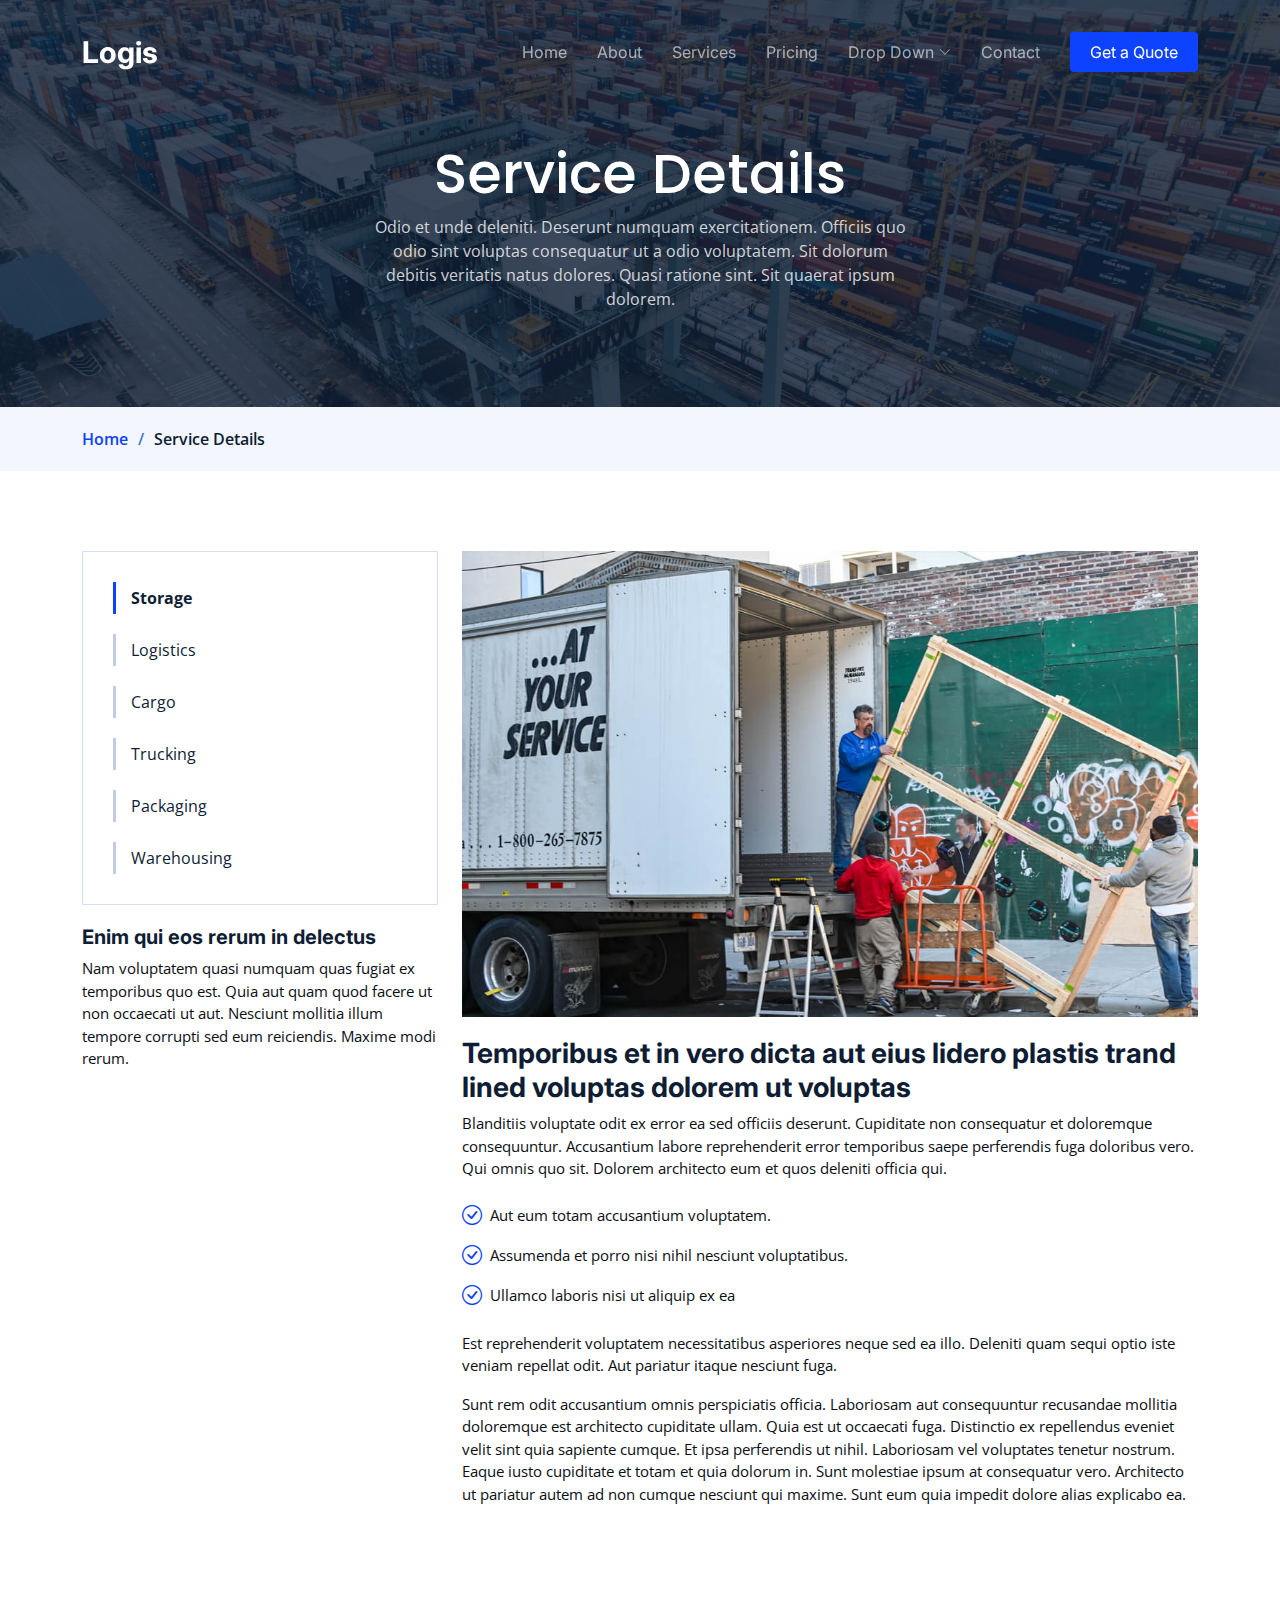
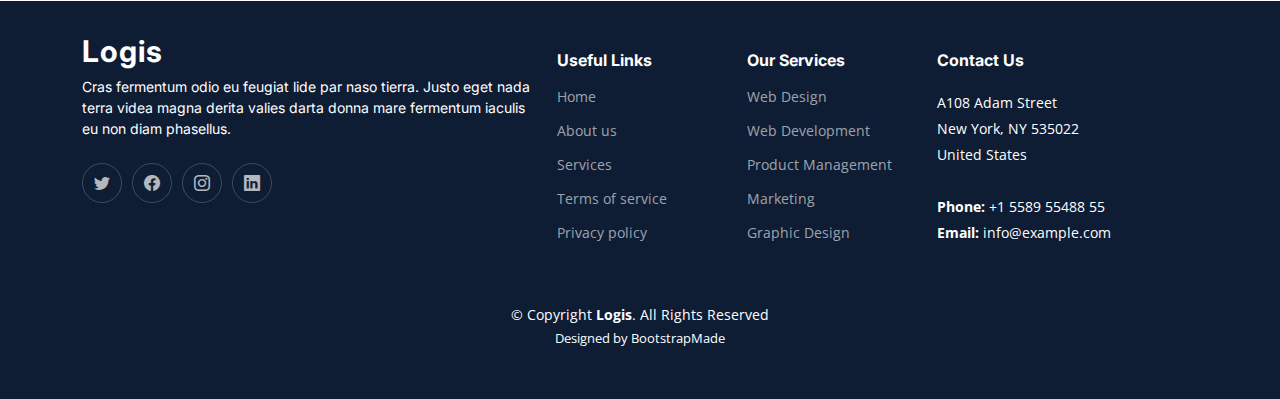
<file: service-details.html>
<!DOCTYPE html>
<html lang="en">

<head>
  <meta charset="utf-8">
  <meta content="width=device-width, initial-scale=1.0" name="viewport">

  <title>Logis Bootstrap Template - Service Details</title>
  <meta content="" name="description">
  <meta content="" name="keywords">

  <!-- Favicons -->
  <link href="assets/img/favicon.png" rel="icon">
  <link href="assets/img/apple-touch-icon.png" rel="apple-touch-icon">

  <!-- Google Fonts -->
  <link rel="preconnect" href="https://fonts.googleapis.com">
  <link rel="preconnect" href="https://fonts.gstatic.com" crossorigin>
  <link href="https://fonts.googleapis.com/css2?family=Open+Sans:ital,wght@0,300;0,400;0,500;0,600;0,700;1,300;1,400;1,600;1,700&family=Poppins:ital,wght@0,300;0,400;0,500;0,600;0,700;1,300;1,400;1,500;1,600;1,700&family=Inter:ital,wght@0,300;0,400;0,500;0,600;0,700;1,300;1,400;1,500;1,600;1,700&display=swap" rel="stylesheet">

  <!-- Vendor CSS Files -->
  <link href="assets/vendor/bootstrap/css/bootstrap.min.css" rel="stylesheet">
  <link href="assets/vendor/bootstrap-icons/bootstrap-icons.css" rel="stylesheet">
  <link href="assets/vendor/fontawesome-free/css/all.min.css" rel="stylesheet">
  <link href="assets/vendor/glightbox/css/glightbox.min.css" rel="stylesheet">
  <link href="assets/vendor/swiper/swiper-bundle.min.css" rel="stylesheet">
  <link href="assets/vendor/aos/aos.css" rel="stylesheet">

  <!-- Template Main CSS File -->
  <link href="assets/css/main.css" rel="stylesheet">

  <!-- =======================================================
  * Template Name: Logis
  * Updated: Sep 18 2023 with Bootstrap v5.3.2
  * Template URL: https://bootstrapmade.com/logis-bootstrap-logistics-website-template/
  * Author: BootstrapMade.com
  * License: https://bootstrapmade.com/license/
  ======================================================== -->
</head>

<body>

  <!-- ======= Header ======= -->
  <header id="header" class="header d-flex align-items-center fixed-top">
    <div class="container-fluid container-xl d-flex align-items-center justify-content-between">

      <a href="index.html" class="logo d-flex align-items-center">
        <!-- Uncomment the line below if you also wish to use an image logo -->
        <!-- <img src="assets/img/logo.png" alt=""> -->
        <h1>Logis</h1>
      </a>

      <i class="mobile-nav-toggle mobile-nav-show bi bi-list"></i>
      <i class="mobile-nav-toggle mobile-nav-hide d-none bi bi-x"></i>
      <nav id="navbar" class="navbar">
        <ul>
          <li><a href="index.html">Home</a></li>
          <li><a href="about.html">About</a></li>
          <li><a href="services.html">Services</a></li>
          <li><a href="pricing.html">Pricing</a></li>
          <li class="dropdown"><a href="#"><span>Drop Down</span> <i class="bi bi-chevron-down dropdown-indicator"></i></a>
            <ul>
              <li><a href="#">Drop Down 1</a></li>
              <li class="dropdown"><a href="#"><span>Deep Drop Down</span> <i class="bi bi-chevron-down dropdown-indicator"></i></a>
                <ul>
                  <li><a href="#">Deep Drop Down 1</a></li>
                  <li><a href="#">Deep Drop Down 2</a></li>
                  <li><a href="#">Deep Drop Down 3</a></li>
                  <li><a href="#">Deep Drop Down 4</a></li>
                  <li><a href="#">Deep Drop Down 5</a></li>
                </ul>
              </li>
              <li><a href="#">Drop Down 2</a></li>
              <li><a href="#">Drop Down 3</a></li>
              <li><a href="#">Drop Down 4</a></li>
            </ul>
          </li>
          <li><a href="contact.html">Contact</a></li>
          <li><a class="get-a-quote" href="get-a-quote.html">Get a Quote</a></li>
        </ul>
      </nav><!-- .navbar -->

    </div>
  </header><!-- End Header -->
  <!-- End Header -->

  <main id="main">

    <!-- ======= Breadcrumbs ======= -->
    <div class="breadcrumbs">
      <div class="page-header d-flex align-items-center" style="background-image: url('assets/img/page-header.jpg');">
        <div class="container position-relative">
          <div class="row d-flex justify-content-center">
            <div class="col-lg-6 text-center">
              <h2>Service Details</h2>
              <p>Odio et unde deleniti. Deserunt numquam exercitationem. Officiis quo odio sint voluptas consequatur ut a odio voluptatem. Sit dolorum debitis veritatis natus dolores. Quasi ratione sint. Sit quaerat ipsum dolorem.</p>
            </div>
          </div>
        </div>
      </div>
      <nav>
        <div class="container">
          <ol>
            <li><a href="index.html">Home</a></li>
            <li>Service Details</li>
          </ol>
        </div>
      </nav>
    </div><!-- End Breadcrumbs -->

    <!-- ======= Service Details Section ======= -->
    <section id="service-details" class="service-details">
      <div class="container" data-aos="fade-up">

        <div class="row gy-4">

          <div class="col-lg-4">
            <div class="services-list">
              <a href="#" class="active">Storage</a>
              <a href="#">Logistics</a>
              <a href="#">Cargo</a>
              <a href="#">Trucking</a>
              <a href="#">Packaging</a>
              <a href="#">Warehousing</a>
            </div>

            <h4>Enim qui eos rerum in delectus</h4>
            <p>Nam voluptatem quasi numquam quas fugiat ex temporibus quo est. Quia aut quam quod facere ut non occaecati ut aut. Nesciunt mollitia illum tempore corrupti sed eum reiciendis. Maxime modi rerum.</p>
          </div>

          <div class="col-lg-8">
            <img src="assets/img/service-details.jpg" alt="" class="img-fluid services-img">
            <h3>Temporibus et in vero dicta aut eius lidero plastis trand lined voluptas dolorem ut voluptas</h3>
            <p>
              Blanditiis voluptate odit ex error ea sed officiis deserunt. Cupiditate non consequatur et doloremque consequuntur. Accusantium labore reprehenderit error temporibus saepe perferendis fuga doloribus vero. Qui omnis quo sit. Dolorem architecto eum et quos deleniti officia qui.
            </p>
            <ul>
              <li><i class="bi bi-check-circle"></i> <span>Aut eum totam accusantium voluptatem.</span></li>
              <li><i class="bi bi-check-circle"></i> <span>Assumenda et porro nisi nihil nesciunt voluptatibus.</span></li>
              <li><i class="bi bi-check-circle"></i> <span>Ullamco laboris nisi ut aliquip ex ea</span></li>
            </ul>
            <p>
              Est reprehenderit voluptatem necessitatibus asperiores neque sed ea illo. Deleniti quam sequi optio iste veniam repellat odit. Aut pariatur itaque nesciunt fuga.
            </p>
            <p>
              Sunt rem odit accusantium omnis perspiciatis officia. Laboriosam aut consequuntur recusandae mollitia doloremque est architecto cupiditate ullam. Quia est ut occaecati fuga. Distinctio ex repellendus eveniet velit sint quia sapiente cumque. Et ipsa perferendis ut nihil. Laboriosam vel voluptates tenetur nostrum. Eaque iusto cupiditate et totam et quia dolorum in. Sunt molestiae ipsum at consequatur vero. Architecto ut pariatur autem ad non cumque nesciunt qui maxime. Sunt eum quia impedit dolore alias explicabo ea.
            </p>
          </div>

        </div>

      </div>
    </section><!-- End Service Details Section -->

  </main><!-- End #main -->

  <!-- ======= Footer ======= -->
  <footer id="footer" class="footer">

    <div class="container">
      <div class="row gy-4">
        <div class="col-lg-5 col-md-12 footer-info">
          <a href="index.html" class="logo d-flex align-items-center">
            <span>Logis</span>
          </a>
          <p>Cras fermentum odio eu feugiat lide par naso tierra. Justo eget nada terra videa magna derita valies darta donna mare fermentum iaculis eu non diam phasellus.</p>
          <div class="social-links d-flex mt-4">
            <a href="#" class="twitter"><i class="bi bi-twitter"></i></a>
            <a href="#" class="facebook"><i class="bi bi-facebook"></i></a>
            <a href="#" class="instagram"><i class="bi bi-instagram"></i></a>
            <a href="#" class="linkedin"><i class="bi bi-linkedin"></i></a>
          </div>
        </div>

        <div class="col-lg-2 col-6 footer-links">
          <h4>Useful Links</h4>
          <ul>
            <li><a href="#">Home</a></li>
            <li><a href="#">About us</a></li>
            <li><a href="#">Services</a></li>
            <li><a href="#">Terms of service</a></li>
            <li><a href="#">Privacy policy</a></li>
          </ul>
        </div>

        <div class="col-lg-2 col-6 footer-links">
          <h4>Our Services</h4>
          <ul>
            <li><a href="#">Web Design</a></li>
            <li><a href="#">Web Development</a></li>
            <li><a href="#">Product Management</a></li>
            <li><a href="#">Marketing</a></li>
            <li><a href="#">Graphic Design</a></li>
          </ul>
        </div>

        <div class="col-lg-3 col-md-12 footer-contact text-center text-md-start">
          <h4>Contact Us</h4>
          <p>
            A108 Adam Street <br>
            New York, NY 535022<br>
            United States <br><br>
            <strong>Phone:</strong> +1 5589 55488 55<br>
            <strong>Email:</strong> info@example.com<br>
          </p>

        </div>

      </div>
    </div>

    <div class="container mt-4">
      <div class="copyright">
        &copy; Copyright <strong><span>Logis</span></strong>. All Rights Reserved
      </div>
      <div class="credits">
        <!-- All the links in the footer should remain intact. -->
        <!-- You can delete the links only if you purchased the pro version. -->
        <!-- Licensing information: https://bootstrapmade.com/license/ -->
        <!-- Purchase the pro version with working PHP/AJAX contact form: https://bootstrapmade.com/logis-bootstrap-logistics-website-template/ -->
        Designed by <a href="https://bootstrapmade.com/">BootstrapMade</a>
      </div>
    </div>

  </footer><!-- End Footer -->
  <!-- End Footer -->

  <a href="#" class="scroll-top d-flex align-items-center justify-content-center"><i class="bi bi-arrow-up-short"></i></a>

  <div id="preloader"></div>

  <!-- Vendor JS Files -->
  <script src="assets/vendor/bootstrap/js/bootstrap.bundle.min.js"></script>
  <script src="assets/vendor/purecounter/purecounter_vanilla.js"></script>
  <script src="assets/vendor/glightbox/js/glightbox.min.js"></script>
  <script src="assets/vendor/swiper/swiper-bundle.min.js"></script>
  <script src="assets/vendor/aos/aos.js"></script>
  <script src="assets/vendor/php-email-form/validate.js"></script>

  <!-- Template Main JS File -->
  <script src="assets/js/main.js"></script>

</body>

</html>
</file>
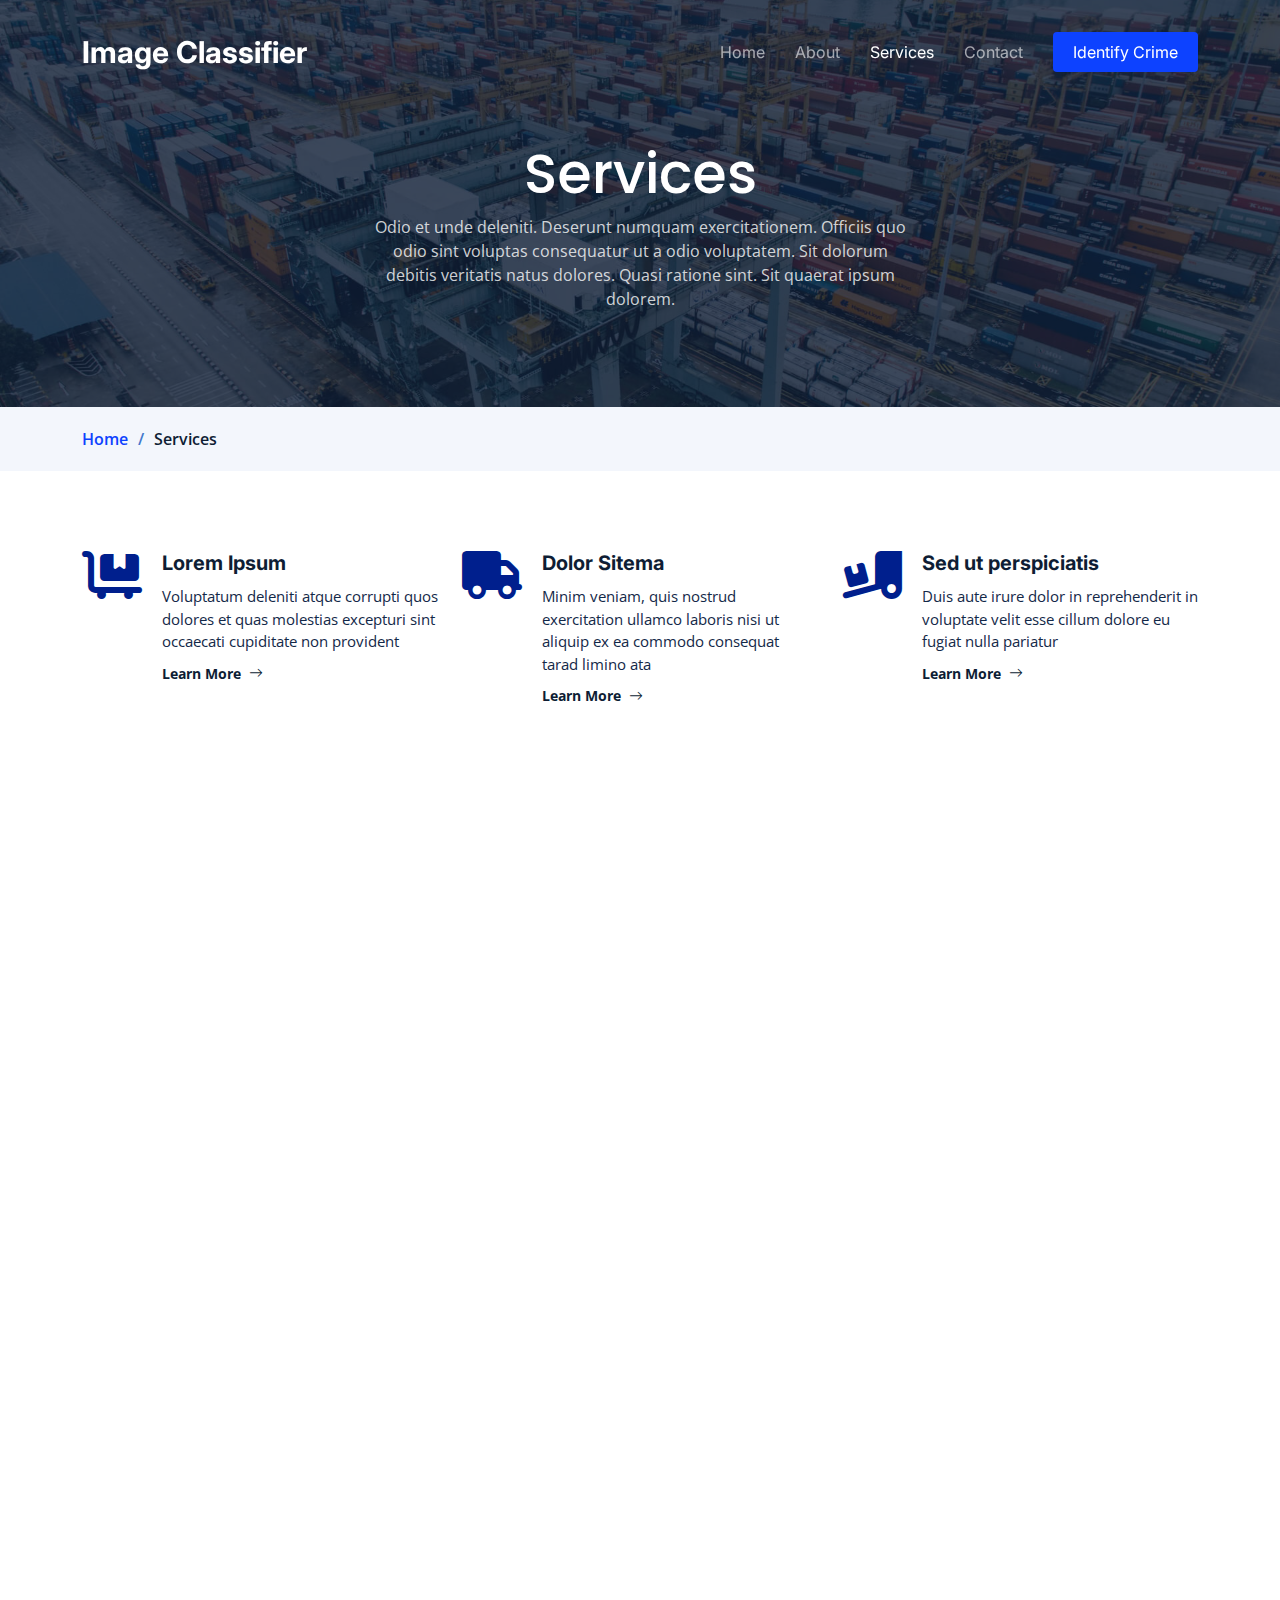
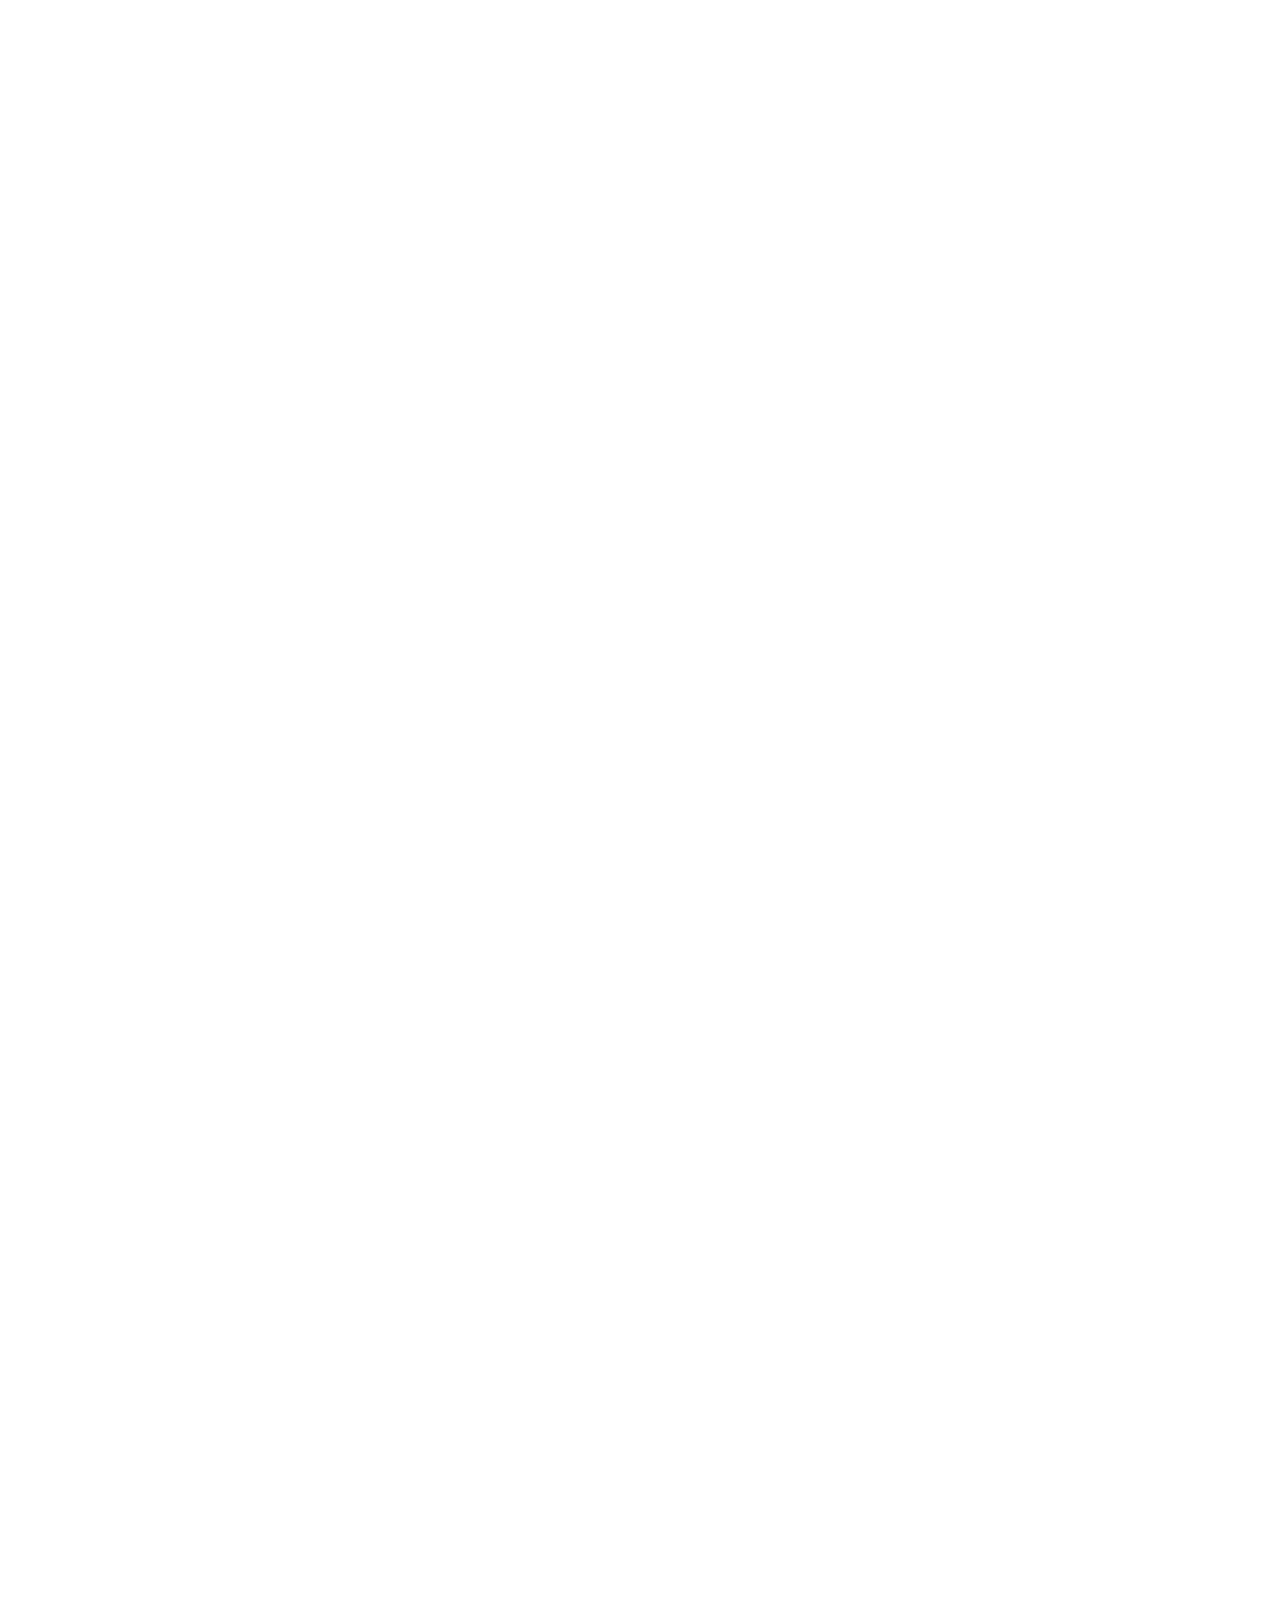
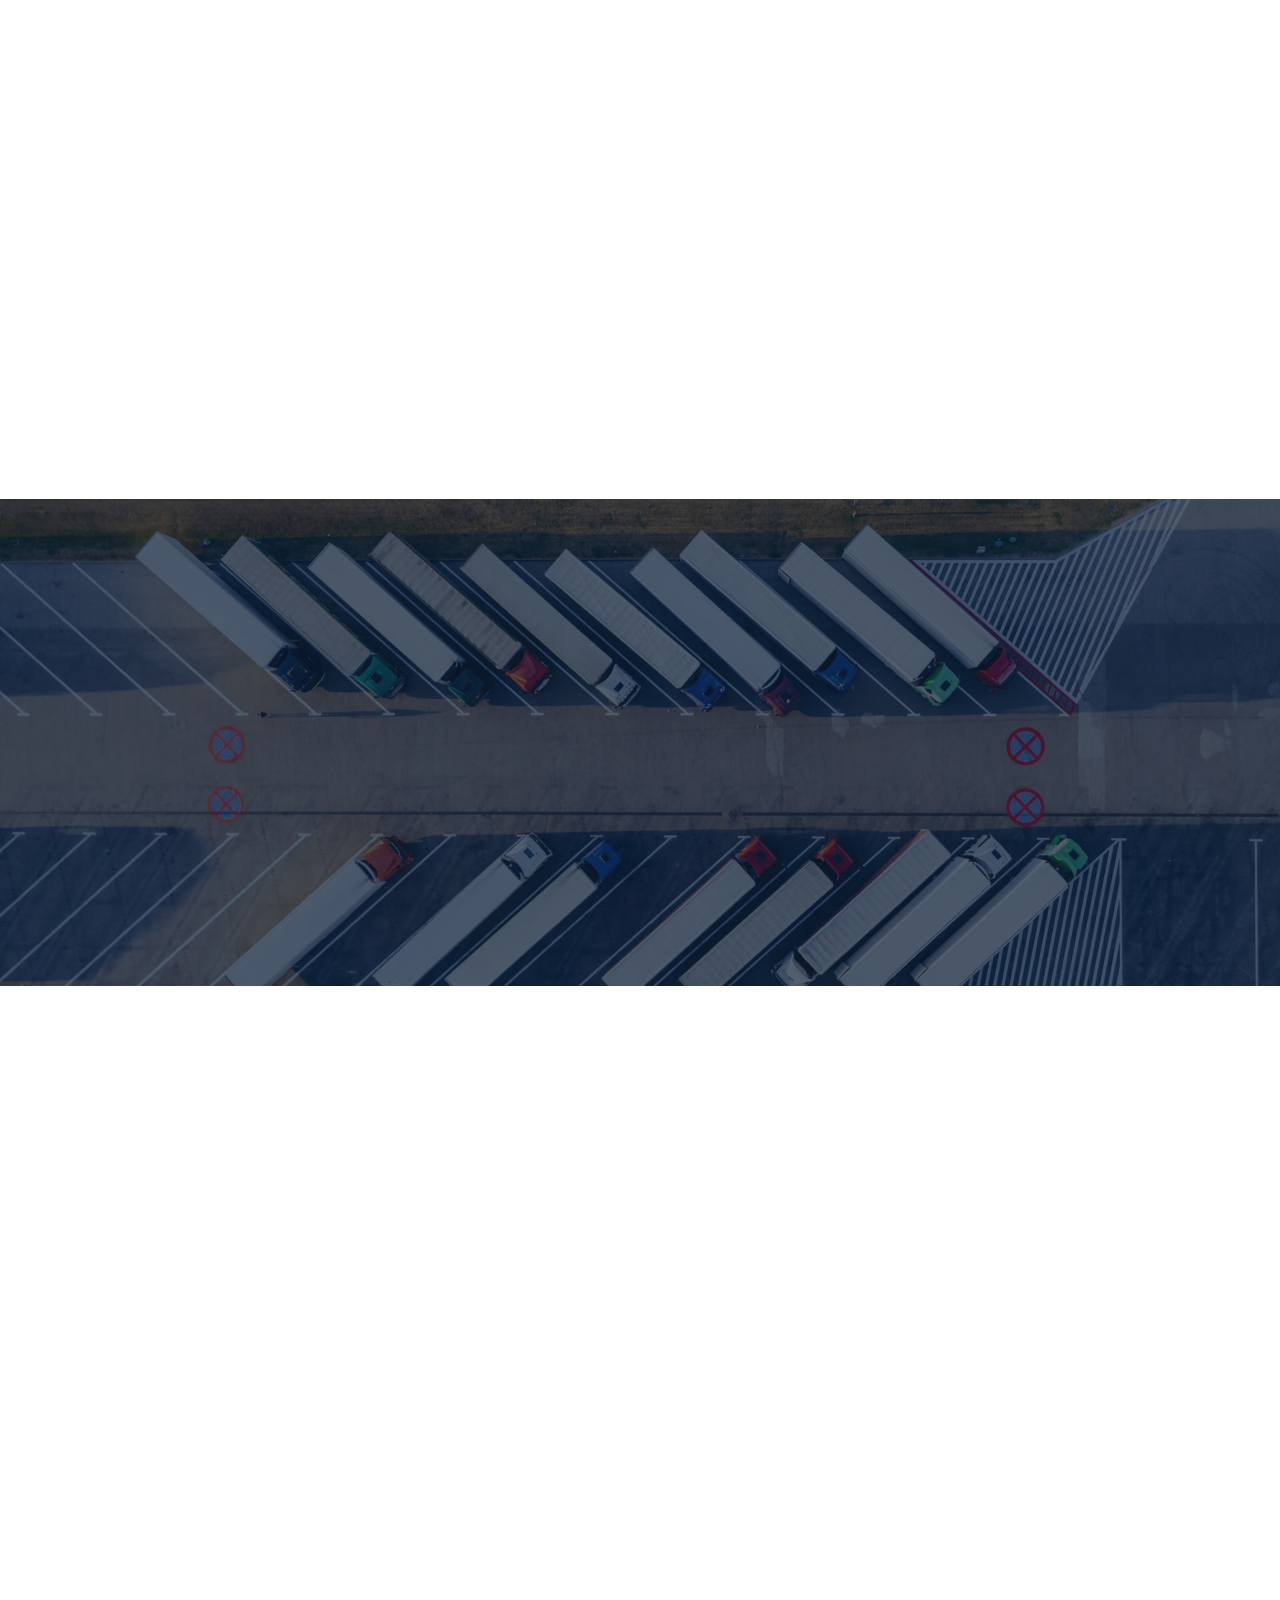
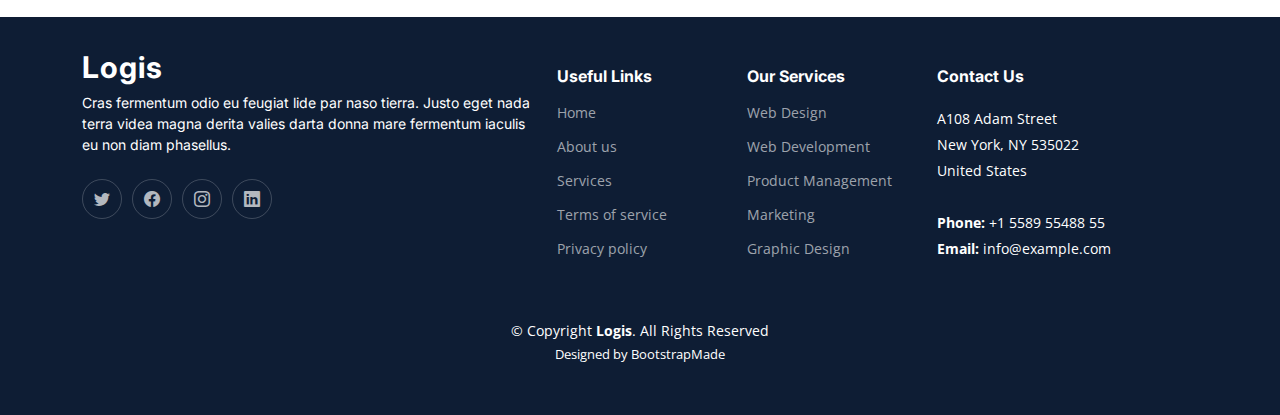
<file: services.html>
<!DOCTYPE html>
<html lang="en">

<head>
  <meta charset="utf-8">
  <meta content="width=device-width, initial-scale=1.0" name="viewport">

  <title>Logis Bootstrap Template - Services</title>
  <meta content="" name="description">
  <meta content="" name="keywords">

  <!-- Favicons -->
  <link href="assets/img/favicon.png" rel="icon">
  <link href="assets/img/apple-touch-icon.png" rel="apple-touch-icon">

  <!-- Google Fonts -->
  <link rel="preconnect" href="https://fonts.googleapis.com">
  <link rel="preconnect" href="https://fonts.gstatic.com" crossorigin>
  <link href="https://fonts.googleapis.com/css2?family=Open+Sans:ital,wght@0,300;0,400;0,500;0,600;0,700;1,300;1,400;1,600;1,700&family=Poppins:ital,wght@0,300;0,400;0,500;0,600;0,700;1,300;1,400;1,500;1,600;1,700&family=Inter:ital,wght@0,300;0,400;0,500;0,600;0,700;1,300;1,400;1,500;1,600;1,700&display=swap" rel="stylesheet">

  <!-- Vendor CSS Files -->
  <link href="assets/vendor/bootstrap/css/bootstrap.min.css" rel="stylesheet">
  <link href="assets/vendor/bootstrap-icons/bootstrap-icons.css" rel="stylesheet">
  <link href="assets/vendor/fontawesome-free/css/all.min.css" rel="stylesheet">
  <link href="assets/vendor/glightbox/css/glightbox.min.css" rel="stylesheet">
  <link href="assets/vendor/swiper/swiper-bundle.min.css" rel="stylesheet">
  <link href="assets/vendor/aos/aos.css" rel="stylesheet">

  <!-- Template Main CSS File -->
  <link href="assets/css/main.css" rel="stylesheet">

  <!-- =======================================================
  * Template Name: Logis
  * Updated: Sep 18 2023 with Bootstrap v5.3.2
  * Template URL: https://bootstrapmade.com/logis-bootstrap-logistics-website-template/
  * Author: BootstrapMade.com
  * License: https://bootstrapmade.com/license/
  ======================================================== -->
</head>

<body>

  <!-- ======= Header ======= -->
  <header id="header" class="header d-flex align-items-center fixed-top">
    <div class="container-fluid container-xl d-flex align-items-center justify-content-between">

      <a href="index.html" class="logo d-flex align-items-center">
        <!-- Uncomment the line below if you also wish to use an image logo -->
        <!-- <img src="assets/img/logo.png" alt=""> -->
        <h1>Image Classifier</h1>
      </a>

      <i class="mobile-nav-toggle mobile-nav-show bi bi-list"></i>
      <i class="mobile-nav-toggle mobile-nav-hide d-none bi bi-x"></i>
      <nav id="navbar" class="navbar">
        <ul>
          <li><a href="index.html">Home</a></li>
          <li><a href="about.html">About</a></li>
          <li><a href="services.html" class="active">Services</a></li>
          <!-- <li><a href="pricing.html">Pricing</a></li> -->
          <!-- <li class="dropdown"><a href="#"><span>Drop Down</span> <i class="bi bi-chevron-down dropdown-indicator"></i></a>
            <ul>
              <li><a href="#">Drop Down 1</a></li>
              <li class="dropdown"><a href="#"><span>Deep Drop Down</span> <i class="bi bi-chevron-down dropdown-indicator"></i></a>
                <ul>
                  <li><a href="#">Deep Drop Down 1</a></li>
                  <li><a href="#">Deep Drop Down 2</a></li>
                  <li><a href="#">Deep Drop Down 3</a></li>
                  <li><a href="#">Deep Drop Down 4</a></li>
                  <li><a href="#">Deep Drop Down 5</a></li>
                </ul>
              </li>
              <li><a href="#">Drop Down 2</a></li>
              <li><a href="#">Drop Down 3</a></li>
              <li><a href="#">Drop Down 4</a></li>
            </ul>
          </li> -->
          <li><a href="contact.html">Contact</a></li>
          <li><a class="get-a-quote" href="get-a-quote.html">Identify Crime</a></li>
        </ul>
      </nav><!-- .navbar -->

    </div>
  </header><!-- End Header -->
  <!-- End Header -->

  <main id="main">

    <!-- ======= Breadcrumbs ======= -->
    <div class="breadcrumbs">
      <div class="page-header d-flex align-items-center" style="background-image: url('assets/img/page-header.jpg');">
        <div class="container position-relative">
          <div class="row d-flex justify-content-center">
            <div class="col-lg-6 text-center">
              <h2>Services</h2>
              <p>Odio et unde deleniti. Deserunt numquam exercitationem. Officiis quo odio sint voluptas consequatur ut a odio voluptatem. Sit dolorum debitis veritatis natus dolores. Quasi ratione sint. Sit quaerat ipsum dolorem.</p>
            </div>
          </div>
        </div>
      </div>
      <nav>
        <div class="container">
          <ol>
            <li><a href="index.html">Home</a></li>
            <li>Services</li>
          </ol>
        </div>
      </nav>
    </div><!-- End Breadcrumbs -->

    <!-- ======= Featured Services Section ======= -->
    <section id="featured-services" class="featured-services">
      <div class="container">

        <div class="row gy-4">

          <div class="col-lg-4 col-md-6 service-item d-flex" data-aos="fade-up">
            <div class="icon flex-shrink-0"><i class="fa-solid fa-cart-flatbed"></i></div>
            <div>
              <h4 class="title">Lorem Ipsum</h4>
              <p class="description">Voluptatum deleniti atque corrupti quos dolores et quas molestias excepturi sint occaecati cupiditate non provident</p>
              <a href="service-details.html" class="readmore stretched-link"><span>Learn More</span><i class="bi bi-arrow-right"></i></a>
            </div>
          </div>
          <!-- End Service Item -->

          <div class="col-lg-4 col-md-6 service-item d-flex" data-aos="fade-up" data-aos-delay="100">
            <div class="icon flex-shrink-0"><i class="fa-solid fa-truck"></i></div>
            <div>
              <h4 class="title">Dolor Sitema</h4>
              <p class="description">Minim veniam, quis nostrud exercitation ullamco laboris nisi ut aliquip ex ea commodo consequat tarad limino ata</p>
              <a href="service-details.html" class="readmore stretched-link"><span>Learn More</span><i class="bi bi-arrow-right"></i></a>
            </div>
          </div><!-- End Service Item -->

          <div class="col-lg-4 col-md-6 service-item d-flex" data-aos="fade-up" data-aos-delay="200">
            <div class="icon flex-shrink-0"><i class="fa-solid fa-truck-ramp-box"></i></div>
            <div>
              <h4 class="title">Sed ut perspiciatis</h4>
              <p class="description">Duis aute irure dolor in reprehenderit in voluptate velit esse cillum dolore eu fugiat nulla pariatur</p>
              <a href="service-details.html" class="readmore stretched-link"><span>Learn More</span><i class="bi bi-arrow-right"></i></a>
            </div>
          </div><!-- End Service Item -->

        </div>

      </div>
    </section><!-- End Featured Services Section -->

    <!-- ======= Services Section ======= -->
    <section id="service" class="services pt-0">
      <div class="container" data-aos="fade-up">

        <div class="section-header">
          <span>Our Services</span>
          <h2>Our Services</h2>

        </div>

        <div class="row gy-4">

          <div class="col-lg-4 col-md-6" data-aos="fade-up" data-aos-delay="100">
            <div class="card">
              <div class="card-img">
                <img src="assets/img/storage-service.jpg" alt="" class="img-fluid">
              </div>
              <h3><a href="service-details.html" class="stretched-link">Storage</a></h3>
              <p>Cumque eos in qui numquam. Aut aspernatur perferendis sed atque quia voluptas quisquam repellendus temporibus itaqueofficiis odit</p>
            </div>
          </div><!-- End Card Item -->

          <div class="col-lg-4 col-md-6" data-aos="fade-up" data-aos-delay="200">
            <div class="card">
              <div class="card-img">
                <img src="assets/img/logistics-service.jpg" alt="" class="img-fluid">
              </div>
              <h3><a href="service-details.html" class="stretched-link">Logistics</a></h3>
              <p>Asperiores provident dolor accusamus pariatur dolore nam id audantium ut et iure incidunt molestiae dolor ipsam ducimus occaecati nisi</p>
            </div>
          </div><!-- End Card Item -->

          <div class="col-lg-4 col-md-6" data-aos="fade-up" data-aos-delay="300">
            <div class="card">
              <div class="card-img">
                <img src="assets/img/cargo-service.jpg" alt="" class="img-fluid">
              </div>
              <h3><a href="service-details.html" class="stretched-link">Cargo</a></h3>
              <p>Dicta quam similique quia architecto eos nisi aut ratione aut ipsum reiciendis sit doloremque oluptatem aut et molestiae ut et nihil</p>
            </div>
          </div><!-- End Card Item -->

          <div class="col-lg-4 col-md-6" data-aos="fade-up" data-aos-delay="400">
            <div class="card">
              <div class="card-img">
                <img src="assets/img/trucking-service.jpg" alt="" class="img-fluid">
              </div>
              <h3><a href="service-details.html" class="stretched-link">Trucking</a></h3>
              <p>Dicta quam similique quia architecto eos nisi aut ratione aut ipsum reiciendis sit doloremque oluptatem aut et molestiae ut et nihil</p>
            </div>
          </div><!-- End Card Item -->

          <div class="col-lg-4 col-md-6" data-aos="fade-up" data-aos-delay="500">
            <div class="card">
              <div class="card-img">
                <img src="assets/img/packaging-service.jpg" alt="" class="img-fluid">
              </div>
              <h3><a href="service-details.html" class="stretched-link">Packaging</a></h3>
              <p>Illo consequuntur quisquam delectus praesentium modi dignissimos facere vel cum onsequuntur maiores beatae consequatur magni voluptates</p>
            </div>
          </div><!-- End Card Item -->

          <div class="col-lg-4 col-md-6" data-aos="fade-up" data-aos-delay="600">
            <div class="card">
              <div class="card-img">
                <img src="assets/img/warehousing-service.jpg" alt="" class="img-fluid">
              </div>
              <h3><a href="service-details.html" class="stretched-link">Warehousing</a></h3>
              <p>Quas assumenda non occaecati molestiae. In aut earum sed natus eatae in vero. Ab modi quisquam aut nostrum unde et qui est non quo nulla</p>
            </div>
          </div><!-- End Card Item -->

        </div>

      </div>
    </section><!-- End Services Section -->

    <!-- ======= Features Section ======= -->
    <section id="features" class="features">
      <div class="container">

        <div class="row gy-4 align-items-center features-item" data-aos="fade-up">

          <div class="col-md-5">
            <img src="assets/img/features-1.jpg" class="img-fluid" alt="">
          </div>
          <div class="col-md-7">
            <h3>Voluptatem dignissimos provident quasi corporis voluptates sit assumenda.</h3>
            <p class="fst-italic">
              Lorem ipsum dolor sit amet, consectetur adipiscing elit, sed do eiusmod tempor incididunt ut labore et dolore
              magna aliqua.
            </p>
            <ul>
              <li><i class="bi bi-check"></i> Ullamco laboris nisi ut aliquip ex ea commodo consequat.</li>
              <li><i class="bi bi-check"></i> Duis aute irure dolor in reprehenderit in voluptate velit.</li>
              <li><i class="bi bi-check"></i> Ullam est qui quos consequatur eos accusamus.</li>
            </ul>
          </div>
        </div><!-- Features Item -->

        <div class="row gy-4 align-items-center features-item" data-aos="fade-up">
          <div class="col-md-5 order-1 order-md-2">
            <img src="assets/img/features-2.jpg" class="img-fluid" alt="">
          </div>
          <div class="col-md-7 order-2 order-md-1">
            <h3>Corporis temporibus maiores provident</h3>
            <p class="fst-italic">
              Lorem ipsum dolor sit amet, consectetur adipiscing elit, sed do eiusmod tempor incididunt ut labore et dolore
              magna aliqua.
            </p>
            <p>
              Ullamco laboris nisi ut aliquip ex ea commodo consequat. Duis aute irure dolor in reprehenderit in voluptate
              velit esse cillum dolore eu fugiat nulla pariatur. Excepteur sint occaecat cupidatat non proident, sunt in
              culpa qui officia deserunt mollit anim id est laborum
            </p>
          </div>
        </div><!-- Features Item -->

        <div class="row gy-4 align-items-center features-item" data-aos="fade-up">
          <div class="col-md-5">
            <img src="assets/img/features-3.jpg" class="img-fluid" alt="">
          </div>
          <div class="col-md-7">
            <h3>Sunt consequatur ad ut est nulla consectetur reiciendis animi voluptas</h3>
            <p>Cupiditate placeat cupiditate placeat est ipsam culpa. Delectus quia minima quod. Sunt saepe odit aut quia voluptatem hic voluptas dolor doloremque.</p>
            <ul>
              <li><i class="bi bi-check"></i> Ullamco laboris nisi ut aliquip ex ea commodo consequat.</li>
              <li><i class="bi bi-check"></i> Duis aute irure dolor in reprehenderit in voluptate velit.</li>
              <li><i class="bi bi-check"></i> Facilis ut et voluptatem aperiam. Autem soluta ad fugiat.</li>
            </ul>
          </div>
        </div><!-- Features Item -->

        <div class="row gy-4 align-items-center features-item" data-aos="fade-up">
          <div class="col-md-5 order-1 order-md-2">
            <img src="assets/img/features-4.jpg" class="img-fluid" alt="">
          </div>
          <div class="col-md-7 order-2 order-md-1">
            <h3>Quas et necessitatibus eaque impedit ipsum animi consequatur incidunt in</h3>
            <p class="fst-italic">
              Lorem ipsum dolor sit amet, consectetur adipiscing elit, sed do eiusmod tempor incididunt ut labore et dolore
              magna aliqua.
            </p>
            <p>
              Ullamco laboris nisi ut aliquip ex ea commodo consequat. Duis aute irure dolor in reprehenderit in voluptate
              velit esse cillum dolore eu fugiat nulla pariatur. Excepteur sint occaecat cupidatat non proident, sunt in
              culpa qui officia deserunt mollit anim id est laborum
            </p>
          </div>
        </div><!-- Features Item -->

      </div>
    </section><!-- End Features Section -->

    <!-- ======= Testimonials Section ======= -->
    <section id="testimonials" class="testimonials">
      <div class="container">

        <div class="slides-1 swiper" data-aos="fade-up">
          <div class="swiper-wrapper">

            <div class="swiper-slide">
              <div class="testimonial-item">
                <img src="assets/img/testimonials/testimonials-1.jpg" class="testimonial-img" alt="">
                <h3>Saul Goodman</h3>
                <h4>Ceo &amp; Founder</h4>
                <div class="stars">
                  <i class="bi bi-star-fill"></i><i class="bi bi-star-fill"></i><i class="bi bi-star-fill"></i><i class="bi bi-star-fill"></i><i class="bi bi-star-fill"></i>
                </div>
                <p>
                  <i class="bi bi-quote quote-icon-left"></i>
                  Proin iaculis purus consequat sem cure digni ssim donec porttitora entum suscipit rhoncus. Accusantium quam, ultricies eget id, aliquam eget nibh et. Maecen aliquam, risus at semper.
                  <i class="bi bi-quote quote-icon-right"></i>
                </p>
              </div>
            </div><!-- End testimonial item -->

            <div class="swiper-slide">
              <div class="testimonial-item">
                <img src="assets/img/testimonials/testimonials-2.jpg" class="testimonial-img" alt="">
                <h3>Sara Wilsson</h3>
                <h4>Designer</h4>
                <div class="stars">
                  <i class="bi bi-star-fill"></i><i class="bi bi-star-fill"></i><i class="bi bi-star-fill"></i><i class="bi bi-star-fill"></i><i class="bi bi-star-fill"></i>
                </div>
                <p>
                  <i class="bi bi-quote quote-icon-left"></i>
                  Export tempor illum tamen malis malis eram quae irure esse labore quem cillum quid cillum eram malis quorum velit fore eram velit sunt aliqua noster fugiat irure amet legam anim culpa.
                  <i class="bi bi-quote quote-icon-right"></i>
                </p>
              </div>
            </div><!-- End testimonial item -->

            <div class="swiper-slide">
              <div class="testimonial-item">
                <img src="assets/img/testimonials/testimonials-3.jpg" class="testimonial-img" alt="">
                <h3>Jena Karlis</h3>
                <h4>Store Owner</h4>
                <div class="stars">
                  <i class="bi bi-star-fill"></i><i class="bi bi-star-fill"></i><i class="bi bi-star-fill"></i><i class="bi bi-star-fill"></i><i class="bi bi-star-fill"></i>
                </div>
                <p>
                  <i class="bi bi-quote quote-icon-left"></i>
                  Enim nisi quem export duis labore cillum quae magna enim sint quorum nulla quem veniam duis minim tempor labore quem eram duis noster aute amet eram fore quis sint minim.
                  <i class="bi bi-quote quote-icon-right"></i>
                </p>
              </div>
            </div><!-- End testimonial item -->

            <div class="swiper-slide">
              <div class="testimonial-item">
                <img src="assets/img/testimonials/testimonials-4.jpg" class="testimonial-img" alt="">
                <h3>Matt Brandon</h3>
                <h4>Freelancer</h4>
                <div class="stars">
                  <i class="bi bi-star-fill"></i><i class="bi bi-star-fill"></i><i class="bi bi-star-fill"></i><i class="bi bi-star-fill"></i><i class="bi bi-star-fill"></i>
                </div>
                <p>
                  <i class="bi bi-quote quote-icon-left"></i>
                  Fugiat enim eram quae cillum dolore dolor amet nulla culpa multos export minim fugiat minim velit minim dolor enim duis veniam ipsum anim magna sunt elit fore quem dolore labore illum veniam.
                  <i class="bi bi-quote quote-icon-right"></i>
                </p>
              </div>
            </div><!-- End testimonial item -->

            <div class="swiper-slide">
              <div class="testimonial-item">
                <img src="assets/img/testimonials/testimonials-5.jpg" class="testimonial-img" alt="">
                <h3>John Larson</h3>
                <h4>Entrepreneur</h4>
                <div class="stars">
                  <i class="bi bi-star-fill"></i><i class="bi bi-star-fill"></i><i class="bi bi-star-fill"></i><i class="bi bi-star-fill"></i><i class="bi bi-star-fill"></i>
                </div>
                <p>
                  <i class="bi bi-quote quote-icon-left"></i>
                  Quis quorum aliqua sint quem legam fore sunt eram irure aliqua veniam tempor noster veniam enim culpa labore duis sunt culpa nulla illum cillum fugiat legam esse veniam culpa fore nisi cillum quid.
                  <i class="bi bi-quote quote-icon-right"></i>
                </p>
              </div>
            </div><!-- End testimonial item -->

          </div>
          <div class="swiper-pagination"></div>
        </div>

      </div>
    </section><!-- End Testimonials Section -->

    <!-- ======= Frequently Asked Questions Section ======= -->
    <section id="faq" class="faq">
      <div class="container" data-aos="fade-up">

        <div class="section-header">
          <span>Frequently Asked Questions</span>
          <h2>Frequently Asked Questions</h2>

        </div>

        <div class="row justify-content-center" data-aos="fade-up" data-aos-delay="200">
          <div class="col-lg-10">

            <div class="accordion accordion-flush" id="faqlist">

              <div class="accordion-item">
                <h3 class="accordion-header">
                  <button class="accordion-button collapsed" type="button" data-bs-toggle="collapse" data-bs-target="#faq-content-1">
                    <i class="bi bi-question-circle question-icon"></i>
                    Non consectetur a erat nam at lectus urna duis?
                  </button>
                </h3>
                <div id="faq-content-1" class="accordion-collapse collapse" data-bs-parent="#faqlist">
                  <div class="accordion-body">
                    Feugiat pretium nibh ipsum consequat. Tempus iaculis urna id volutpat lacus laoreet non curabitur gravida. Venenatis lectus magna fringilla urna porttitor rhoncus dolor purus non.
                  </div>
                </div>
              </div><!-- # Faq item-->

              <div class="accordion-item">
                <h3 class="accordion-header">
                  <button class="accordion-button collapsed" type="button" data-bs-toggle="collapse" data-bs-target="#faq-content-2">
                    <i class="bi bi-question-circle question-icon"></i>
                    Feugiat scelerisque varius morbi enim nunc faucibus a pellentesque?
                  </button>
                </h3>
                <div id="faq-content-2" class="accordion-collapse collapse" data-bs-parent="#faqlist">
                  <div class="accordion-body">
                    Dolor sit amet consectetur adipiscing elit pellentesque habitant morbi. Id interdum velit laoreet id donec ultrices. Fringilla phasellus faucibus scelerisque eleifend donec pretium. Est pellentesque elit ullamcorper dignissim. Mauris ultrices eros in cursus turpis massa tincidunt dui.
                  </div>
                </div>
              </div><!-- # Faq item-->

              <div class="accordion-item">
                <h3 class="accordion-header">
                  <button class="accordion-button collapsed" type="button" data-bs-toggle="collapse" data-bs-target="#faq-content-3">
                    <i class="bi bi-question-circle question-icon"></i>
                    Dolor sit amet consectetur adipiscing elit pellentesque habitant morbi?
                  </button>
                </h3>
                <div id="faq-content-3" class="accordion-collapse collapse" data-bs-parent="#faqlist">
                  <div class="accordion-body">
                    Eleifend mi in nulla posuere sollicitudin aliquam ultrices sagittis orci. Faucibus pulvinar elementum integer enim. Sem nulla pharetra diam sit amet nisl suscipit. Rutrum tellus pellentesque eu tincidunt. Lectus urna duis convallis convallis tellus. Urna molestie at elementum eu facilisis sed odio morbi quis
                  </div>
                </div>
              </div><!-- # Faq item-->

              <div class="accordion-item">
                <h3 class="accordion-header">
                  <button class="accordion-button collapsed" type="button" data-bs-toggle="collapse" data-bs-target="#faq-content-4">
                    <i class="bi bi-question-circle question-icon"></i>
                    Ac odio tempor orci dapibus. Aliquam eleifend mi in nulla?
                  </button>
                </h3>
                <div id="faq-content-4" class="accordion-collapse collapse" data-bs-parent="#faqlist">
                  <div class="accordion-body">
                    <i class="bi bi-question-circle question-icon"></i>
                    Dolor sit amet consectetur adipiscing elit pellentesque habitant morbi. Id interdum velit laoreet id donec ultrices. Fringilla phasellus faucibus scelerisque eleifend donec pretium. Est pellentesque elit ullamcorper dignissim. Mauris ultrices eros in cursus turpis massa tincidunt dui.
                  </div>
                </div>
              </div><!-- # Faq item-->

              <div class="accordion-item">
                <h3 class="accordion-header">
                  <button class="accordion-button collapsed" type="button" data-bs-toggle="collapse" data-bs-target="#faq-content-5">
                    <i class="bi bi-question-circle question-icon"></i>
                    Tempus quam pellentesque nec nam aliquam sem et tortor consequat?
                  </button>
                </h3>
                <div id="faq-content-5" class="accordion-collapse collapse" data-bs-parent="#faqlist">
                  <div class="accordion-body">
                    Molestie a iaculis at erat pellentesque adipiscing commodo. Dignissim suspendisse in est ante in. Nunc vel risus commodo viverra maecenas accumsan. Sit amet nisl suscipit adipiscing bibendum est. Purus gravida quis blandit turpis cursus in
                  </div>
                </div>
              </div><!-- # Faq item-->

            </div>

          </div>
        </div>

      </div>
    </section><!-- End Frequently Asked Questions Section -->

  </main><!-- End #main -->

  <!-- ======= Footer ======= -->
  <footer id="footer" class="footer">

    <div class="container">
      <div class="row gy-4">
        <div class="col-lg-5 col-md-12 footer-info">
          <a href="index.html" class="logo d-flex align-items-center">
            <span>Logis</span>
          </a>
          <p>Cras fermentum odio eu feugiat lide par naso tierra. Justo eget nada terra videa magna derita valies darta donna mare fermentum iaculis eu non diam phasellus.</p>
          <div class="social-links d-flex mt-4">
            <a href="#" class="twitter"><i class="bi bi-twitter"></i></a>
            <a href="#" class="facebook"><i class="bi bi-facebook"></i></a>
            <a href="#" class="instagram"><i class="bi bi-instagram"></i></a>
            <a href="#" class="linkedin"><i class="bi bi-linkedin"></i></a>
          </div>
        </div>

        <div class="col-lg-2 col-6 footer-links">
          <h4>Useful Links</h4>
          <ul>
            <li><a href="#">Home</a></li>
            <li><a href="#">About us</a></li>
            <li><a href="#">Services</a></li>
            <li><a href="#">Terms of service</a></li>
            <li><a href="#">Privacy policy</a></li>
          </ul>
        </div>

        <div class="col-lg-2 col-6 footer-links">
          <h4>Our Services</h4>
          <ul>
            <li><a href="#">Web Design</a></li>
            <li><a href="#">Web Development</a></li>
            <li><a href="#">Product Management</a></li>
            <li><a href="#">Marketing</a></li>
            <li><a href="#">Graphic Design</a></li>
          </ul>
        </div>

        <div class="col-lg-3 col-md-12 footer-contact text-center text-md-start">
          <h4>Contact Us</h4>
          <p>
            A108 Adam Street <br>
            New York, NY 535022<br>
            United States <br><br>
            <strong>Phone:</strong> +1 5589 55488 55<br>
            <strong>Email:</strong> info@example.com<br>
          </p>

        </div>

      </div>
    </div>

    <div class="container mt-4">
      <div class="copyright">
        &copy; Copyright <strong><span>Logis</span></strong>. All Rights Reserved
      </div>
      <div class="credits">
        <!-- All the links in the footer should remain intact. -->
        <!-- You can delete the links only if you purchased the pro version. -->
        <!-- Licensing information: https://bootstrapmade.com/license/ -->
        <!-- Purchase the pro version with working PHP/AJAX contact form: https://bootstrapmade.com/logis-bootstrap-logistics-website-template/ -->
        Designed by <a href="https://bootstrapmade.com/">BootstrapMade</a>
      </div>
    </div>

  </footer><!-- End Footer -->
  <!-- End Footer -->

  <a href="#" class="scroll-top d-flex align-items-center justify-content-center"><i class="bi bi-arrow-up-short"></i></a>

  <div id="preloader"></div>

  <!-- Vendor JS Files -->
  <script src="assets/vendor/bootstrap/js/bootstrap.bundle.min.js"></script>
  <script src="assets/vendor/purecounter/purecounter_vanilla.js"></script>
  <script src="assets/vendor/glightbox/js/glightbox.min.js"></script>
  <script src="assets/vendor/swiper/swiper-bundle.min.js"></script>
  <script src="assets/vendor/aos/aos.js"></script>
  <script src="assets/vendor/php-email-form/validate.js"></script>

  <!-- Template Main JS File -->
  <script src="assets/js/main.js"></script>

</body>

</html>
</file>
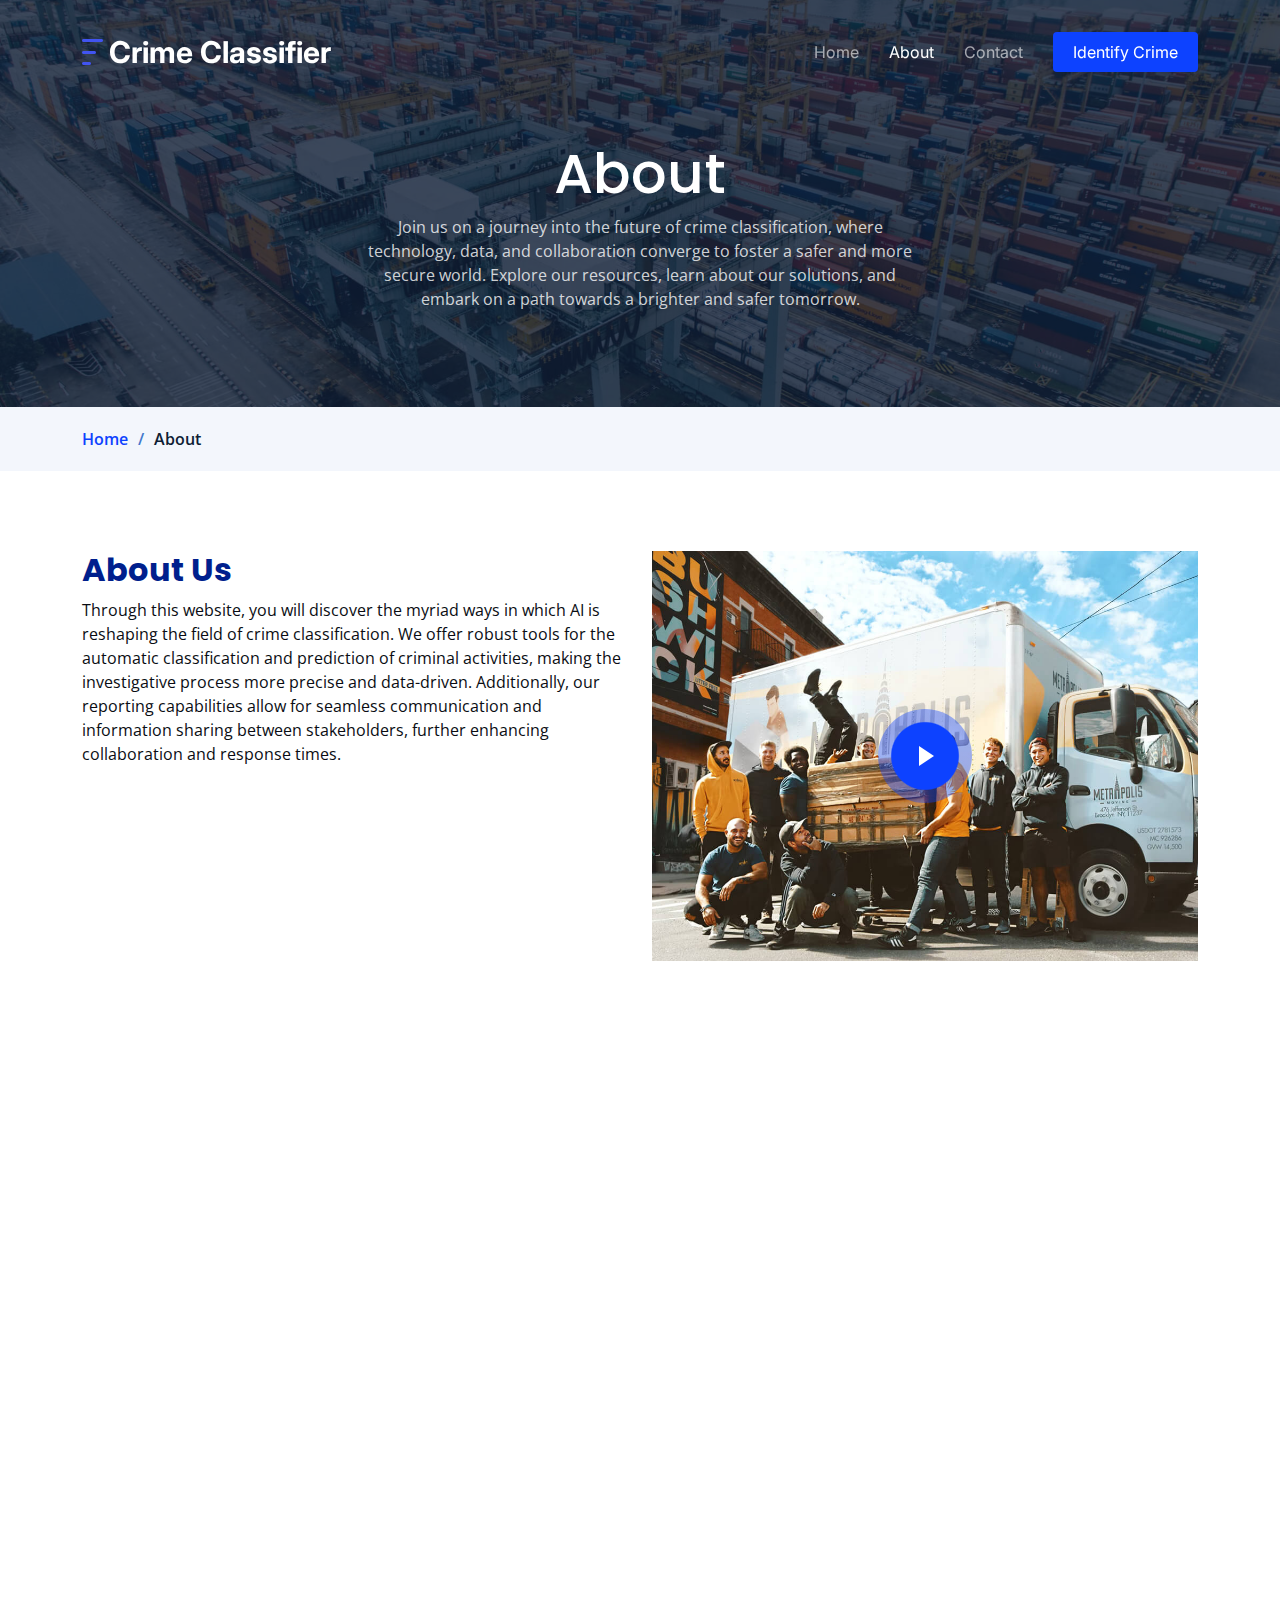
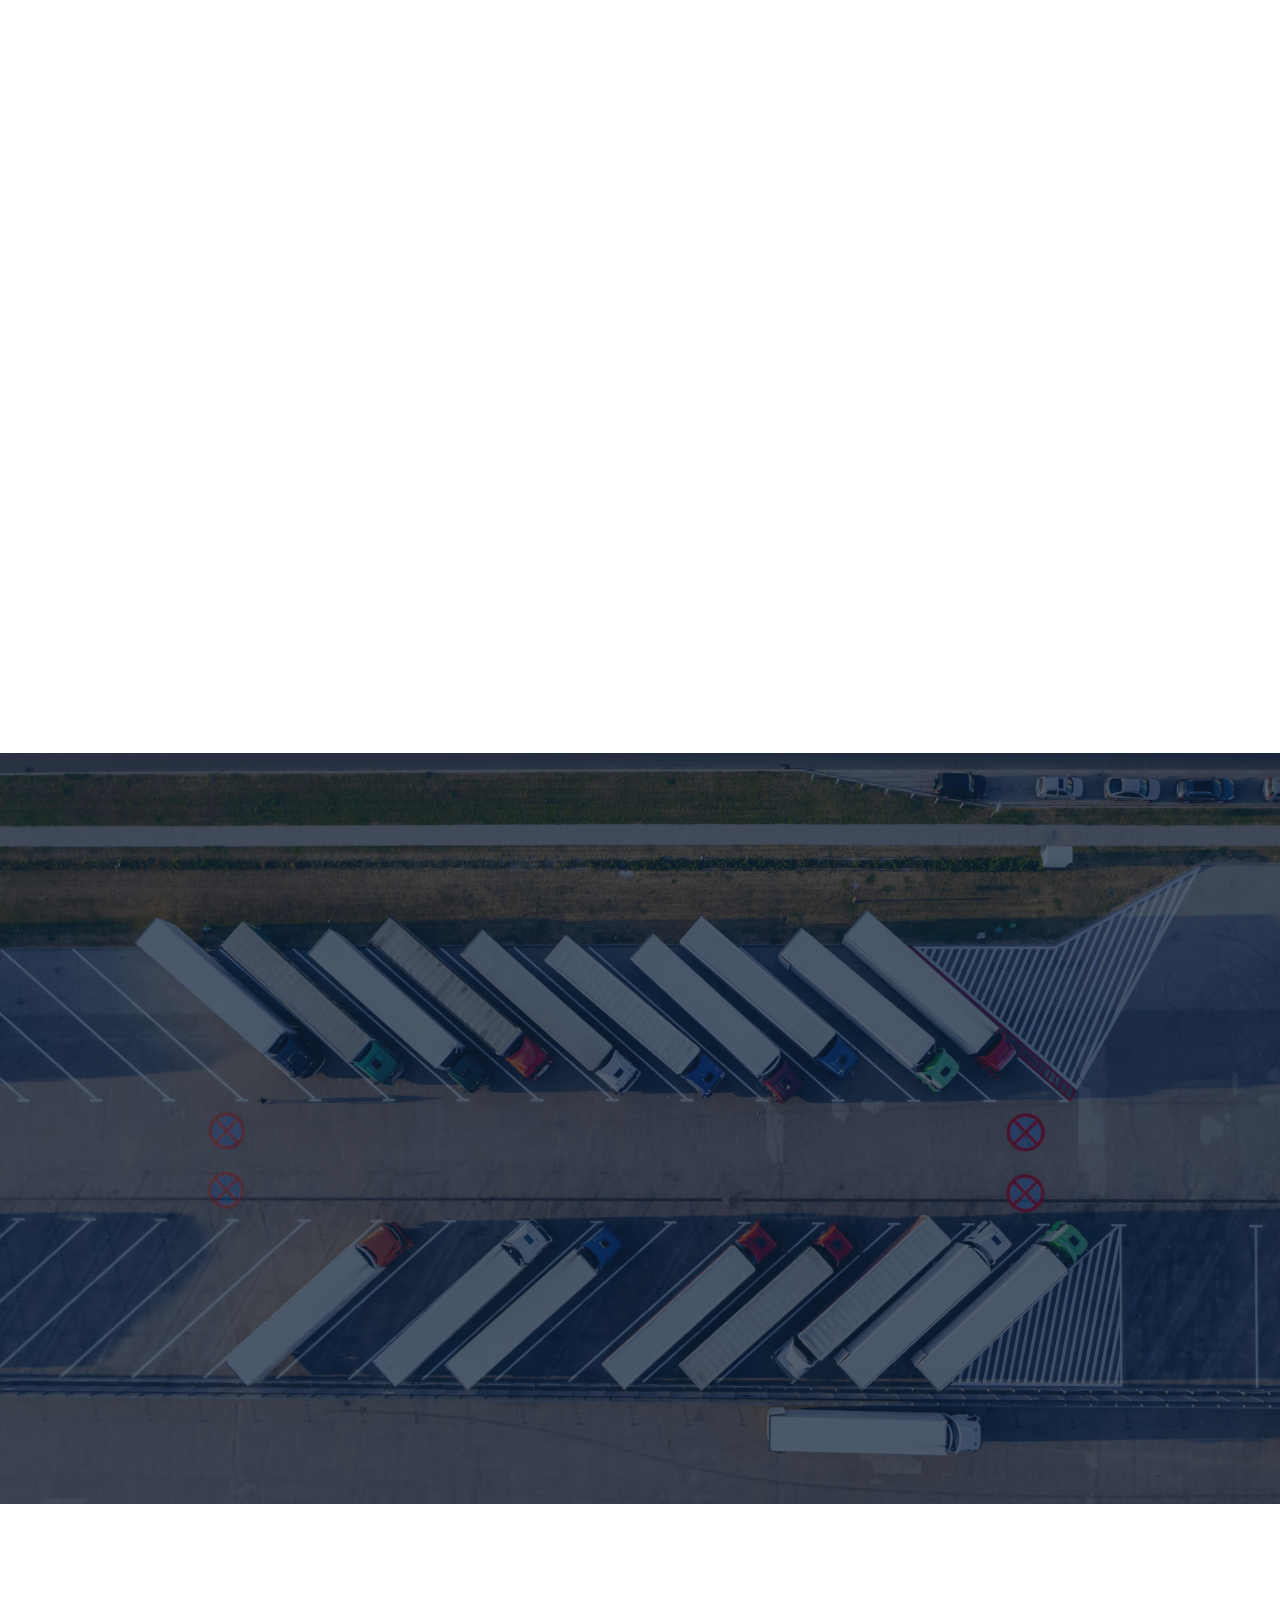
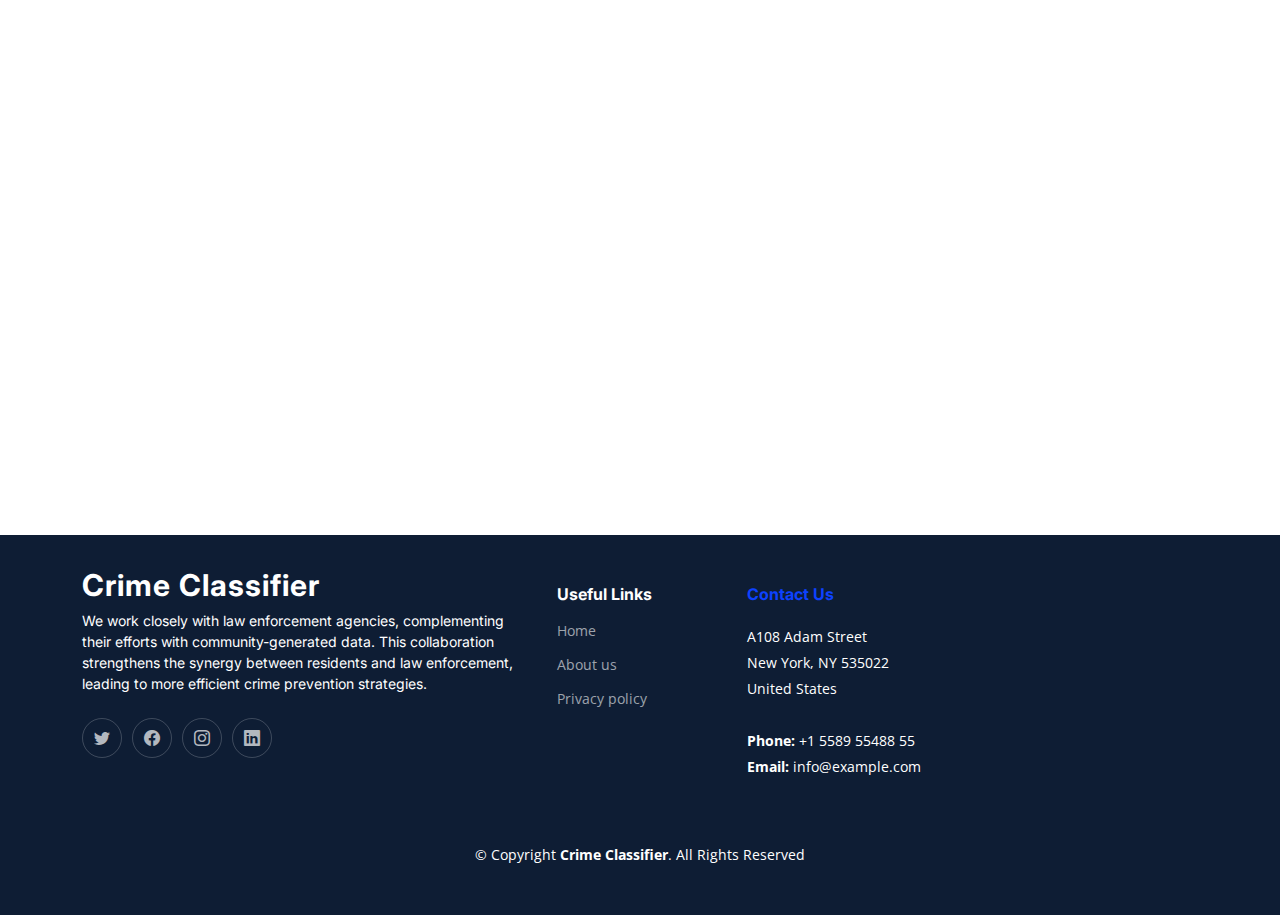
<file: templates/about.html>
<!DOCTYPE html>
<html lang="en">

<head>
  <meta charset="utf-8">
  <meta content="width=device-width, initial-scale=1.0" name="viewport">

  <title>Crime Classifier - About</title>
  <meta content="" name="description">
  <meta content="" name="keywords">

  <!-- Favicons -->
  <link href="/static/img/logo.png" rel="icon">
  <link href="/static/img/apple-touch-icon.png" rel="apple-touch-icon">

  <!-- Google Fonts -->
  <link rel="preconnect" href="https://fonts.googleapis.com">
  <link rel="preconnect" href="https://fonts.gstatic.com" crossorigin>
  <link href="https://fonts.googleapis.com/css2?family=Open+Sans:ital,wght@0,300;0,400;0,500;0,600;0,700;1,300;1,400;1,600;1,700&family=Poppins:ital,wght@0,300;0,400;0,500;0,600;0,700;1,300;1,400;1,500;1,600;1,700&family=Inter:ital,wght@0,300;0,400;0,500;0,600;0,700;1,300;1,400;1,500;1,600;1,700&display=swap" rel="stylesheet">

  <!-- Vendor CSS Files -->
  <link href="/static/vendor/bootstrap/css/bootstrap.min.css" rel="stylesheet">
  <link href="/static/vendor/bootstrap-icons/bootstrap-icons.css" rel="stylesheet">
  <link href="/static/vendor/fontawesome-free/css/all.min.css" rel="stylesheet">
  <link href="/static/vendor/glightbox/css/glightbox.min.css" rel="stylesheet">
  <link href="/static/vendor/swiper/swiper-bundle.min.css" rel="stylesheet">
  <link href="/static/vendor/aos/aos.css" rel="stylesheet">

  <!-- Template Main CSS File -->
  <link href="/static/css/main.css" rel="stylesheet">

  <!-- =======================================================
  * Template Name: Logis
  * Updated: Sep 18 2023 with Bootstrap v5.3.2
  * Template URL: https://bootstrapmade.com/logis-bootstrap-logistics-website-template/
  * Author: BootstrapMade.com
  * License: https://bootstrapmade.com/license/
  ======================================================== -->
</head>

<body>

  <!-- ======= Header ======= -->
  <header id="header" class="header d-flex align-items-center fixed-top">
    <div class="container-fluid container-xl d-flex align-items-center justify-content-between">

      <a href="index.html" class="logo d-flex align-items-center">
        <!-- Uncomment the line below if you also wish to use an image logo -->
        <img src="/static/img/logo.png" alt="">
        <h1>Crime Classifier</h1>
      </a>

      <i class="mobile-nav-toggle mobile-nav-show bi bi-list"></i>
      <i class="mobile-nav-toggle mobile-nav-hide d-none bi bi-x"></i>
      <nav id="navbar" class="navbar">
        <ul>
          <li><a href="index.html">Home</a></li>
          <li><a href="about.html" class="active">About</a></li>
          
          <li><a href="contact.html">Contact</a></li>
          <li><a class="predict" href="predict.html">Identify Crime</a></li>
        </ul>
      </nav><!-- .navbar -->

    </div>
  </header><!-- End Header -->
  <!-- End Header -->

  <main id="main">

    <!-- ======= Breadcrumbs ======= -->
    <div class="breadcrumbs">
      <div class="page-header d-flex align-items-center" style="background-image: url('/static/img/page-header.jpg');">
        <div class="container position-relative">
          <div class="row d-flex justify-content-center">
            <div class="col-lg-6 text-center">
              <h2>About</h2>
              <p>Join us on a journey into the future of crime classification, where technology, data, and collaboration converge to foster a safer and more secure world. Explore our resources, learn about our solutions, and embark on a path towards a brighter and safer tomorrow.</p>
            </div>
          </div>
        </div>
      </div>
      <nav>
        <div class="container">
          <ol>
            <li><a href="index.html">Home</a></li>
            <li>About</li>
          </ol>
        </div>
      </nav>
    </div><!-- End Breadcrumbs -->

    <!-- ======= About Us Section ======= -->
    <section id="about" class="about">
      <div class="container" data-aos="fade-up">

        <div class="row gy-4">
          <div class="col-lg-6 position-relative align-self-start order-lg-last order-first">
            <img src="/static/img/about.jpg" class="img-fluid" alt="">
            <a href="https://www.youtube.com/watch?v=LXb3EKWsInQ" class="glightbox play-btn"></a>
          </div>
          <div class="col-lg-6 content order-last  order-lg-first">
            <h3>About Us</h3>
            <p>
              Through this website, you will discover the myriad ways in which AI is reshaping the field of crime classification. We offer robust tools for the automatic classification and prediction of criminal activities, making the investigative process more precise and data-driven. Additionally, our reporting capabilities allow for seamless communication and information sharing between stakeholders, further enhancing collaboration and response times.
            </p>
            <ul>
              <li data-aos="fade-up" data-aos-delay="100">
                <i class="bi bi-diagram-3"></i>
                <div>
                  <h5>Community-Centric Approach</h5>
                  <p>We prioritize community engagement, valuing the unique insights and observations of residents. By actively involving community members, we foster a sense of ownership and responsibility for local safety.
                  </p>
                </div>
              </li>
              <li data-aos="fade-up" data-aos-delay="200">
                <i class="bi bi-fullscreen-exit"></i>
                <div>
                  <h5>User-Friendly Platform</h5>
                  <p>Our intuitive interface ensures that anyone, regardless of technical expertise, can easily report incidents and classify data. We believe in making the process accessible to all, encouraging widespread participation.</p>
                </div>
              </li>
              <li data-aos="fade-up" data-aos-delay="300">
                <i class="bi bi-broadcast"></i>
                <div>
                  <h5>Data Accuracy and Reliability</h5>
                  <p>We emphasize the importance of accurate data. Our platform allows users to classify incidents with precision, ensuring that law enforcement agencies receive reliable information to inform their actions effectively.</p>
                </div>
              </li>
            </ul>
          </div>
        </div>

      </div>
    </section><!-- End About Us Section -->

    <!-- ======= Stats Counter Section ======= -->
    <section id="stats-counter" class="stats-counter pt-0">
      <div class="container" data-aos="fade-up">

        <div class="row gy-4">

          <div class="col-lg-3 col-md-6">
            <div class="stats-item text-center w-100 h-100">
              <span data-purecounter-start="0" data-purecounter-end="232" data-purecounter-duration="1" class="purecounter"></span>
              <p>Clients</p>
            </div>
          </div><!-- End Stats Item -->

          <div class="col-lg-3 col-md-6">
            <div class="stats-item text-center w-100 h-100">
              <span data-purecounter-start="0" data-purecounter-end="521" data-purecounter-duration="1" class="purecounter"></span>
              <p>Reports</p>
            </div>
          </div><!-- End Stats Item -->

          <div class="col-lg-3 col-md-6">
            <div class="stats-item text-center w-100 h-100">
              <span data-purecounter-start="0" data-purecounter-end="1453" data-purecounter-duration="1" class="purecounter"></span>
              <p>Hours Of Support</p>
            </div>
          </div><!-- End Stats Item -->

          <div class="col-lg-3 col-md-6">
            <div class="stats-item text-center w-100 h-100">
              <span data-purecounter-start="0" data-purecounter-end="32" data-purecounter-duration="1" class="purecounter"></span>
              <p>Workers</p>
            </div>
          </div><!-- End Stats Item -->

        </div>

      </div>
    </section><!-- End Stats Counter Section -->

    <!-- ======= Our Team Section ======= -->
    <section id="team" class="team pt-0">
      <div class="container" data-aos="fade-up">

        <div class="section-header">
          <span>Our Team</span>
          <h2>Our Team</h2>

        </div>

        <div class="row" data-aos="fade-up" data-aos-delay="100">

          <div class="col-lg-4 col-md-6 d-flex">
            <div class="member">
              <img src="/static/img/team/team-1.jpg" class="img-fluid" alt="">
              <div class="member-content">
                <h4>Aniket Shivaniwal</h4>
                <span>Web Development</span>
                <!-- <p>
                  Magni qui quod omnis unde et eos fuga et exercitationem. Odio veritatis perspiciatis quaerat qui aut aut aut
                </p> -->
                <div class="social">
                  <a href=""><i class="bi bi-twitter"></i></a>
                  <a href=""><i class="bi bi-facebook"></i></a>
                  <a href=""><i class="bi bi-instagram"></i></a>
                  <a href=""><i class="bi bi-linkedin"></i></a>
                </div>
              </div>
            </div>
          </div><!-- End Team Member -->

          <div class="col-lg-4 col-md-6 d-flex">
            <div class="member">
              <img src="/static/img/team/team-2.jpg" class="img-fluid" alt="">
              <div class="member-content">
                <h4>Fatima Aijaz</h4>
                <span>Marketing</span>
                <!-- <p>
                  Repellat fugiat adipisci nemo illum nesciunt voluptas repellendus. In architecto rerum rerum temporibus
                </p> -->
                <div class="social">
                  <a href=""><i class="bi bi-twitter"></i></a>
                  <a href=""><i class="bi bi-facebook"></i></a>
                  <a href=""><i class="bi bi-instagram"></i></a>
                  <a href=""><i class="bi bi-linkedin"></i></a>
                </div>
              </div>
            </div>
          </div><!-- End Team Member -->

          <div class="col-lg-4 col-md-6 d-flex">
            <div class="member">
              <img src="/static/img/team/team-3.jpg" class="img-fluid" alt="">
              <div class="member-content">
                <h4>Adnan Rizvi</h4>
                <span>Data Analyst</span>
                <!-- <p>
                  Voluptas necessitatibus occaecati quia. Earum totam consequuntur qui porro et laborum toro des clara
                </p> -->
                <div class="social">
                  <a href=""><i class="bi bi-twitter"></i></a>
                  <a href=""><i class="bi bi-facebook"></i></a>
                  <a href=""><i class="bi bi-instagram"></i></a>
                  <a href=""><i class="bi bi-linkedin"></i></a>
                </div>
              </div>
            </div>
          </div><!-- End Team Member -->

        </div>

      </div>
    </section><!-- End Our Team Section -->

    <!-- ======= Testimonials Section ======= -->
    <section id="testimonials" class="testimonials">
      <div class="container">

        <div class="slides-1 swiper" data-aos="fade-up">
          <div class="swiper-wrapper">

            <div class="swiper-slide">
              <div class="testimonial-item">
                <img src="/static/img/testimonials/testimonials-1.jpg" class="testimonial-img" alt="">
                <h3>Saul Goodman</h3>
                <h4> Concerned Parent</h4>
                <div class="stars">
                  <i class="bi bi-star-fill"></i><i class="bi bi-star-fill"></i><i class="bi bi-star-fill"></i><i class="bi bi-star-fill"></i><i class="bi bi-star-fill"></i>
                </div>
                <p>
                  <i class="bi bi-quote quote-icon-left"></i>
                  As a parent, my children's safety is my top priority. Joining this initiative gave me a platform to make a difference. I've reported and classified incidents, knowing that my efforts help protect not only my kids but also the entire community. It's empowering and essential.
                  <i class="bi bi-quote quote-icon-right"></i>
                </p>
              </div>
            </div><!-- End testimonial item -->

            <div class="swiper-slide">
              <div class="testimonial-item">
                <img src="/static/img/testimonials/testimonials-2.jpg" class="testimonial-img" alt="">
                <h3>Sara Wilsson</h3>
                <h4>Community Activist</h4>
                <div class="stars">
                  <i class="bi bi-star-fill"></i><i class="bi bi-star-fill"></i><i class="bi bi-star-fill"></i><i class="bi bi-star-fill"></i><i class="bi bi-star-fill"></i>
                </div>
                <p>
                  <i class="bi bi-quote quote-icon-left"></i>
                  I was skeptical at first, but after using the Crime Identifier and Classifier website, I realized its power. It allowed me to actively contribute to my community's safety. Together, we're building a safer neighborhood, one report at a time.
                  <i class="bi bi-quote quote-icon-right"></i>
                </p>
              </div>
            </div><!-- End testimonial item -->

            <div class="swiper-slide">
              <div class="testimonial-item">
                <img src="/static/img/testimonials/testimonials-3.jpg" class="testimonial-img" alt="">
                <h3>Jena Karlis</h3>
                <h4> Concerned Resident</h4>
                <div class="stars">
                  <i class="bi bi-star-fill"></i><i class="bi bi-star-fill"></i><i class="bi bi-star-fill"></i><i class="bi bi-star-fill"></i><i class="bi bi-star-fill"></i>
                </div>
                <p>
                  <i class="bi bi-quote quote-icon-left"></i>
                  I used to feel helpless when I heard about crimes in our area. But now, with the Crime Identifier and Classifier website, I can actively participate in making our community safer. It's amazing how a collective effort can lead to positive change. I encourage everyone to get involved.
                  <i class="bi bi-quote quote-icon-right"></i>
                </p>
              </div>
            </div><!-- End testimonial item -->

            <div class="swiper-slide">
              <div class="testimonial-item">
                <img src="/static/img/testimonials/testimonials-4.jpg" class="testimonial-img" alt="">
                <h3>Matt Brandon</h3>
                <h4> Local Business Owner</h4>
                <div class="stars">
                  <i class="bi bi-star-fill"></i><i class="bi bi-star-fill"></i><i class="bi bi-star-fill"></i><i class="bi bi-star-fill"></i><i class="bi bi-star-fill"></i>
                </div>
                <p>
                  <i class="bi bi-quote quote-icon-left"></i>
                  Our business relies on a safe neighborhood. The Crime Identifier and Classifier website has given us a tool to stay informed about local incidents. By actively participating, we can contribute to a secure environment for our customers and employees. It's a win-win for everyone.
                  <i class="bi bi-quote quote-icon-right"></i>
                </p>
              </div>
            </div><!-- End testimonial item -->

            <div class="swiper-slide">
              <div class="testimonial-item">
                <img src="/static/img/testimonials/testimonials-5.jpg" class="testimonial-img" alt="">
                <h3>John Larson</h3>
                <h4> Police Officer</h4>
                <div class="stars">
                  <i class="bi bi-star-fill"></i><i class="bi bi-star-fill"></i><i class="bi bi-star-fill"></i><i class="bi bi-star-fill"></i><i class="bi bi-star-fill"></i>
                </div>
                <p>
                  <i class="bi bi-quote quote-icon-left"></i>
                  From a law enforcement perspective, having a community actively engaged in identifying and classifying crimes is invaluable. The accurate and timely information we receive through this initiative significantly enhances our ability to respond effectively. It's a testament to what collaboration can achieve in ensuring public safety.
                  <i class="bi bi-quote quote-icon-right"></i>
                </p>
              </div>
            </div><!-- End testimonial item -->

          </div>
          <div class="swiper-pagination"></div>
        </div>

      </div>
    </section><!-- End Testimonials Section -->

    <!-- ======= Frequently Asked Questions Section ======= -->
    <section id="faq" class="faq">
      <div class="container" data-aos="fade-up">

        <div class="section-header">
          <span>Frequently Asked Questions</span>
          <h2>Frequently Asked Questions</h2>

        </div>

        <div class="row justify-content-center" data-aos="fade-up" data-aos-delay="200">
          <div class="col-lg-10">

            <div class="accordion accordion-flush" id="faqlist">

              <div class="accordion-item">
                <h3 class="accordion-header">
                  <button class="accordion-button collapsed" type="button" data-bs-toggle="collapse" data-bs-target="#faq-content-1">
                    <i class="bi bi-question-circle question-icon"></i>
                    What is the Crime Identifier and Classifier Website?
                  </button>
                </h3>
                <div id="faq-content-1" class="accordion-collapse collapse" data-bs-parent="#faqlist">
                  <div class="accordion-body">
                    The Crime Identifier and Classifier Website is an online platform designed to empower community members to report, identify, and classify various incidents within their neighborhoods. It allows residents to actively contribute to enhancing public safety by providing accurate and timely information to law enforcement agencies.

                  </div>
                </div>
              </div><!-- # Faq item-->

              <div class="accordion-item">
                <h3 class="accordion-header">
                  <button class="accordion-button collapsed" type="button" data-bs-toggle="collapse" data-bs-target="#faq-content-2">
                    <i class="bi bi-question-circle question-icon"></i>
                    How does the website work?
                  </button>
                </h3>
                <div id="faq-content-2" class="accordion-collapse collapse" data-bs-parent="#faqlist">
                  <div class="accordion-body">
                    Community members can easily report suspicious activities or incidents through the user-friendly interface. Once reported, these incidents can be classified based on their nature and severity. Law enforcement agencies use this information to prioritize their efforts and respond effectively to incidents.

                  </div>
                </div>
              </div><!-- # Faq item-->

              <div class="accordion-item">
                <h3 class="accordion-header">
                  <button class="accordion-button collapsed" type="button" data-bs-toggle="collapse" data-bs-target="#faq-content-3">
                    <i class="bi bi-question-circle question-icon"></i>
                    Can I report incidents anonymously?
                  </button>
                </h3>
                <div id="faq-content-3" class="accordion-collapse collapse" data-bs-parent="#faqlist">
                  <div class="accordion-body">
                    Yes, you can choose to report incidents anonymously if you prefer. While providing contact information is encouraged for follow-up purposes, it is not mandatory. We respect your choice to remain anonymous while contributing to the community's safety.
                  </div>
                </div>
              </div><!-- # Faq item-->

              <div class="accordion-item">
                <h3 class="accordion-header">
                  <button class="accordion-button collapsed" type="button" data-bs-toggle="collapse" data-bs-target="#faq-content-4">
                    <i class="bi bi-question-circle question-icon"></i>
                    How can I get involved in classifying incidents?
                  </button>
                </h3>
                <div id="faq-content-4" class="accordion-collapse collapse" data-bs-parent="#faqlist">
                  <div class="accordion-body">
                    
                    After reporting an incident, you can participate in the classification process. The website provides guidelines and prompts to help you accurately classify the reported incidents. Your attention to detail ensures that the data collected is reliable and useful for law enforcement agencies.
                  </div>
                </div>
              </div><!-- # Faq item-->

              <div class="accordion-item">
                <h3 class="accordion-header">
                  <button class="accordion-button collapsed" type="button" data-bs-toggle="collapse" data-bs-target="#faq-content-5">
                    <i class="bi bi-question-circle question-icon"></i>
                    What types of incidents can be reported on the website?
                  </button>
                </h3>
                <div id="faq-content-5" class="accordion-collapse collapse" data-bs-parent="#faqlist">
                  <div class="accordion-body">
                    You can report a wide range of incidents, including but not limited to suspicious activities, thefts, vandalism, accidents, and other safety concerns. The goal is to create a comprehensive database of incidents to assist law enforcement in crime prevention and response.
                  </div>
                </div>
              </div><!-- # Faq item-->

            </div>

          </div>
        </div>

      </div>
    </section><!-- End Frequently Asked Questions Section -->

  </main><!-- End #main -->

  <!-- ======= Footer ======= -->
  <footer id="footer" class="footer">

    <div class="container">
      <div class="row gy-4">
        <div class="col-lg-5 col-md-12 footer-info">
          <a href="index.html" class="logo d-flex align-items-center">
            <span>Crime Classifier</span>
          </a>
          <p> We work closely with law enforcement agencies, complementing their efforts with community-generated data. This collaboration strengthens the synergy between residents and law enforcement, leading to more efficient crime prevention strategies.</p>
          <div class="social-links d-flex mt-4">
            <a href="#" class="twitter"><i class="bi bi-twitter"></i></a>
            <a href="#" class="facebook"><i class="bi bi-facebook"></i></a>
            <a href="#" class="instagram"><i class="bi bi-instagram"></i></a>
            <a href="#" class="linkedin"><i class="bi bi-linkedin"></i></a>
          </div>
        </div>

        <div class="col-lg-2 col-6 footer-links">
          <h4>Useful Links</h4>
          <ul>
            <li><a href="index.html">Home</a></li>
            <li><a href="about.html">About us</a></li>
            
            
            <li><a href="#">Privacy policy</a></li>
          </ul>
        </div>

        

        <div class="col-lg-3 col-md-12 footer-contact text-center text-md-start">
         <h4> <a href="contact.html">Contact Us<a></h4>
          <p>
            A108 Adam Street <br>
            New York, NY 535022<br>
            United States <br><br>
            <strong>Phone:</strong> +1 5589 55488 55<br>
            <strong>Email:</strong> info@example.com<br>
          </p>

        </div>

      </div>
    </div>

    <div class="container mt-4">
      <div class="copyright">
        &copy; Copyright <strong><span>Crime Classifier</span></strong>. All Rights Reserved
      </div>
      
    </div>

  </footer><!-- End Footer -->
  <!-- End Footer -->
  <!-- End Footer -->


  <a href="#" class="scroll-top d-flex align-items-center justify-content-center"><i class="bi bi-arrow-up-short"></i></a>

  <div id="preloader"></div>

  <!-- Vendor JS Files -->
  <script src="/static/vendor/bootstrap/js/bootstrap.bundle.min.js"></script>
  <script src="/static/vendor/purecounter/purecounter_vanilla.js"></script>
  <script src="/static/vendor/glightbox/js/glightbox.min.js"></script>
  <script src="/static/vendor/swiper/swiper-bundle.min.js"></script>
  <script src="/static/vendor/aos/aos.js"></script>
  <script src="/static/vendor/php-email-form/validate.js"></script>

  <!-- Template Main JS File -->
  <script src="/static/js/main.js"></script>

</body>

</html>
</file>
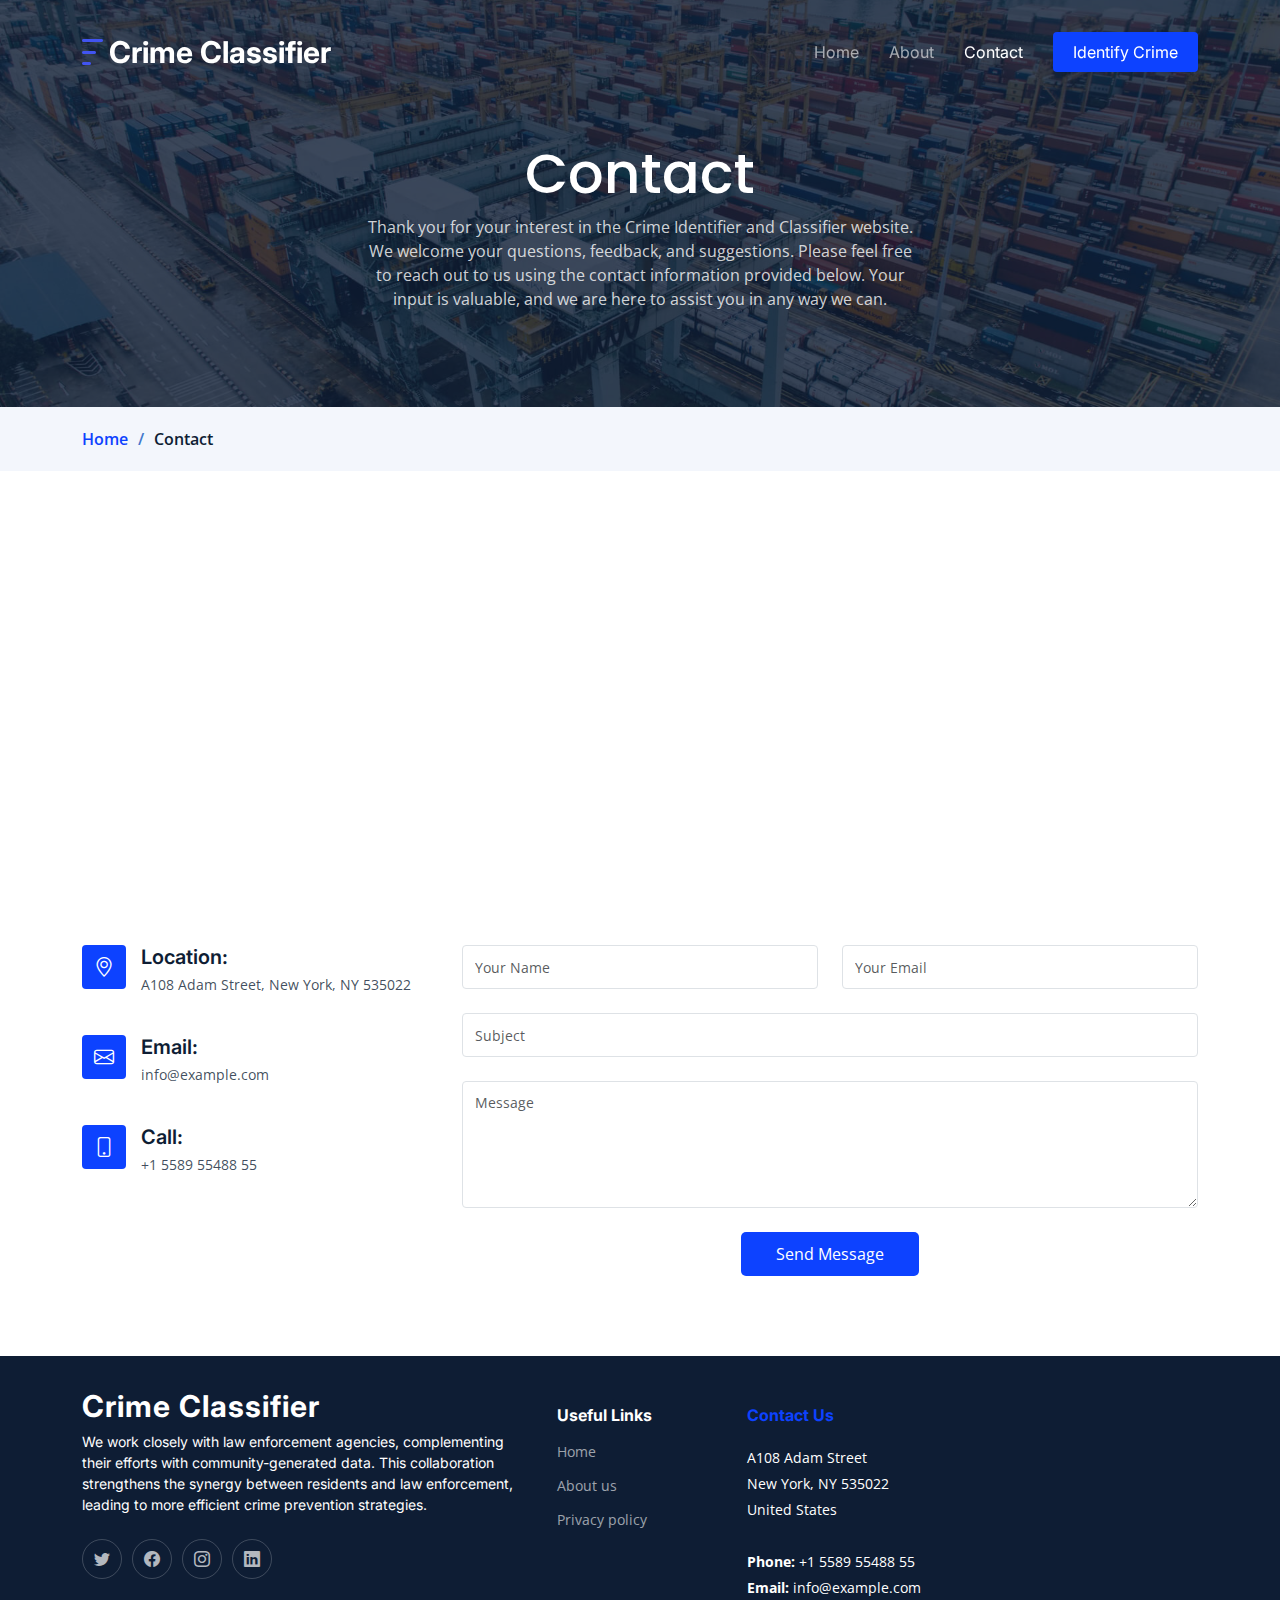
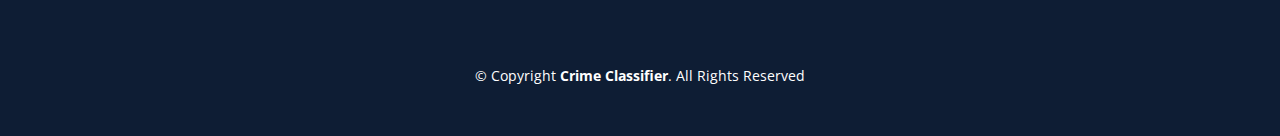
<file: templates/contact.html>
<!DOCTYPE html>
<html lang="en">

<head>
  <meta charset="utf-8">
  <meta content="width=device-width, initial-scale=1.0" name="viewport">

  <title>Crime Classifier - Contact</title>
  <meta content="" name="description">
  <meta content="" name="keywords">

  <!-- Favicons -->
  <link href="/static/img/logo.png" rel="icon">
  <link href="/static/img/apple-touch-icon.png" rel="apple-touch-icon">

  <!-- Google Fonts -->
  <link rel="preconnect" href="https://fonts.googleapis.com">
  <link rel="preconnect" href="https://fonts.gstatic.com" crossorigin>
  <link href="https://fonts.googleapis.com/css2?family=Open+Sans:ital,wght@0,300;0,400;0,500;0,600;0,700;1,300;1,400;1,600;1,700&family=Poppins:ital,wght@0,300;0,400;0,500;0,600;0,700;1,300;1,400;1,500;1,600;1,700&family=Inter:ital,wght@0,300;0,400;0,500;0,600;0,700;1,300;1,400;1,500;1,600;1,700&display=swap" rel="stylesheet">

  <!-- Vendor CSS Files -->
  <link href="/static/vendor/bootstrap/css/bootstrap.min.css" rel="stylesheet">
  <link href="/static/vendor/bootstrap-icons/bootstrap-icons.css" rel="stylesheet">
  <link href="/static/vendor/fontawesome-free/css/all.min.css" rel="stylesheet">
  <link href="/static/vendor/glightbox/css/glightbox.min.css" rel="stylesheet">
  <link href="/static/vendor/swiper/swiper-bundle.min.css" rel="stylesheet">
  <link href="/static/vendor/aos/aos.css" rel="stylesheet">

  <!-- Template Main CSS File -->
  <link href="/static/css/main.css" rel="stylesheet">

</head>

<body>

  <!-- ======= Header ======= -->
  <header id="header" class="header d-flex align-items-center fixed-top">
    <div class="container-fluid container-xl d-flex align-items-center justify-content-between">

      <a href="index.html" class="logo d-flex align-items-center">
        <!-- Uncomment the line below if you also wish to use an image logo -->
        <img src="/static/img/logo.png" alt="">
        <h1>Crime Classifier</h1>
      </a>

      <i class="mobile-nav-toggle mobile-nav-show bi bi-list"></i>
      <i class="mobile-nav-toggle mobile-nav-hide d-none bi bi-x"></i>
      <nav id="navbar" class="navbar">
        <ul>
          <li><a href="index.html">Home</a></li>
          <li><a href="about.html">About</a></li>
      
          <li><a href="contact.html" class="active">Contact</a></li>
          <li><a class="predict" href="predict.html">Identify Crime</a></li>
        </ul>
      </nav><!-- .navbar -->

    </div>
  </header><!-- End Header -->
  <!-- End Header -->

  <main id="main">

    <!-- ======= Breadcrumbs ======= -->
    <div class="breadcrumbs">
      <div class="page-header d-flex align-items-center" style="background-image: url('/static/img/page-header.jpg');">
        <div class="container position-relative">
          <div class="row d-flex justify-content-center">
            <div class="col-lg-6 text-center">
              <h2>Contact</h2>
              <p>Thank you for your interest in the Crime Identifier and Classifier website. We welcome your questions, feedback, and suggestions. Please feel free to reach out to us using the contact information provided below. Your input is valuable, and we are here to assist you in any way we can.</p>
            </div>
          </div>
        </div>
      </div>
      <nav>
        <div class="container">
          <ol>
            <li><a href="index.html">Home</a></li>
            <li>Contact</li>
          </ol>
        </div>
      </nav>
    </div><!-- End Breadcrumbs -->

    <!-- ======= Contact Section ======= -->
    <section id="contact" class="contact">
      <div class="container" data-aos="fade-up">

        <div>
          <iframe style="border:0; width: 100%; height: 340px;" src="https://www.google.com/maps/embed?pb=!1m14!1m8!1m3!1d12097.433213460943!2d-74.0062269!3d40.7101282!3m2!1i1024!2i768!4f13.1!3m3!1m2!1s0x0%3A0xb89d1fe6bc499443!2sDowntown+Conference+Center!5e0!3m2!1smk!2sbg!4v1539943755621" frameborder="0" allowfullscreen></iframe>
        </div><!-- End Google Maps -->

        <div class="row gy-4 mt-4">

          <div class="col-lg-4">

            <div class="info-item d-flex">
              <i class="bi bi-geo-alt flex-shrink-0"></i>
              <div>
                <h4>Location:</h4>
                <p>A108 Adam Street, New York, NY 535022</p>
              </div>
            </div><!-- End Info Item -->

            <div class="info-item d-flex">
              <i class="bi bi-envelope flex-shrink-0"></i>
              <div>
                <h4>Email:</h4>
                <p>info@example.com</p>
              </div>
            </div><!-- End Info Item -->

            <div class="info-item d-flex">
              <i class="bi bi-phone flex-shrink-0"></i>
              <div>
                <h4>Call:</h4>
                <p>+1 5589 55488 55</p>
              </div>
            </div><!-- End Info Item -->

          </div>

          <div class="col-lg-8">
            <form action="forms/contact.php" method="post" role="form" class="php-email-form">
              <div class="row">
                <div class="col-md-6 form-group">
                  <input type="text" name="name" class="form-control" id="name" placeholder="Your Name" required>
                </div>
                <div class="col-md-6 form-group mt-3 mt-md-0">
                  <input type="email" class="form-control" name="email" id="email" placeholder="Your Email" required>
                </div>
              </div>
              <div class="form-group mt-3">
                <input type="text" class="form-control" name="subject" id="subject" placeholder="Subject" required>
              </div>
              <div class="form-group mt-3">
                <textarea class="form-control" name="message" rows="5" placeholder="Message" required></textarea>
              </div>
              <div class="my-3">
                <div class="loading">Loading</div>
                <div class="error-message"></div>
                <div class="sent-message">Your message has been sent. Thank you!</div>
              </div>
              <div class="text-center"><button type="submit">Send Message</button></div>
            </form>
          </div><!-- End Contact Form -->

        </div>

      </div>
    </section><!-- End Contact Section -->

  </main><!-- End #main -->

  <!-- ======= Footer ======= -->
  <footer id="footer" class="footer">

    <div class="container">
      <div class="row gy-4">
        <div class="col-lg-5 col-md-12 footer-info">
          <a href="index.html" class="logo d-flex align-items-center">
            <span>Crime Classifier</span>
          </a>
          <p> We work closely with law enforcement agencies, complementing their efforts with community-generated data. This collaboration strengthens the synergy between residents and law enforcement, leading to more efficient crime prevention strategies.</p>
          <div class="social-links d-flex mt-4">
            <a href="#" class="twitter"><i class="bi bi-twitter"></i></a>
            <a href="#" class="facebook"><i class="bi bi-facebook"></i></a>
            <a href="#" class="instagram"><i class="bi bi-instagram"></i></a>
            <a href="#" class="linkedin"><i class="bi bi-linkedin"></i></a>
          </div>
        </div>

        <div class="col-lg-2 col-6 footer-links">
          <h4>Useful Links</h4>
          <ul>
            <li><a href="index.html">Home</a></li>
            <li><a href="about.html">About us</a></li>
            
            
            <li><a href="#">Privacy policy</a></li>
          </ul>
        </div>

        

        <div class="col-lg-3 col-md-12 footer-contact text-center text-md-start">
         <h4> <a href="contact.html">Contact Us<a></h4>
          <p>
            A108 Adam Street <br>
            New York, NY 535022<br>
            United States <br><br>
            <strong>Phone:</strong> +1 5589 55488 55<br>
            <strong>Email:</strong> info@example.com<br>
          </p>

        </div>

      </div>
    </div>

    <div class="container mt-4">
      <div class="copyright">
        &copy; Copyright <strong><span>Crime Classifier</span></strong>. All Rights Reserved
      </div>
      
    </div>

  </footer><!-- End Footer -->
  <!-- End Footer -->
  <!-- End Footer -->


  <a href="#" class="scroll-top d-flex align-items-center justify-content-center"><i class="bi bi-arrow-up-short"></i></a>

  <div id="preloader"></div>

  <!-- Vendor JS Files -->
  <script src="/static/vendor/bootstrap/js/bootstrap.bundle.min.js"></script>
  <script src="/static/vendor/purecounter/purecounter_vanilla.js"></script>
  <script src="/static/vendor/glightbox/js/glightbox.min.js"></script>
  <script src="/static/vendor/swiper/swiper-bundle.min.js"></script>
  <script src="/static/vendor/aos/aos.js"></script>
  <script src="/static/vendor/php-email-form/validate.js"></script>

  <!-- Template Main JS File -->
  <script src="/static/js/main.js"></script>

</body>

</html>
</file>
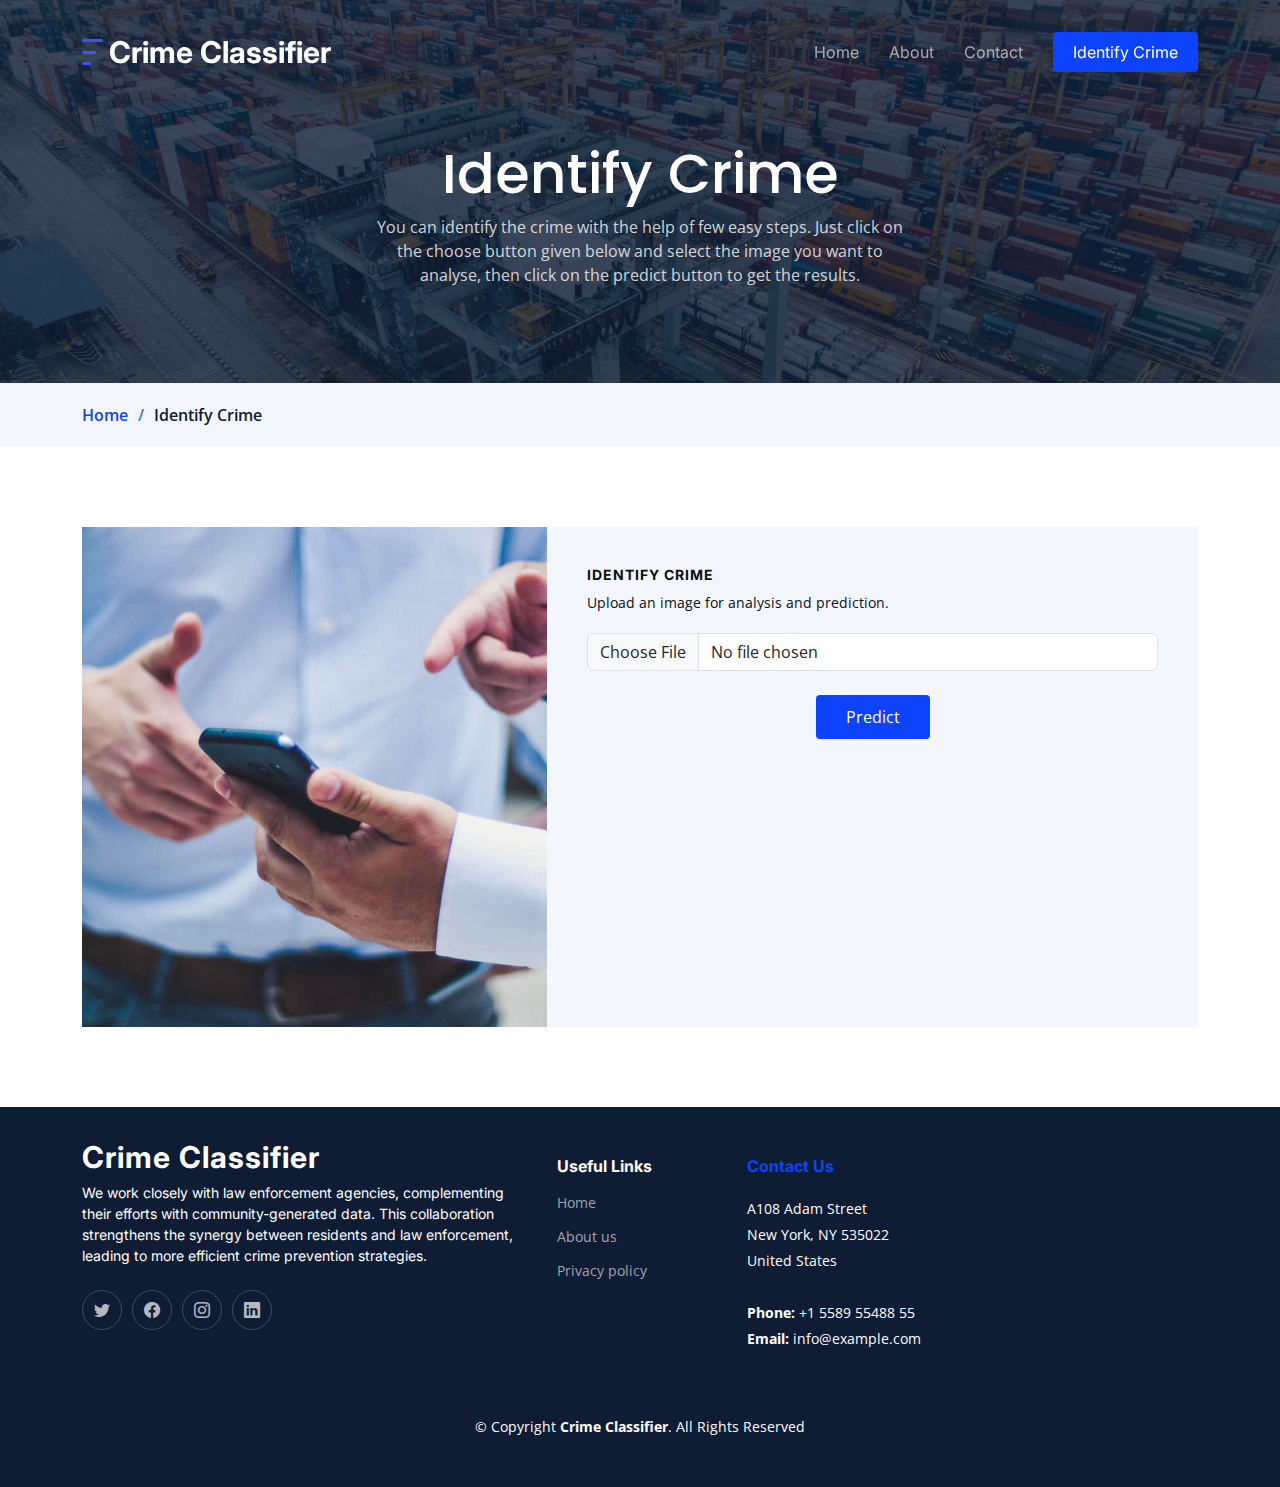
<file: templates/predict.html>
<!DOCTYPE html>
<html lang="en">

<head>
  <meta charset="utf-8">
  <meta content="width=device-width, initial-scale=1.0" name="viewport">

  <title>Crime Classifier - Predict</title>
  <meta content="" name="description">
  <meta content="" name="keywords">

  <!-- Favicons -->
  <link href="/static/img/logo.png" rel="icon">
  <link href="/static/img/apple-touch-icon.png" rel="apple-touch-icon">

  <!-- Google Fonts -->
  <link rel="preconnect" href="https://fonts.googleapis.com">
  <link rel="preconnect" href="https://fonts.gstatic.com" crossorigin>
  <link
    href="https://fonts.googleapis.com/css2?family=Open+Sans:ital,wght@0,300;0,400;0,500;0,600;0,700;1,300;1,400;1,600;1,700&family=Poppins:ital,wght@0,300;0,400;0,500;0,600;0,700;1,300;1,400;1,500;1,600;1,700&family=Inter:ital,wght@0,300;0,400;0,500;0,600;0,700;1,300;1,400;1,500;1,600;1,700&display=swap"
    rel="stylesheet">

  <!-- Vendor CSS Files -->
  <link href="/static/vendor/bootstrap/css/bootstrap.min.css" rel="stylesheet">
  <link href="/static/vendor/bootstrap-icons/bootstrap-icons.css" rel="stylesheet">
  <link href="/static/vendor/fontawesome-free/css/all.min.css" rel="stylesheet">
  <link href="/static/vendor/glightbox/css/glightbox.min.css" rel="stylesheet">
  <link href="/static/vendor/swiper/swiper-bundle.min.css" rel="stylesheet">
  <link href="/static/vendor/aos/aos.css" rel="stylesheet">

  <!-- Template Main CSS File -->
  <link href="/static/css/main.css" rel="stylesheet">

</head>

<body>

  <!-- ======= Header ======= -->
  <header id="header" class="header d-flex align-items-center fixed-top">
    <div class="container-fluid container-xl d-flex align-items-center justify-content-between">

      <a href="index.html" class="logo d-flex align-items-center">
        <!-- Uncomment the line below if you also wish to use an image logo -->
        <img src="/static/img/logo.png" alt="">
        <h1>Crime Classifier</h1>
      </a>

      <i class="mobile-nav-toggle mobile-nav-show bi bi-list"></i>
      <i class="mobile-nav-toggle mobile-nav-hide d-none bi bi-x"></i>
      <nav id="navbar" class="navbar">
        <ul>
          <li><a href="index.html">Home</a></li>
          <li><a href="about.html">About</a></li>


          <li><a href="contact.html">Contact</a></li>
          <li><a class="predict" href="predict.html">Identify Crime</a></li>
        </ul>
      </nav><!-- .navbar -->

    </div>
  </header><!-- End Header -->
  <!-- End Header -->

  <main id="main">
    <!-- ======= Breadcrumbs ======= -->
    <div class="breadcrumbs">
      <div class="page-header d-flex align-items-center" style="background-image: url('/static/img/page-header.jpg');">
        <div class="container position-relative">
          <div class="row d-flex justify-content-center">
            <div class="col-lg-6 text-center">
              <h2>Identify Crime</h2>
              <p>You can identify the crime with the help of few easy steps. Just click on the choose button given below
                and select the image you want to analyse, then click on the predict button to get the results.</p>
            </div>
          </div>
        </div>
      </div>
      <nav>
        <div class="container">
          <ol>
            <li><a href="index.html">Home</a></li>
            <li>Identify Crime</li>
          </ol>
        </div>
      </nav>
    </div><!-- End Breadcrumbs -->

    <!-- ======= Identify Crime Section ======= -->
    <section id="predict" class="predict">
      <div class="container" data-aos="fade-up">
        <div class="row g-0">
          <div class="col-lg-5 quote-bg" style="background-image: url(/static/img/quote-bg.jpg);"></div>
          <div class="col-lg-7">
            <form id="prediction-form" action=""  class="prediction-form"method="POST"  enctype="multipart/form-data">

              <h3>Identify Crime</h3>
              <p>Upload an image for analysis and prediction.</p>
              <div class="row gy-4">
                <div class="col-lg-12">
                  <input type="file" name="image" class="form-control" accept="image/*" required>
                </div>
                <div class="col-md-12 text-center">
                  <div class="loading"></div>
                  <div class="error-message"></div>
                  <div class="sent-message"></div>
                  <button type="submit">Predict</button>
                </div>
              </div>
            </form>
            
          </div><!-- End Quote Form -->
        </div>
      </div>

     </section><!--End Identify Crime Section -->
    
  </main><!-- End #main -->

  <!-- ======= Footer ======= -->
  <footer id="footer" class="footer">

    <div class="container">
      <div class="row gy-4">
        <div class="col-lg-5 col-md-12 footer-info">
          <a href="index.html" class="logo d-flex align-items-center">
            <span>Crime Classifier</span>
          </a>
          <p> We work closely with law enforcement agencies, complementing their efforts with community-generated data. This collaboration strengthens the synergy between residents and law enforcement, leading to more efficient crime prevention strategies.</p>
          <div class="social-links d-flex mt-4">
            <a href="#" class="twitter"><i class="bi bi-twitter"></i></a>
            <a href="#" class="facebook"><i class="bi bi-facebook"></i></a>
            <a href="#" class="instagram"><i class="bi bi-instagram"></i></a>
            <a href="#" class="linkedin"><i class="bi bi-linkedin"></i></a>
          </div>
        </div>

        <div class="col-lg-2 col-6 footer-links">
          <h4>Useful Links</h4>
          <ul>
            <li><a href="index.html">Home</a></li>
            <li><a href="about.html">About us</a></li>
            
            
            <li><a href="#">Privacy policy</a></li>
          </ul>
        </div>

        

        <div class="col-lg-3 col-md-12 footer-contact text-center text-md-start">
         <h4> <a href="contact.html">Contact Us<a></h4>
          <p>
            A108 Adam Street <br>
            New York, NY 535022<br>
            United States <br><br>
            <strong>Phone:</strong> +1 5589 55488 55<br>
            <strong>Email:</strong> info@example.com<br>
          </p>

        </div>

      </div>
    </div>

    <div class="container mt-4">
      <div class="copyright">
        &copy; Copyright <strong><span>Crime Classifier</span></strong>. All Rights Reserved
      </div>
      
    </div>

  </footer><!-- End Footer -->
  <!-- End Footer -->
  <!-- End Footer -->

  <a href="#" class="scroll-top d-flex align-items-center justify-content-center"><i
      class="bi bi-arrow-up-short"></i></a>

      <script>
        $(document).ready(function() {
            $('#prediction-form').submit(function(event) {
                event.preventDefault(); // Prevent the default form submission
        
                // Get the form data
                var formData = new FormData(this);
        
                // Make an AJAX request to submit the form data
                $.ajax({
                    type: 'POST',
                    url: '/predict.html', // Update to the correct endpoint URL
                    data: formData,
                    contentType: false,
                    processData: false,
                    success: function(response) {
                        // Update the result container with the prediction
                        $('#prediction').html('<h2><i>' + response.prediction + '</i></h2>');
                    }
                });
            });
        });
        </script>

  <!-- Vendor JS Files -->
  <script src="/static/vendor/bootstrap/js/bootstrap.bundle.min.js"></script>
  <script src="/static/vendor/purecounter/purecounter_vanilla.js"></script>
  <script src="/static/vendor/glightbox/js/glightbox.min.js"></script>
  <script src="/static/vendor/swiper/swiper-bundle.min.js"></script>
  <script src="/static/vendor/aos/aos.js"></script>
  <script src="/static/vendor/php-email-form/validate.js"></script>

  <!-- Template Main JS File -->
  <script src="/static/js/main.js"></script>
  <script src="https://code.jquery.com/jquery-3.6.0.min.js"></script>
 
    




</body>

</html>
</file>
<file: assets/css/main.css>
/**
* Template Name: Logis
* Updated: Sep 18 2023 with Bootstrap v5.3.2
* Template URL: https://bootstrapmade.com/logis-bootstrap-logistics-website-template/
* Author: BootstrapMade.com
* License: https://bootstrapmade.com/license/
*/

/*--------------------------------------------------------------
# Set main reusable colors and fonts using CSS variables
# Learn more about CSS variables at https://developer.mozilla.org/en-US/docs/Web/CSS/Using_CSS_custom_properties
--------------------------------------------------------------*/
/* Fonts */
:root {
  --font-default: "Open Sans", system-ui, -apple-system, "Segoe UI", Roboto, "Helvetica Neue", Arial, "Noto Sans", "Liberation Sans", sans-serif, "Apple Color Emoji", "Segoe UI Emoji", "Segoe UI Symbol", "Noto Color Emoji";
  --font-primary: "Inter", sans-serif;
  --font-secondary: "Poppins", sans-serif;
}

/* Colors */
:root {
  --color-default: #0a0d13;
  --color-primary: #0d42ff;
  --color-secondary: #0e1d34;
}

/* Smooth scroll behavior */
:root {
  scroll-behavior: smooth;
}

/*--------------------------------------------------------------
# General
--------------------------------------------------------------*/
body {
  font-family: var(--font-default);
  color: var(--color-default);
}

a {
  color: var(--color-primary);
  text-decoration: none;
}

a:hover {
  color: #406aff;
  text-decoration: none;
}

h1,
h2,
h3,
h4,
h5,
h6 {
  font-family: var(--font-primary);
}

/*--------------------------------------------------------------
# Sections & Section Header
--------------------------------------------------------------*/
section {
  padding: 80px 0;
  overflow: hidden;
}

.section-header {
  text-align: center;
  padding: 30px 0;
  position: relative;
}

.section-header h2 {
  font-size: 32px;
  font-weight: 700;
  text-transform: uppercase;
  margin-bottom: 20px;
  padding-bottom: 0;
  color: #001973;
  position: relative;
  z-index: 2;
  margin-bottom: 20px;
  padding-bottom: 20px;
  position: relative;
}

.section-header h2:after {
  content: "";
  position: absolute;
  display: block;
  width: 50px;
  height: 3px;
  background: var(--color-primary);
  left: 0;
  right: 0;
  bottom: 0;
  margin: auto;
}

.section-header span {
  position: absolute;
  top: 46px;
  color: rgba(14, 29, 52, 0.06);
  left: 0;
  right: 0;
  z-index: 1;
  font-weight: 700;
  font-size: 56px;
  text-transform: uppercase;
  line-height: 0;
}

.section-header p {
  margin-bottom: 0;
  position: relative;
  z-index: 2;
}

@media (max-width: 640px) {
  .section-header h2 {
    font-size: 28px;
    margin-bottom: 15px;
  }

  .section-header span {
    font-size: 38px;
  }
}

/*--------------------------------------------------------------
# Breadcrumbs
--------------------------------------------------------------*/
.breadcrumbs .page-header {
  padding: 140px 0 80px 0;
  position: relative;
  background-size: cover;
  background-position: center;
  background-repeat: no-repeat;
}

.breadcrumbs .page-header:before {
  content: "";
  background-color: rgba(14, 29, 52, 0.8);
  position: absolute;
  inset: 0;
}

.breadcrumbs .page-header h2 {
  font-size: 56px;
  font-weight: 500;
  color: #fff;
  font-family: var(--font-secondary);
}

.breadcrumbs .page-header p {
  color: rgba(255, 255, 255, 0.8);
}

.breadcrumbs nav {
  background-color: #f3f6fc;
  padding: 20px 0;
}

.breadcrumbs nav ol {
  display: flex;
  flex-wrap: wrap;
  list-style: none;
  margin: 0;
  padding: 0;
  font-size: 16px;
  font-weight: 600;
  color: var(--color-secondary);
}

.breadcrumbs nav ol a {
  color: var(--color-primary);
  transition: 0.3s;
}

.breadcrumbs nav ol a:hover {
  text-decoration: underline;
}

.breadcrumbs nav ol li+li {
  padding-left: 10px;
}

.breadcrumbs nav ol li+li::before {
  display: inline-block;
  padding-right: 10px;
  color: #4278cc;
  content: "/";
}

/*--------------------------------------------------------------
# Scroll top button
--------------------------------------------------------------*/
.scroll-top {
  position: fixed;
  visibility: hidden;
  opacity: 0;
  right: 15px;
  bottom: 15px;
  z-index: 99999;
  background: var(--color-primary);
  width: 40px;
  height: 40px;
  border-radius: 4px;
  transition: all 0.4s;
}

.scroll-top i {
  font-size: 24px;
  color: #fff;
  line-height: 0;
}

.scroll-top:hover {
  background: rgba(13, 66, 255, 0.8);
  color: #fff;
}

.scroll-top.active {
  visibility: visible;
  opacity: 1;
}

/*--------------------------------------------------------------
# Preloader
--------------------------------------------------------------*/
#preloader {
  position: fixed;
  inset: 0;
  z-index: 9999;
  overflow: hidden;
  background: #fff;
  transition: all 0.6s ease-out;
  width: 100%;
  height: 100vh;
}

#preloader:before,
#preloader:after {
  content: "";
  position: absolute;
  border: 4px solid var(--color-primary);
  border-radius: 50%;
  animation: animate-preloader 2s cubic-bezier(0, 0.2, 0.8, 1) infinite;
}

#preloader:after {
  animation-delay: -0.5s;
}

@keyframes animate-preloader {
  0% {
    width: 10px;
    height: 10px;
    top: calc(50% - 5px);
    left: calc(50% - 5px);
    opacity: 1;
  }

  100% {
    width: 72px;
    height: 72px;
    top: calc(50% - 36px);
    left: calc(50% - 36px);
    opacity: 0;
  }
}

/*--------------------------------------------------------------
# Disable aos animation delay on mobile devices
--------------------------------------------------------------*/
@media screen and (max-width: 768px) {
  [data-aos-delay] {
    transition-delay: 0 !important;
  }
}

/*--------------------------------------------------------------
# Header
--------------------------------------------------------------*/
.header {
  transition: all 0.5s;
  z-index: 997;
  padding: 30px 0;
}

.header.sticked {
  background: rgba(14, 29, 52, 0.9);
  padding: 15px 0;
  box-shadow: 0px 2px 20px rgba(14, 29, 52, 0.1);
}

.header .logo img {
  max-height: 40px;
  margin-right: 6px;
}

.header .logo h1 {
  font-size: 30px;
  margin: 0;
  font-weight: 700;
  color: #fff;
  font-family: var(--font-primary);
}

/*--------------------------------------------------------------
# Desktop Navigation
--------------------------------------------------------------*/
@media (min-width: 1280px) {
  .navbar {
    padding: 0;
  }

  .navbar ul {
    margin: 0;
    padding: 0;
    display: flex;
    list-style: none;
    align-items: center;
  }

  .navbar li {
    position: relative;
  }

  .navbar a,
  .navbar a:focus {
    display: flex;
    align-items: center;
    justify-content: space-between;
    padding: 10px 0 10px 30px;
    font-family: var(--font-primary);
    font-size: 16px;
    font-weight: 400;
    color: rgba(255, 255, 255, 0.6);
    white-space: nowrap;
    transition: 0.3s;
  }

  .navbar a i,
  .navbar a:focus i {
    font-size: 12px;
    line-height: 0;
    margin-left: 5px;
  }

  .navbar a:hover,
  .navbar .active,
  .navbar .active:focus,
  .navbar li:hover>a {
    color: #fff;
  }

  .navbar .get-a-quote,
  .navbar .get-a-quote:focus {
    background: var(--color-primary);
    padding: 8px 20px;
    margin-left: 30px;
    border-radius: 4px;
    color: #fff;
  }

  .navbar .get-a-quote:hover,
  .navbar .get-a-quote:focus:hover {
    color: #fff;
    background: #2756ff;
  }

  .navbar .dropdown ul {
    display: block;
    position: absolute;
    left: 14px;
    top: calc(100% + 30px);
    margin: 0;
    padding: 10px 0;
    z-index: 99;
    opacity: 0;
    visibility: hidden;
    background: #fff;
    box-shadow: 0px 0px 30px rgba(127, 137, 161, 0.25);
    transition: 0.3s;
    border-radius: 4px;
  }

  .navbar .dropdown ul li {
    min-width: 200px;
  }

  .navbar .dropdown ul a {
    padding: 10px 20px;
    font-size: 15px;
    text-transform: none;
    font-weight: 400;
    color: var(--color-secondary);
  }

  .navbar .dropdown ul a i {
    font-size: 12px;
  }

  .navbar .dropdown ul a:hover,
  .navbar .dropdown ul .active:hover,
  .navbar .dropdown ul li:hover>a {
    color: var(--color-primary);
  }

  .navbar .dropdown:hover>ul {
    opacity: 1;
    top: 100%;
    visibility: visible;
  }

  .navbar .dropdown .dropdown ul {
    top: 0;
    left: calc(100% - 30px);
    visibility: hidden;
  }

  .navbar .dropdown .dropdown:hover>ul {
    opacity: 1;
    top: 0;
    left: 100%;
    visibility: visible;
  }
}

@media (min-width: 1280px) and (max-width: 1366px) {
  .navbar .dropdown .dropdown ul {
    left: -90%;
  }

  .navbar .dropdown .dropdown:hover>ul {
    left: -100%;
  }
}

@media (min-width: 1280px) {

  .mobile-nav-show,
  .mobile-nav-hide {
    display: none;
  }
}

/*--------------------------------------------------------------
# Mobile Navigation
--------------------------------------------------------------*/
@media (max-width: 1279px) {
  .navbar {
    position: fixed;
    top: 0;
    right: -100%;
    width: 100%;
    max-width: 400px;
    bottom: 0;
    transition: 0.3s;
    z-index: 9997;
  }

  .navbar ul {
    position: absolute;
    inset: 0;
    padding: 50px 0 10px 0;
    margin: 0;
    background: rgba(14, 29, 52, 0.9);
    overflow-y: auto;
    transition: 0.3s;
    z-index: 9998;
  }

  .navbar a,
  .navbar a:focus {
    display: flex;
    align-items: center;
    justify-content: space-between;
    padding: 12px 20px;
    font-family: var(--font-primary);
    font-size: 16px;
    font-weight: 500;
    color: rgba(255, 255, 255, 0.7);
    white-space: nowrap;
    transition: 0.3s;
  }

  .navbar a i,
  .navbar a:focus i {
    font-size: 12px;
    line-height: 0;
    margin-left: 5px;
  }

  .navbar a:hover,
  .navbar .active,
  .navbar .active:focus,
  .navbar li:hover>a {
    color: #fff;
  }

  .navbar .get-a-quote,
  .navbar .get-a-quote:focus {
    background: var(--color-primary);
    padding: 8px 20px;
    border-radius: 4px;
    margin: 15px;
    color: #fff;
  }

  .navbar .get-a-quote:hover,
  .navbar .get-a-quote:focus:hover {
    color: #fff;
    background: rgba(13, 66, 255, 0.8);
  }

  .navbar .dropdown ul,
  .navbar .dropdown .dropdown ul {
    position: static;
    display: none;
    padding: 10px 0;
    margin: 10px 20px;
    transition: all 0.5s ease-in-out;
    border: 1px solid #19335c;
  }

  .navbar .dropdown>.dropdown-active,
  .navbar .dropdown .dropdown>.dropdown-active {
    display: block;
  }

  .mobile-nav-show {
    color: #fff;
    font-size: 28px;
    cursor: pointer;
    line-height: 0;
    transition: 0.5s;
    z-index: 9999;
    margin-right: 10px;
  }

  .mobile-nav-hide {
    color: #fff;
    font-size: 32px;
    cursor: pointer;
    line-height: 0;
    transition: 0.5s;
    position: fixed;
    right: 20px;
    top: 20px;
    z-index: 9999;
  }

  .mobile-nav-active {
    overflow: hidden;
  }

  .mobile-nav-active .navbar {
    right: 0;
  }

  .mobile-nav-active .navbar:before {
    content: "";
    position: fixed;
    inset: 0;
    background: rgba(14, 29, 52, 0.8);
    z-index: 9996;
  }
}

/*--------------------------------------------------------------
# Featured Services Section
--------------------------------------------------------------*/
.featured-services .service-item {
  position: relative;
  height: 100%;
  margin-bottom: 20px;
}

.featured-services .service-item .icon {
  margin-right: 20px;
}

.featured-services .service-item .icon i {
  color: #001f8d;
  font-size: 48px;
  transition: 0.3s;
}

.featured-services .service-item:hover .icon {
  background: #fff;
}

.featured-services .service-item:hover .icon i {
  color: var(--color-primary);
}

.featured-services .service-item .title {
  font-weight: 700;
  margin-bottom: 10px;
  font-size: 20px;
  color: var(--color-secondary);
  transition: 0.3s;
}

.featured-services .service-item .description {
  font-size: 15px;
  color: #132848;
  margin-bottom: 10px;
}

.featured-services .service-item .readmore {
  display: flex;
  align-items: center;
  color: var(--color-secondary);
  transition: 0.3s;
  font-weight: 700;
  font-size: 14px;
}

.featured-services .service-item .readmore i {
  margin-left: 8px;
}

.featured-services .service-item:hover .title,
.featured-services .service-item:hover .readmore,
.featured-services .service-item:hover .icon i {
  color: var(--color-primary);
}

/*--------------------------------------------------------------
# About Us Section
--------------------------------------------------------------*/
.about .content h3 {
  font-weight: 700;
  font-size: 32px;
  font-family: var(--font-secondary);
  color: #001f8d;
}

.about .content ul {
  list-style: none;
  padding: 0;
}

.about .content ul li {
  display: flex;
  align-items: flex-start;
  margin-top: 40px;
}

.about .content ul i {
  flex-shrink: 0;
  font-size: 48px;
  color: var(--color-primary);
  margin-right: 20px;
  line-height: 0;
}

.about .content ul h5 {
  font-size: 18px;
  font-weight: 700;
  color: #19335c;
}

.about .content ul p {
  font-size: 15px;
}

.about .content p:last-child {
  margin-bottom: 0;
}

.about .play-btn {
  width: 94px;
  height: 94px;
  background: radial-gradient(var(--color-primary) 50%, rgba(13, 66, 255, 0.4) 52%);
  border-radius: 50%;
  display: block;
  position: absolute;
  left: calc(50% - 47px);
  top: calc(50% - 47px);
  overflow: hidden;
}

.about .play-btn:before {
  content: "";
  position: absolute;
  width: 120px;
  height: 120px;
  animation-delay: 0s;
  animation: pulsate-btn 2s;
  animation-direction: forwards;
  animation-iteration-count: infinite;
  animation-timing-function: steps;
  opacity: 1;
  border-radius: 50%;
  border: 5px solid rgba(13, 66, 255, 0.7);
  top: -15%;
  left: -15%;
  background: rgba(198, 16, 0, 0);
}

.about .play-btn:after {
  content: "";
  position: absolute;
  left: 50%;
  top: 50%;
  transform: translateX(-40%) translateY(-50%);
  width: 0;
  height: 0;
  border-top: 10px solid transparent;
  border-bottom: 10px solid transparent;
  border-left: 15px solid #fff;
  z-index: 100;
  transition: all 400ms cubic-bezier(0.55, 0.055, 0.675, 0.19);
}

.about .play-btn:hover:before {
  content: "";
  position: absolute;
  left: 50%;
  top: 50%;
  transform: translateX(-40%) translateY(-50%);
  width: 0;
  height: 0;
  border: none;
  border-top: 10px solid transparent;
  border-bottom: 10px solid transparent;
  border-left: 15px solid #fff;
  z-index: 200;
  animation: none;
  border-radius: 0;
}

.about .play-btn:hover:after {
  border-left: 15px solid var(--color-primary);
  transform: scale(20);
}

@keyframes pulsate-btn {
  0% {
    transform: scale(0.6, 0.6);
    opacity: 1;
  }

  100% {
    transform: scale(1, 1);
    opacity: 0;
  }
}

/*--------------------------------------------------------------
# Services Section
--------------------------------------------------------------*/
.services .card {
  border: 1px solid rgba(14, 29, 52, 0.15);
  background: #fff;
  position: relative;
  border-radius: 0;
  height: 100%;
}

.services .card .card-img {
  overflow: hidden;
  margin-bottom: 15px;
  border-radius: 0;
}

.services .card .card-img img {
  transition: 0.3s ease-in-out;
}

.services .card h3 {
  font-weight: 700;
  font-size: 18px;
  margin-bottom: 5px;
  padding: 10px 30px;
  text-transform: uppercase;
}

.services .card a {
  color: #001973;
  transition: 0.3;
}

.services .card a:hover {
  color: var(--color-primary);
}

.services .card p {
  padding: 0 30px;
  margin-bottom: 30px;
  color: var(--color-secondary);
  font-size: 15px;
}

.services .card:hover .card-img img {
  transform: scale(1.1);
}

/*--------------------------------------------------------------
# Call To Action Section
--------------------------------------------------------------*/
.call-to-action {
  background: linear-gradient(rgba(14, 29, 52, 0.6), rgba(14, 29, 52, 0.8)), url("../img/cta-bg.jpg") center center;
  background-size: cover;
  padding: 100px 0;
}

@media (min-width: 1365px) {
  .call-to-action {
    background-attachment: fixed;
  }
}

.call-to-action h3 {
  color: #fff;
  font-size: 28px;
  font-weight: 700;
}

.call-to-action p {
  color: #fff;
}

.call-to-action .cta-btn {
  font-family: var(--font-primary);
  font-weight: 500;
  font-size: 16px;
  letter-spacing: 1px;
  display: inline-block;
  padding: 12px 40px;
  border-radius: 5px;
  transition: 0.5s;
  margin: 10px;
  border: 2px solid #fff;
  color: #fff;
}

.call-to-action .cta-btn:hover {
  background: var(--color-primary);
  border: 2px solid var(--color-primary);
}

/*--------------------------------------------------------------
# Features Section
--------------------------------------------------------------*/
.features {
  padding-top: 80px;
}

.features .features-item+.features-item {
  margin-top: 100px;
}

@media (max-width: 640px) {
  .features .features-item+.features-item {
    margin-top: 40px;
  }
}

.features .features-item h3 {
  font-weight: 600;
  font-size: 26px;
  color: #001973;
}

.features .features-item ul {
  list-style: none;
  padding: 0;
}

.features .features-item ul li {
  padding-bottom: 10px;
}

.features .features-item ul li:last-child {
  padding-bottom: 0;
}

.features .features-item ul i {
  font-size: 20px;
  padding-right: 4px;
  color: var(--color-primary);
}

.features .features-item p:last-child {
  margin-bottom: 0;
}

/*--------------------------------------------------------------
# Pricing Section
--------------------------------------------------------------*/
.pricing .pricing-item {
  padding: 60px 40px;
  box-shadow: 0 3px 20px -2px rgba(108, 117, 125, 0.15);
  background: #fff;
  height: 100%;
  border-top: 4px solid #fff;
  border-radius: 5px;
}

.pricing h3 {
  font-weight: 600;
  margin-bottom: 15px;
  font-size: 20px;
  color: var(--color-secondary);
}

.pricing h4 {
  font-size: 48px;
  color: var(--color-primary);
  font-weight: 400;
  font-family: var(--font-primary);
  margin-bottom: 25px;
}

.pricing h4 sup {
  font-size: 28px;
}

.pricing h4 span {
  color: rgba(108, 117, 125, 0.8);
  font-size: 18px;
}

.pricing ul {
  padding: 20px 0;
  list-style: none;
  color: #6c757d;
  text-align: left;
  line-height: 20px;
}

.pricing ul li {
  padding: 10px 0;
  display: flex;
  align-items: center;
}

.pricing ul i {
  color: #059652;
  font-size: 24px;
  padding-right: 3px;
}

.pricing ul .na {
  color: rgba(108, 117, 125, 0.5);
}

.pricing ul .na i {
  color: rgba(108, 117, 125, 0.5);
}

.pricing ul .na span {
  text-decoration: line-through;
}

.pricing .buy-btn {
  display: inline-block;
  padding: 12px 35px;
  border-radius: 4px;
  color: var(--color-primary);
  transition: none;
  font-size: 16px;
  font-weight: 500;
  font-family: var(--font-primary);
  transition: 0.3s;
  border: 1px solid var(--color-primary);
}

.pricing .buy-btn:hover {
  background: var(--color-primary);
  color: #fff;
}

.pricing .featured {
  border-top-color: var(--color-primary);
}

.pricing .featured .buy-btn {
  background: var(--color-primary);
  color: #fff;
}

@media (max-width: 992px) {
  .pricing .box {
    max-width: 60%;
    margin: 0 auto 30px auto;
  }
}

@media (max-width: 767px) {
  .pricing .box {
    max-width: 80%;
    margin: 0 auto 30px auto;
  }
}

@media (max-width: 420px) {
  .pricing .box {
    max-width: 100%;
    margin: 0 auto 30px auto;
  }
}

/*--------------------------------------------------------------
# Frequently Asked Questions Section
--------------------------------------------------------------*/
.faq {
  padding-top: 80px;
}

.faq .accordion-item {
  border: 0;
  margin-bottom: 10px;
}

.faq .accordion-collapse {
  border: 0;
}

.faq .accordion-button {
  padding: 15px 30px 20px 60px;
  font-weight: 600;
  border: 0;
  font-size: 18px;
  color: var(--color-default);
  text-align: left;
  background: rgba(14, 29, 52, 0.03);
  border-radius: 5px;
}

.faq .accordion-button:focus {
  box-shadow: none;
}

.faq .accordion-button:not(.collapsed) {
  color: var(--color-primary);
  border-bottom: 0;
  box-shadow: none;
}

.faq .question-icon {
  position: absolute;
  top: 14px;
  left: 25px;
  font-size: 20px;
  color: var(--color-primary);
}

.faq .accordion-button:after {
  position: absolute;
  right: 15px;
  top: 15px;
}

.faq .accordion-body {
  padding: 0 30px 25px 60px;
  border: 0;
  background: rgba(14, 29, 52, 0.03);
  border-radius: 5px;
}

/*--------------------------------------------------------------
# Testimonials Section
--------------------------------------------------------------*/
.testimonials {
  padding: 80px 0;
  background: url("../img/testimonials-bg.jpg") no-repeat;
  background-position: center center;
  background-size: cover;
  position: relative;
}

.testimonials::before {
  content: "";
  position: absolute;
  inset: 0;
  background: rgba(14, 29, 52, 0.7);
}

.testimonials .section-header {
  margin-bottom: 40px;
}

.testimonials .testimonials-carousel,
.testimonials .testimonials-slider {
  overflow: hidden;
}

.testimonials .testimonial-item {
  text-align: center;
  color: #fff;
}

.testimonials .testimonial-item .testimonial-img {
  width: 100px;
  border-radius: 50%;
  border: 6px solid rgba(255, 255, 255, 0.15);
  margin: 0 auto;
}

.testimonials .testimonial-item h3 {
  font-size: 20px;
  font-weight: bold;
  margin: 10px 0 5px 0;
  color: #fff;
}

.testimonials .testimonial-item h4 {
  font-size: 14px;
  color: rgba(255, 255, 255, 0.6);
  margin: 0 0 15px 0;
}

.testimonials .testimonial-item .stars {
  margin-bottom: 15px;
}

.testimonials .testimonial-item .stars i {
  color: #ffc107;
  margin: 0 1px;
}

.testimonials .testimonial-item .quote-icon-left,
.testimonials .testimonial-item .quote-icon-right {
  color: rgba(255, 255, 255, 0.6);
  font-size: 26px;
  line-height: 0;
}

.testimonials .testimonial-item .quote-icon-left {
  display: inline-block;
  left: -5px;
  position: relative;
}

.testimonials .testimonial-item .quote-icon-right {
  display: inline-block;
  right: -5px;
  position: relative;
  top: 10px;
  transform: scale(-1, -1);
}

.testimonials .testimonial-item p {
  font-style: italic;
  margin: 0 auto 15px auto;
}

.testimonials .swiper-pagination {
  margin-top: 20px;
  position: relative;
}

.testimonials .swiper-pagination .swiper-pagination-bullet {
  width: 12px;
  height: 12px;
  background-color: rgba(255, 255, 255, 0.4);
  opacity: 0.5;
}

.testimonials .swiper-pagination .swiper-pagination-bullet-active {
  background-color: #fff;
  opacity: 1;
}

@media (min-width: 992px) {
  .testimonials .testimonial-item p {
    width: 80%;
  }
}

/*--------------------------------------------------------------
# Stats Counter Section
--------------------------------------------------------------*/
.stats-counter .stats-item {
  padding: 30px;
  width: 100%;
}

.stats-counter .stats-item span {
  font-size: 48px;
  display: block;
  color: var(--color-secondary);
  font-weight: 700;
  margin-bottom: 20px;
  padding-bottom: 20px;
  position: relative;
}

.stats-counter .stats-item span:after {
  content: "";
  position: absolute;
  display: block;
  width: 25px;
  height: 3px;
  background: var(--color-primary);
  left: 0;
  right: 0;
  bottom: 0;
  margin: auto;
}

.stats-counter .stats-item p {
  padding: 0;
  margin: 0;
  font-family: var(--font-primary);
  font-size: 15px;
  font-weight: 500;
  color: var(--color-secondary);
}

/*--------------------------------------------------------------
# Our Team Section
--------------------------------------------------------------*/
.team .member {
  text-align: center;
  margin-bottom: 20px;
  background: #fff;
  border: 1px solid rgba(14, 29, 52, 0.15);
}

.team .member img {
  margin: -1px -1px 30px -1px;
}

.team .member .member-content {
  padding: 0 20px 30px 20px;
}

.team .member h4 {
  font-weight: 700;
  margin-bottom: 2px;
  font-size: 18px;
}

.team .member span {
  font-style: italic;
  display: block;
  font-size: 13px;
  color: #6c757d;
}

.team .member p {
  padding-top: 10px;
  font-size: 14px;
  font-style: italic;
  color: #6c757d;
}

.team .member .social {
  margin-top: 15px;
}

.team .member .social a {
  color: rgba(14, 29, 52, 0.5);
  transition: 0.3s;
}

.team .member .social a:hover {
  color: var(--color-primary);
}

.team .member .social i {
  font-size: 18px;
  margin: 0 2px;
}

/*--------------------------------------------------------------
# Horizontal Pricing Section
--------------------------------------------------------------*/
.horizontal-pricing .pricing-item {
  box-shadow: 0 3px 20px -2px rgba(108, 117, 125, 0.15);
  padding-bottom: 30px;
  background: #fff;
  height: 100%;
  position: relative;
}

.horizontal-pricing h3 {
  font-weight: 700;
  margin-bottom: 0;
  font-size: 24px;
  color: var(--color-secondary);
}

.horizontal-pricing h4 {
  font-size: 48px;
  color: var(--color-primary);
  font-weight: 400;
  font-family: var(--font-primary);
  margin-bottom: 25px;
  text-align: center;
}

.horizontal-pricing h4 sup {
  font-size: 28px;
}

.horizontal-pricing h4 span {
  color: rgba(108, 117, 125, 0.8);
  font-size: 18px;
}

.horizontal-pricing ul {
  padding: 20px 0;
  list-style: none;
  color: #6c757d;
  text-align: left;
  line-height: 20px;
}

.horizontal-pricing ul li {
  padding-top: 15px;
  display: flex;
  align-items: center;
}

.horizontal-pricing ul i {
  color: #059652;
  font-size: 24px;
  padding-right: 3px;
}

.horizontal-pricing ul .na {
  color: rgba(108, 117, 125, 0.5);
}

.horizontal-pricing ul .na i {
  color: rgba(108, 117, 125, 0.5);
}

.horizontal-pricing ul .na span {
  text-decoration: line-through;
}

.horizontal-pricing .buy-btn {
  display: inline-block;
  padding: 12px 40px;
  border-radius: 4px;
  color: #fff;
  background-color: var(--color-primary);
  border: 2px solid var(--color-primary);
  transition: none;
  font-size: 16px;
  font-weight: 500;
  transition: 0.3s;
  font-family: var(--font-primary);
}

.horizontal-pricing .buy-btn:hover {
  background: #406aff;
  border-color: #406aff;
}

.horizontal-pricing .featured {
  background: var(--color-primary);
}

.horizontal-pricing .featured h3,
.horizontal-pricing .featured h4,
.horizontal-pricing .featured h4 span,
.horizontal-pricing .featured ul,
.horizontal-pricing .featured ul .na,
.horizontal-pricing .featured ul i,
.horizontal-pricing .featured ul .na i {
  color: #fff;
}

.horizontal-pricing .featured .buy-btn {
  background: var(--color-primary);
  color: #fff;
  border-color: #fff;
}

.horizontal-pricing .featured .buy-btn:hover {
  background: #fff;
  color: var(--color-primary);
}

/*--------------------------------------------------------------
# Get a Quote Section
--------------------------------------------------------------*/
.get-a-quote .quote-bg {
  min-height: 500px;
  background-size: cover;
  background-position: center;
}

.get-a-quote .php-email-form {
  background: #f3f6fc;
  padding: 40px;
  height: 100%;
}

@media (max-width: 575px) {
  .get-a-quote .php-email-form {
    padding: 20px;
  }
}

.get-a-quote .php-email-form h3 {
  font-size: 14px;
  font-weight: 700;
  text-transform: uppercase;
  letter-spacing: 1px;
}

.get-a-quote .php-email-form h4 {
  font-size: 14px;
  font-weight: 700;
  text-transform: uppercase;
  letter-spacing: 1px;
  margin: 20px 0 0 0;
}

.get-a-quote .php-email-form p {
  font-size: 14px;
  margin-bottom: 20px;
}

.get-a-quote .php-email-form .error-message {
  display: none;
  color: #fff;
  background: #df1529;
  text-align: left;
  padding: 15px;
  margin-bottom: 24px;
  font-weight: 600;
}

.get-a-quote .php-email-form .sent-message {
  display: none;
  color: #fff;
  background: #059652;
  text-align: center;
  padding: 15px;
  margin-bottom: 24px;
  font-weight: 600;
}

.get-a-quote .php-email-form .loading {
  display: none;
  background: #fff;
  text-align: center;
  padding: 15px;
  margin-bottom: 24px;
}

.get-a-quote .php-email-form .loading:before {
  content: "";
  display: inline-block;
  border-radius: 50%;
  width: 24px;
  height: 24px;
  margin: 0 10px -6px 0;
  border: 3px solid #059652;
  border-top-color: #fff;
  animation: animate-loading 1s linear infinite;
}

.get-a-quote .php-email-form input,
.get-a-quote .php-email-form textarea {
  border-radius: 0;
  box-shadow: none;
  font-size: 14px;
  border-radius: 0;
}

.get-a-quote .php-email-form input:focus,
.get-a-quote .php-email-form textarea:focus {
  border-color: var(--color-primary);
}

.get-a-quote .php-email-form input {
  padding: 12px 15px;
}

.get-a-quote .php-email-form textarea {
  padding: 12px 15px;
}

.get-a-quote .php-email-form button[type=submit] {
  background: var(--color-primary);
  border: 0;
  padding: 10px 30px;
  color: #fff;
  transition: 0.4s;
  border-radius: 4px;
}

.get-a-quote .php-email-form button[type=submit]:hover {
  background: rgba(13, 66, 255, 0.8);
}

@keyframes animate-loading {
  0% {
    transform: rotate(0deg);
  }

  100% {
    transform: rotate(360deg);
  }
}

/*--------------------------------------------------------------
# Contact Section
--------------------------------------------------------------*/
.contact .info-item+.info-item {
  margin-top: 40px;
}

.contact .info-item i {
  font-size: 20px;
  background: var(--color-primary);
  color: #fff;
  width: 44px;
  height: 44px;
  display: flex;
  justify-content: center;
  align-items: center;
  border-radius: 4px;
  transition: all 0.3s ease-in-out;
  margin-right: 15px;
}

.contact .info-item h4 {
  padding: 0;
  font-size: 20px;
  font-weight: 600;
  margin-bottom: 5px;
  color: var(--color-secondary);
}

.contact .info-item p {
  padding: 0;
  margin-bottom: 0;
  font-size: 14px;
  color: rgba(14, 29, 52, 0.8);
}

.contact .php-email-form {
  width: 100%;
  background: #fff;
}

.contact .php-email-form .form-group {
  padding-bottom: 8px;
}

.contact .php-email-form .error-message {
  display: none;
  color: #fff;
  background: #df1529;
  text-align: left;
  padding: 15px;
  font-weight: 600;
}

.contact .php-email-form .error-message br+br {
  margin-top: 25px;
}

.contact .php-email-form .sent-message {
  display: none;
  color: #fff;
  background: #059652;
  text-align: center;
  padding: 15px;
  font-weight: 600;
}

.contact .php-email-form .loading {
  display: none;
  background: #fff;
  text-align: center;
  padding: 15px;
}

.contact .php-email-form .loading:before {
  content: "";
  display: inline-block;
  border-radius: 50%;
  width: 24px;
  height: 24px;
  margin: 0 10px -6px 0;
  border: 3px solid #059652;
  border-top-color: #fff;
  animation: animate-loading 1s linear infinite;
}

.contact .php-email-form input,
.contact .php-email-form textarea {
  border-radius: 4px;
  box-shadow: none;
  font-size: 14px;
}

.contact .php-email-form input {
  height: 44px;
}

.contact .php-email-form textarea {
  padding: 10px 12px;
}

.contact .php-email-form button[type=submit] {
  background: var(--color-primary);
  border: 0;
  padding: 10px 35px;
  color: #fff;
  transition: 0.4s;
  border-radius: 5px;
}

.contact .php-email-form button[type=submit]:hover {
  background: rgba(13, 66, 255, 0.8);
}

@keyframes animate-loading {
  0% {
    transform: rotate(0deg);
  }

  100% {
    transform: rotate(360deg);
  }
}

/*--------------------------------------------------------------
# Service Details Section
--------------------------------------------------------------*/
.service-details .services-list {
  padding: 10px 30px;
  border: 1px solid #d3dff3;
  margin-bottom: 20px;
}

.service-details .services-list a {
  display: block;
  line-height: 1;
  padding: 8px 0 8px 15px;
  border-left: 3px solid #c2cbdf;
  margin: 20px 0;
  color: var(--color-secondary);
  transition: 0.3s;
}

.service-details .services-list a.active {
  font-weight: 700;
  border-color: var(--color-primary);
}

.service-details .services-list a:hover {
  border-color: var(--color-primary);
}

.service-details .services-img {
  margin-bottom: 20px;
}

.service-details h3 {
  font-size: 28px;
  font-weight: 700;
  color: var(--color-secondary);
}

.service-details h4 {
  font-size: 20px;
  font-weight: 700;
  color: var(--color-secondary);
}

.service-details p {
  font-size: 15px;
}

.service-details ul {
  list-style: none;
  padding: 0;
  font-size: 15px;
}

.service-details ul li {
  padding: 5px 0;
  display: flex;
  align-items: center;
}

.service-details ul i {
  font-size: 20px;
  margin-right: 8px;
  color: var(--color-primary);
}

/*--------------------------------------------------------------
# Hero Section
--------------------------------------------------------------*/
.hero {
  width: 100%;
  min-height: 50vh;
  background-color: var(--color-secondary);
  background-image: url("../img/hero-bg.png");
  background-size: cover;
  background-position: center;
  position: relative;
  padding: 120px 0 60px 0;
  color: rgba(255, 255, 255, 0.8);
}

.hero h2 {
  margin-bottom: 20px;
  padding: 0;
  font-size: 48px;
  font-weight: 700;
  color: #fff;
}

@media (max-width: 575px) {
  .hero h2 {
    font-size: 30px;
  }
}

.hero p {
  font-size: 15px;
  font-weight: 400;
  margin-bottom: 40px;
}

.hero form {
  background: #fff;
  padding: 10px;
  border-radius: 10px;
}

.hero form .form-control {
  padding-top: 18px;
  padding-bottom: 18px;
  padding-left: 20px;
  padding-right: 20px;
  border: none;
  margin-right: 10px;
  border: none !important;
  background: none !important;
}

.hero form .form-control:hover,
.hero form .form-control:focus {
  outline: none;
  box-shadow: none;
}

.hero form .btn-primary {
  background-color: var(--color-primary);
  padding: 15px 30px;
}

.hero form .btn-primary:hover {
  background-color: #2756ff;
}

.hero .stats-item {
  padding: 30px;
  width: 100%;
}

.hero .stats-item span {
  font-size: 32px;
  display: block;
  font-weight: 700;
  margin-bottom: 15px;
  padding-bottom: 15px;
  position: relative;
}

.hero .stats-item span:after {
  content: "";
  position: absolute;
  display: block;
  width: 20px;
  height: 3px;
  background: var(--color-primary);
  left: 0;
  right: 0;
  bottom: 0;
  margin: auto;
}

.hero .stats-item p {
  padding: 0;
  margin: 0;
  font-family: var(--font-primary);
  font-size: 15px;
  font-weight: 600;
}

/*--------------------------------------------------------------
# Footer
--------------------------------------------------------------*/
.footer {
  font-size: 14px;
  background-color: var(--color-secondary);
  padding: 50px 0;
  color: white;
}

.footer .footer-info .logo {
  line-height: 0;
  margin-bottom: 25px;
}

.footer .footer-info .logo img {
  max-height: 40px;
  margin-right: 6px;
}

.footer .footer-info .logo span {
  font-size: 30px;
  font-weight: 700;
  letter-spacing: 1px;
  color: #fff;
  font-family: var(--font-primary);
}

.footer .footer-info p {
  font-size: 14px;
  font-family: var(--font-primary);
}

.footer .social-links a {
  display: flex;
  align-items: center;
  justify-content: center;
  width: 40px;
  height: 40px;
  border-radius: 50%;
  border: 1px solid rgba(255, 255, 255, 0.2);
  font-size: 16px;
  color: rgba(255, 255, 255, 0.7);
  margin-right: 10px;
  transition: 0.3s;
}

.footer .social-links a:hover {
  color: #fff;
  border-color: #fff;
}

.footer h4 {
  font-size: 16px;
  font-weight: bold;
  position: relative;
  padding-bottom: 12px;
}

.footer .footer-links {
  margin-bottom: 30px;
}

.footer .footer-links ul {
  list-style: none;
  padding: 0;
  margin: 0;
}

.footer .footer-links ul i {
  padding-right: 2px;
  color: rgba(13, 66, 255, 0.8);
  font-size: 12px;
  line-height: 0;
}

.footer .footer-links ul li {
  padding: 10px 0;
  display: flex;
  align-items: center;
}

.footer .footer-links ul li:first-child {
  padding-top: 0;
}

.footer .footer-links ul a {
  color: rgba(255, 255, 255, 0.6);
  transition: 0.3s;
  display: inline-block;
  line-height: 1;
}

.footer .footer-links ul a:hover {
  color: #fff;
}

.footer .footer-contact p {
  line-height: 26px;
}

.footer .copyright {
  text-align: center;
}

.footer .credits {
  padding-top: 4px;
  text-align: center;
  font-size: 13px;
}

.footer .credits a {
  color: #fff;
}
</file>
<file: static/css/main.css>
/**
* Template Name: Logis
* Updated: Sep 18 2023 with Bootstrap v5.3.2
* Template URL: https://bootstrapmade.com/logis-bootstrap-logistics-website-template/
* Author: BootstrapMade.com
* License: https://bootstrapmade.com/license/
*/

/*--------------------------------------------------------------
# Set main reusable colors and fonts using CSS variables
# Learn more about CSS variables at https://developer.mozilla.org/en-US/docs/Web/CSS/Using_CSS_custom_properties
--------------------------------------------------------------*/
/* Fonts */
:root {
  --font-default: "Open Sans", system-ui, -apple-system, "Segoe UI", Roboto, "Helvetica Neue", Arial, "Noto Sans", "Liberation Sans", sans-serif, "Apple Color Emoji", "Segoe UI Emoji", "Segoe UI Symbol", "Noto Color Emoji";
  --font-primary: "Inter", sans-serif;
  --font-secondary: "Poppins", sans-serif;
}

/* Colors */
:root {
  --color-default: #0a0d13;
  --color-primary: #0d42ff;
  --color-secondary: #0e1d34;
}

/* Smooth scroll behavior */
:root {
  scroll-behavior: smooth;
}

/*--------------------------------------------------------------
# General
--------------------------------------------------------------*/
body {
  font-family: var(--font-default);
  color: var(--color-default);
}

a {
  color: var(--color-primary);
  text-decoration: none;
}

a:hover {
  color: #406aff;
  text-decoration: none;
}

h1,
h2,
h3,
h4,
h5,
h6 {
  font-family: var(--font-primary);
}

/*--------------------------------------------------------------
# Sections & Section Header
--------------------------------------------------------------*/
section {
  padding: 80px 0;
  overflow: hidden;
}

.section-header {
  text-align: center;
  padding: 30px 0;
  position: relative;
}

.section-header h2 {
  font-size: 32px;
  font-weight: 700;
  text-transform: uppercase;
  margin-bottom: 20px;
  padding-bottom: 0;
  color: #001973;
  position: relative;
  z-index: 2;
  margin-bottom: 20px;
  padding-bottom: 20px;
  position: relative;
}

.section-header h2:after {
  content: "";
  position: absolute;
  display: block;
  width: 50px;
  height: 3px;
  background: var(--color-primary);
  left: 0;
  right: 0;
  bottom: 0;
  margin: auto;
}

.section-header span {
  position: absolute;
  top: 46px;
  color: rgba(14, 29, 52, 0.06);
  left: 0;
  right: 0;
  z-index: 1;
  font-weight: 700;
  font-size: 56px;
  text-transform: uppercase;
  line-height: 0;
}

.section-header p {
  margin-bottom: 0;
  position: relative;
  z-index: 2;
}

@media (max-width: 640px) {
  .section-header h2 {
    font-size: 28px;
    margin-bottom: 15px;
  }

  .section-header span {
    font-size: 38px;
  }
}

/*--------------------------------------------------------------
# Breadcrumbs
--------------------------------------------------------------*/
.breadcrumbs .page-header {
  padding: 140px 0 80px 0;
  position: relative;
  background-size: cover;
  background-position: center;
  background-repeat: no-repeat;
}

.breadcrumbs .page-header:before {
  content: "";
  background-color: rgba(14, 29, 52, 0.8);
  position: absolute;
  inset: 0;
}

.breadcrumbs .page-header h2 {
  font-size: 56px;
  font-weight: 500;
  color: #fff;
  font-family: var(--font-secondary);
}

.breadcrumbs .page-header p {
  color: rgba(255, 255, 255, 0.8);
}

.breadcrumbs nav {
  background-color: #f3f6fc;
  padding: 20px 0;
}

.breadcrumbs nav ol {
  display: flex;
  flex-wrap: wrap;
  list-style: none;
  margin: 0;
  padding: 0;
  font-size: 16px;
  font-weight: 600;
  color: var(--color-secondary);
}

.breadcrumbs nav ol a {
  color: var(--color-primary);
  transition: 0.3s;
}

.breadcrumbs nav ol a:hover {
  text-decoration: underline;
}

.breadcrumbs nav ol li+li {
  padding-left: 10px;
}

.breadcrumbs nav ol li+li::before {
  display: inline-block;
  padding-right: 10px;
  color: #4278cc;
  content: "/";
}

/*--------------------------------------------------------------
# Scroll top button
--------------------------------------------------------------*/
.scroll-top {
  position: fixed;
  visibility: hidden;
  opacity: 0;
  right: 15px;
  bottom: 15px;
  z-index: 99999;
  background: var(--color-primary);
  width: 40px;
  height: 40px;
  border-radius: 4px;
  transition: all 0.4s;
}

.scroll-top i {
  font-size: 24px;
  color: #fff;
  line-height: 0;
}

.scroll-top:hover {
  background: rgba(13, 66, 255, 0.8);
  color: #fff;
}

.scroll-top.active {
  visibility: visible;
  opacity: 1;
}

/*--------------------------------------------------------------
# Preloader
/* --------------------------------------------------------------*/
/* #preloader {
  position: fixed;
  inset: 0;
  z-index: 9999;
  overflow: hidden;
  background: #fff;
  transition: all 0.6s ease-out;
  width: 100%;
  height: 100vh;
}

#preloader:before,
#preloader:after {
  content: "";
  position: absolute;
  border: 4px solid var(--color-primary);
  border-radius: 50%;
  animation: animate-preloader 2s cubic-bezier(0, 0.2, 0.8, 1) infinite;
}

#preloader:after {
  animation-delay: -0.5s;
}

@keyframes animate-preloader {
  0% {
    width: 10px;
    height: 10px;
    top: calc(50% - 5px);
    left: calc(50% - 5px);
    opacity: 1;
  }

  100% {
    width: 72px;
    height: 72px;
    top: calc(50% - 36px);
    left: calc(50% - 36px);
    opacity: 0;
  }
}  */

/*--------------------------------------------------------------
# Disable aos animation delay on mobile devices
--------------------------------------------------------------*/
@media screen and (max-width: 768px) {
  [data-aos-delay] {
    transition-delay: 0 !important;
  }
}

/*--------------------------------------------------------------
# Header
--------------------------------------------------------------*/
.header {
  transition: all 0.5s;
  z-index: 997;
  padding: 30px 0;
}

.header.sticked {
  background: rgba(14, 29, 52, 0.9);
  padding: 15px 0;
  box-shadow: 0px 2px 20px rgba(14, 29, 52, 0.1);
}

.header .logo img {
  max-height: 40px;
  margin-right: 6px;
}

.header .logo h1 {
  font-size: 30px;
  margin: 0;
  font-weight: 700;
  color: #fff;
  font-family: var(--font-primary);
}

/*--------------------------------------------------------------
# Desktop Navigation
--------------------------------------------------------------*/
@media (min-width: 1280px) {
  .navbar {
    padding: 0;
  }

  .navbar ul {
    margin: 0;
    padding: 0;
    display: flex;
    list-style: none;
    align-items: center;
  }

  .navbar li {
    position: relative;
  }

  .navbar a,
  .navbar a:focus {
    display: flex;
    align-items: center;
    justify-content: space-between;
    padding: 10px 0 10px 30px;
    font-family: var(--font-primary);
    font-size: 16px;
    font-weight: 400;
    color: rgba(255, 255, 255, 0.6);
    white-space: nowrap;
    transition: 0.3s;
  }

  .navbar a i,
  .navbar a:focus i {
    font-size: 12px;
    line-height: 0;
    margin-left: 5px;
  }

  .navbar a:hover,
  .navbar .active,
  .navbar .active:focus,
  .navbar li:hover>a {
    color: #fff;
  }

  .navbar .predict,
  .navbar .predict:focus {
    background: var(--color-primary);
    padding: 8px 20px;
    margin-left: 30px;
    border-radius: 4px;
    color: #fff;
  }

  .navbar .predict:hover,
  .navbar .predict:focus:hover {
    color: #fff;
    background: #2756ff;
  }

  .navbar .dropdown ul {
    display: block;
    position: absolute;
    left: 14px;
    top: calc(100% + 30px);
    margin: 0;
    padding: 10px 0;
    z-index: 99;
    opacity: 0;
    visibility: hidden;
    background: #fff;
    box-shadow: 0px 0px 30px rgba(127, 137, 161, 0.25);
    transition: 0.3s;
    border-radius: 4px;
  }

  .navbar .dropdown ul li {
    min-width: 200px;
  }

  .navbar .dropdown ul a {
    padding: 10px 20px;
    font-size: 15px;
    text-transform: none;
    font-weight: 400;
    color: var(--color-secondary);
  }

  .navbar .dropdown ul a i {
    font-size: 12px;
  }

  .navbar .dropdown ul a:hover,
  .navbar .dropdown ul .active:hover,
  .navbar .dropdown ul li:hover>a {
    color: var(--color-primary);
  }

  .navbar .dropdown:hover>ul {
    opacity: 1;
    top: 100%;
    visibility: visible;
  }

  .navbar .dropdown .dropdown ul {
    top: 0;
    left: calc(100% - 30px);
    visibility: hidden;
  }

  .navbar .dropdown .dropdown:hover>ul {
    opacity: 1;
    top: 0;
    left: 100%;
    visibility: visible;
  }
}

@media (min-width: 1280px) and (max-width: 1366px) {
  .navbar .dropdown .dropdown ul {
    left: -90%;
  }

  .navbar .dropdown .dropdown:hover>ul {
    left: -100%;
  }
}

@media (min-width: 1280px) {

  .mobile-nav-show,
  .mobile-nav-hide {
    display: none;
  }
}

/*--------------------------------------------------------------
# Mobile Navigation
--------------------------------------------------------------*/
@media (max-width: 1279px) {
  .navbar {
    position: fixed;
    top: 0;
    right: -100%;
    width: 100%;
    max-width: 400px;
    bottom: 0;
    transition: 0.3s;
    z-index: 9997;
  }

  .navbar ul {
    position: absolute;
    inset: 0;
    padding: 50px 0 10px 0;
    margin: 0;
    background: rgba(14, 29, 52, 0.9);
    overflow-y: auto;
    transition: 0.3s;
    z-index: 9998;
  }

  .navbar a,
  .navbar a:focus {
    display: flex;
    align-items: center;
    justify-content: space-between;
    padding: 12px 20px;
    font-family: var(--font-primary);
    font-size: 16px;
    font-weight: 500;
    color: rgba(255, 255, 255, 0.7);
    white-space: nowrap;
    transition: 0.3s;
  }

  .navbar a i,
  .navbar a:focus i {
    font-size: 12px;
    line-height: 0;
    margin-left: 5px;
  }

  .navbar a:hover,
  .navbar .active,
  .navbar .active:focus,
  .navbar li:hover>a {
    color: #fff;
  }

  .navbar .predict,
  .navbar .predict:focus {
    background: var(--color-primary);
    padding: 8px 20px;
    border-radius: 4px;
    margin: 15px;
    color: #fff;
  }

  .navbar .predict:hover,
  .navbar .predict:focus:hover {
    color: #fff;
    background: rgba(13, 66, 255, 0.8);
  }

  .navbar .dropdown ul,
  .navbar .dropdown .dropdown ul {
    position: static;
    display: none;
    padding: 10px 0;
    margin: 10px 20px;
    transition: all 0.5s ease-in-out;
    border: 1px solid #19335c;
  }

  .navbar .dropdown>.dropdown-active,
  .navbar .dropdown .dropdown>.dropdown-active {
    display: block;
  }

  .mobile-nav-show {
    color: #fff;
    font-size: 28px;
    cursor: pointer;
    line-height: 0;
    transition: 0.5s;
    z-index: 9999;
    margin-right: 10px;
  }

  .mobile-nav-hide {
    color: #fff;
    font-size: 32px;
    cursor: pointer;
    line-height: 0;
    transition: 0.5s;
    position: fixed;
    right: 20px;
    top: 20px;
    z-index: 9999;
  }

  .mobile-nav-active {
    overflow: hidden;
  }

  .mobile-nav-active .navbar {
    right: 0;
  }

  .mobile-nav-active .navbar:before {
    content: "";
    position: fixed;
    inset: 0;
    background: rgba(14, 29, 52, 0.8);
    z-index: 9996;
  }
}

/*--------------------------------------------------------------
# Featured Services Section
--------------------------------------------------------------*/
.featured-services .service-item {
  position: relative;
  height: 100%;
  margin-bottom: 20px;
}

.featured-services .service-item .icon {
  margin-right: 20px;
}

.featured-services .service-item .icon i {
  color: #001f8d;
  font-size: 48px;
  transition: 0.3s;
}

.featured-services .service-item:hover .icon {
  background: #fff;
}

.featured-services .service-item:hover .icon i {
  color: var(--color-primary);
}

.featured-services .service-item .title {
  font-weight: 700;
  margin-bottom: 10px;
  font-size: 20px;
  color: var(--color-secondary);
  transition: 0.3s;
}

.featured-services .service-item .description {
  font-size: 15px;
  color: #132848;
  margin-bottom: 10px;
}

.featured-services .service-item .readmore {
  display: flex;
  align-items: center;
  color: var(--color-secondary);
  transition: 0.3s;
  font-weight: 700;
  font-size: 14px;
}

.featured-services .service-item .readmore i {
  margin-left: 8px;
}

.featured-services .service-item:hover .title,
.featured-services .service-item:hover .readmore,
.featured-services .service-item:hover .icon i {
  color: var(--color-primary);
}

/*--------------------------------------------------------------
# About Us Section
--------------------------------------------------------------*/
.about .content h3 {
  font-weight: 700;
  font-size: 32px;
  font-family: var(--font-secondary);
  color: #001f8d;
}

.about .content ul {
  list-style: none;
  padding: 0;
}

.about .content ul li {
  display: flex;
  align-items: flex-start;
  margin-top: 40px;
}

.about .content ul i {
  flex-shrink: 0;
  font-size: 48px;
  color: var(--color-primary);
  margin-right: 20px;
  line-height: 0;
}

.about .content ul h5 {
  font-size: 18px;
  font-weight: 700;
  color: #19335c;
}

.about .content ul p {
  font-size: 15px;
}

.about .content p:last-child {
  margin-bottom: 0;
}

.about .play-btn {
  width: 94px;
  height: 94px;
  background: radial-gradient(var(--color-primary) 50%, rgba(13, 66, 255, 0.4) 52%);
  border-radius: 50%;
  display: block;
  position: absolute;
  left: calc(50% - 47px);
  top: calc(50% - 47px);
  overflow: hidden;
}

.about .play-btn:before {
  content: "";
  position: absolute;
  width: 120px;
  height: 120px;
  animation-delay: 0s;
  animation: pulsate-btn 2s;
  animation-direction: forwards;
  animation-iteration-count: infinite;
  animation-timing-function: steps;
  opacity: 1;
  border-radius: 50%;
  border: 5px solid rgba(13, 66, 255, 0.7);
  top: -15%;
  left: -15%;
  background: rgba(198, 16, 0, 0);
}

.about .play-btn:after {
  content: "";
  position: absolute;
  left: 50%;
  top: 50%;
  transform: translateX(-40%) translateY(-50%);
  width: 0;
  height: 0;
  border-top: 10px solid transparent;
  border-bottom: 10px solid transparent;
  border-left: 15px solid #fff;
  z-index: 100;
  transition: all 400ms cubic-bezier(0.55, 0.055, 0.675, 0.19);
}

.about .play-btn:hover:before {
  content: "";
  position: absolute;
  left: 50%;
  top: 50%;
  transform: translateX(-40%) translateY(-50%);
  width: 0;
  height: 0;
  border: none;
  border-top: 10px solid transparent;
  border-bottom: 10px solid transparent;
  border-left: 15px solid #fff;
  z-index: 200;
  animation: none;
  border-radius: 0;
}

.about .play-btn:hover:after {
  border-left: 15px solid var(--color-primary);
  transform: scale(20);
}

@keyframes pulsate-btn {
  0% {
    transform: scale(0.6, 0.6);
    opacity: 1;
  }

  100% {
    transform: scale(1, 1);
    opacity: 0;
  }
}

/*--------------------------------------------------------------
# Services Section
--------------------------------------------------------------*/
.services .card {
  border: 1px solid rgba(14, 29, 52, 0.15);
  background: #fff;
  position: relative;
  border-radius: 0;
  height: 100%;
}

.services .card .card-img {
  overflow: hidden;
  margin-bottom: 15px;
  border-radius: 0;
}

.services .card .card-img img {
  transition: 0.3s ease-in-out;
}

.services .card h3 {
  font-weight: 700;
  font-size: 18px;
  margin-bottom: 5px;
  padding: 10px 30px;
  text-transform: uppercase;
}

.services .card a {
  color: #001973;
  transition: 0.3;
}

.services .card a:hover {
  color: var(--color-primary);
}

.services .card p {
  padding: 0 30px;
  margin-bottom: 30px;
  color: var(--color-secondary);
  font-size: 15px;
}

.services .card:hover .card-img img {
  transform: scale(1.1);
}

/*--------------------------------------------------------------
# Call To Action Section
--------------------------------------------------------------*/
.call-to-action {
  background: linear-gradient(rgba(14, 29, 52, 0.6), rgba(14, 29, 52, 0.8)), url("../img/cta-bg.jpg") center center;
  background-size: cover;
  padding: 200px 0;
}

@media (min-width: 1365px) {
  .call-to-action {
    background-attachment: fixed;
  }
}

.call-to-action h3 {
  color: #fff;
  font-size: 28px;
  font-weight: 700;
}

.call-to-action p {
  color: #fff;
}

.call-to-action .cta-btn {
  font-family: var(--font-primary);
  font-weight: 500;
  font-size: 16px;
  letter-spacing: 1px;
  display: inline-block;
  padding: 12px 40px;
  border-radius: 5px;
  transition: 0.5s;
  margin: 10px;
  border: 2px solid #fff;
  color: #fff;
}

.call-to-action .cta-btn:hover {
  background: var(--color-primary);
  border: 2px solid var(--color-primary);
}

/*--------------------------------------------------------------
# Features Section
--------------------------------------------------------------*/
.features {
  padding-top: 80px;
}

.features .features-item+.features-item {
  margin-top: 100px;
}

@media (max-width: 640px) {
  .features .features-item+.features-item {
    margin-top: 40px;
  }
}

.features .features-item h3 {
  font-weight: 600;
  font-size: 26px;
  color: #001973;
}

.features .features-item ul {
  list-style: none;
  padding: 0;
}

.features .features-item ul li {
  padding-bottom: 10px;
}

.features .features-item ul li:last-child {
  padding-bottom: 0;
}

.features .features-item ul i {
  font-size: 20px;
  padding-right: 4px;
  color: var(--color-primary);
}

.features .features-item p:last-child {
  margin-bottom: 0;
}

/*--------------------------------------------------------------
# Pricing Section
--------------------------------------------------------------*/
.pricing .pricing-item {
  padding: 60px 40px;
  box-shadow: 0 3px 20px -2px rgba(108, 117, 125, 0.15);
  background: #fff;
  height: 100%;
  border-top: 4px solid #fff;
  border-radius: 5px;
}

.pricing h3 {
  font-weight: 600;
  margin-bottom: 15px;
  font-size: 20px;
  color: var(--color-secondary);
}

.pricing h4 {
  font-size: 48px;
  color: var(--color-primary);
  font-weight: 400;
  font-family: var(--font-primary);
  margin-bottom: 25px;
}

.pricing h4 sup {
  font-size: 28px;
}

.pricing h4 span {
  color: rgba(108, 117, 125, 0.8);
  font-size: 18px;
}

.pricing ul {
  padding: 20px 0;
  list-style: none;
  color: #6c757d;
  text-align: left;
  line-height: 20px;
}

.pricing ul li {
  padding: 10px 0;
  display: flex;
  align-items: center;
}

.pricing ul i {
  color: #059652;
  font-size: 24px;
  padding-right: 3px;
}

.pricing ul .na {
  color: rgba(108, 117, 125, 0.5);
}

.pricing ul .na i {
  color: rgba(108, 117, 125, 0.5);
}

.pricing ul .na span {
  text-decoration: line-through;
}

.pricing .buy-btn {
  display: inline-block;
  padding: 12px 35px;
  border-radius: 4px;
  color: var(--color-primary);
  transition: none;
  font-size: 16px;
  font-weight: 500;
  font-family: var(--font-primary);
  transition: 0.3s;
  border: 1px solid var(--color-primary);
}

.pricing .buy-btn:hover {
  background: var(--color-primary);
  color: #fff;
}

.pricing .featured {
  border-top-color: var(--color-primary);
}

.pricing .featured .buy-btn {
  background: var(--color-primary);
  color: #fff;
}

@media (max-width: 992px) {
  .pricing .box {
    max-width: 60%;
    margin: 0 auto 30px auto;
  }
}

@media (max-width: 767px) {
  .pricing .box {
    max-width: 80%;
    margin: 0 auto 30px auto;
  }
}

@media (max-width: 420px) {
  .pricing .box {
    max-width: 100%;
    margin: 0 auto 30px auto;
  }
}

/*--------------------------------------------------------------
# Frequently Asked Questions Section
--------------------------------------------------------------*/
.faq {
  padding-top: 80px;
}

.faq .accordion-item {
  border: 0;
  margin-bottom: 10px;
}

.faq .accordion-collapse {
  border: 0;
}

.faq .accordion-button {
  padding: 15px 30px 20px 60px;
  font-weight: 600;
  border: 0;
  font-size: 18px;
  color: var(--color-default);
  text-align: left;
  background: rgba(14, 29, 52, 0.03);
  border-radius: 5px;
}

.faq .accordion-button:focus {
  box-shadow: none;
}

.faq .accordion-button:not(.collapsed) {
  color: var(--color-primary);
  border-bottom: 0;
  box-shadow: none;
}

.faq .question-icon {
  position: absolute;
  top: 14px;
  left: 25px;
  font-size: 20px;
  color: var(--color-primary);
}

.faq .accordion-button:after {
  position: absolute;
  right: 15px;
  top: 15px;
}

.faq .accordion-body {
  padding: 0 30px 25px 60px;
  border: 0;
  background: rgba(14, 29, 52, 0.03);
  border-radius: 5px;
}

/*--------------------------------------------------------------
# Testimonials Section
--------------------------------------------------------------*/
.testimonials {
  padding: 200px 0;
  background: url("../img/testimonials-bg.jpg") no-repeat;
  background-position: center center;
  background-size: cover;
  position: relative;
}

.testimonials::before {
  content: "";
  position: absolute;
  inset: 0;
  background: rgba(14, 29, 52, 0.7);
}

.testimonials .section-header {
  margin-bottom: 40px;
}

.testimonials .testimonials-carousel,
.testimonials .testimonials-slider {
  overflow: hidden;
}

.testimonials .testimonial-item {
  text-align: center;
  color: #fff;
}

.testimonials .testimonial-item .testimonial-img {
  width: 100px;
  border-radius: 50%;
  border: 6px solid rgba(255, 255, 255, 0.15);
  margin: 0 auto;
}

.testimonials .testimonial-item h3 {
  font-size: 20px;
  font-weight: bold;
  margin: 10px 0 5px 0;
  color: #fff;
}

.testimonials .testimonial-item h4 {
  font-size: 14px;
  color: rgba(255, 255, 255, 0.6);
  margin: 0 0 15px 0;
}

.testimonials .testimonial-item .stars {
  margin-bottom: 15px;
}

.testimonials .testimonial-item .stars i {
  color: #ffc107;
  margin: 0 1px;
}

.testimonials .testimonial-item .quote-icon-left,
.testimonials .testimonial-item .quote-icon-right {
  color: rgba(255, 255, 255, 0.6);
  font-size: 26px;
  line-height: 0;
}

.testimonials .testimonial-item .quote-icon-left {
  display: inline-block;
  left: -5px;
  position: relative;
}

.testimonials .testimonial-item .quote-icon-right {
  display: inline-block;
  right: -5px;
  position: relative;
  top: 10px;
  transform: scale(-1, -1);
}

.testimonials .testimonial-item p {
  font-style: italic;
  margin: 0 auto 15px auto;
}

.testimonials .swiper-pagination {
  margin-top: 20px;
  position: relative;
}

.testimonials .swiper-pagination .swiper-pagination-bullet {
  width: 12px;
  height: 12px;
  background-color: rgba(255, 255, 255, 0.4);
  opacity: 0.5;
}

.testimonials .swiper-pagination .swiper-pagination-bullet-active {
  background-color: #fff;
  opacity: 1;
}

@media (min-width: 992px) {
  .testimonials .testimonial-item p {
    width: 80%;
  }
}

/*--------------------------------------------------------------
# Stats Counter Section
--------------------------------------------------------------*/
.stats-counter .stats-item {
  padding: 30px;
  width: 100%;
}

.stats-counter .stats-item span {
  font-size: 48px;
  display: block;
  color: var(--color-secondary);
  font-weight: 700;
  margin-bottom: 20px;
  padding-bottom: 20px;
  position: relative;
}

.stats-counter .stats-item span:after {
  content: "";
  position: absolute;
  display: block;
  width: 25px;
  height: 3px;
  background: var(--color-primary);
  left: 0;
  right: 0;
  bottom: 0;
  margin: auto;
}

.stats-counter .stats-item p {
  padding: 0;
  margin: 0;
  font-family: var(--font-primary);
  font-size: 15px;
  font-weight: 500;
  color: var(--color-secondary);
}

/*--------------------------------------------------------------
# Our Team Section
--------------------------------------------------------------*/
.team .member {
  text-align: center;
  margin-bottom: 20px;
  background: #fff;
  border: 1px solid rgba(14, 29, 52, 0.15);
}

.team .member img {
  margin: -1px -1px 30px -1px;
}

.team .member .member-content {
  padding: 0 20px 30px 20px;
}

.team .member h4 {
  font-weight: 700;
  margin-bottom: 2px;
  font-size: 18px;
}

.team .member span {
  font-style: italic;
  display: block;
  font-size: 13px;
  color: #6c757d;
}

.team .member p {
  padding-top: 10px;
  font-size: 14px;
  font-style: italic;
  color: #6c757d;
}

.team .member .social {
  margin-top: 15px;
}

.team .member .social a {
  color: rgba(14, 29, 52, 0.5);
  transition: 0.3s;
}

.team .member .social a:hover {
  color: var(--color-primary);
}

.team .member .social i {
  font-size: 18px;
  margin: 0 2px;
}

/*--------------------------------------------------------------
# Horizontal Pricing Section
--------------------------------------------------------------*/
.horizontal-pricing .pricing-item {
  box-shadow: 0 3px 20px -2px rgba(108, 117, 125, 0.15);
  padding-bottom: 30px;
  background: #fff;
  height: 100%;
  position: relative;
}

.horizontal-pricing h3 {
  font-weight: 700;
  margin-bottom: 0;
  font-size: 24px;
  color: var(--color-secondary);
}

.horizontal-pricing h4 {
  font-size: 48px;
  color: var(--color-primary);
  font-weight: 400;
  font-family: var(--font-primary);
  margin-bottom: 25px;
  text-align: center;
}

.horizontal-pricing h4 sup {
  font-size: 28px;
}

.horizontal-pricing h4 span {
  color: rgba(108, 117, 125, 0.8);
  font-size: 18px;
}

.horizontal-pricing ul {
  padding: 20px 0;
  list-style: none;
  color: #6c757d;
  text-align: left;
  line-height: 20px;
}

.horizontal-pricing ul li {
  padding-top: 15px;
  display: flex;
  align-items: center;
}

.horizontal-pricing ul i {
  color: #059652;
  font-size: 24px;
  padding-right: 3px;
}

.horizontal-pricing ul .na {
  color: rgba(108, 117, 125, 0.5);
}

.horizontal-pricing ul .na i {
  color: rgba(108, 117, 125, 0.5);
}

.horizontal-pricing ul .na span {
  text-decoration: line-through;
}

.horizontal-pricing .buy-btn {
  display: inline-block;
  padding: 12px 40px;
  border-radius: 4px;
  color: #fff;
  background-color: var(--color-primary);
  border: 2px solid var(--color-primary);
  transition: none;
  font-size: 16px;
  font-weight: 500;
  transition: 0.3s;
  font-family: var(--font-primary);
}

.horizontal-pricing .buy-btn:hover {
  background: #406aff;
  border-color: #406aff;
}

.horizontal-pricing .featured {
  background: var(--color-primary);
}

.horizontal-pricing .featured h3,
.horizontal-pricing .featured h4,
.horizontal-pricing .featured h4 span,
.horizontal-pricing .featured ul,
.horizontal-pricing .featured ul .na,
.horizontal-pricing .featured ul i,
.horizontal-pricing .featured ul .na i {
  color: #fff;
}

.horizontal-pricing .featured .buy-btn {
  background: var(--color-primary);
  color: #fff;
  border-color: #fff;
}

.horizontal-pricing .featured .buy-btn:hover {
  background: #fff;
  color: var(--color-primary);
}

/*--------------------------------------------------------------
# Get a Quote Section
--------------------------------------------------------------*/
.predict .quote-bg {
  min-height: 500px;
  background-size: cover;
  background-position: center;
}

.predict .prediction-form {
  background: #f3f6fc;
  padding: 40px;
  height: 100%;
}

@media (max-width: 575px) {
  .predict .prediction-form {
    padding: 20px;
  }
}

.predict .prediction-form h3 {
  font-size: 14px;
  font-weight: 700;
  text-transform: uppercase;
  letter-spacing: 1px;
}

.predict .prediction-form h4 {
  font-size: 14px;
  font-weight: 700;
  text-transform: uppercase;
  letter-spacing: 1px;
  margin: 20px 0 0 0;
}

.predict .prediction-form p {
  font-size: 14px;
  margin-bottom: 20px;
}

/* .predict .php-email-form .error-message {
  display: none;
  color: #fff;
  background: #df1529;
  text-align: left;
  padding: 15px;
  margin-bottom: 24px;
  font-weight: 600;
} */

.predict .php-email-form .sent-message {
  display: none;
  color: #fff;
  background: #059652;
  text-align: center;
  padding: 15px;
  margin-bottom: 24px;
  font-weight: 600;
}

.predict .php-email-form .loading {
  display: none;
  background: #fff;
  text-align: center;
  padding: 15px;
  margin-bottom: 24px;
}

.predict .php-email-form .loading:before {
  content: "";
  display: inline-block;
  border-radius: 50%;
  width: 24px;
  height: 24px;
  margin: 0 10px -6px 0;
  border: 3px solid #059652;
  border-top-color: #fff;
  animation: animate-loading 1s linear infinite;
}

.predict .php-email-form input,
.predict .php-email-form textarea {
  border-radius: 0;
  box-shadow: none;
  font-size: 14px;
  border-radius: 0;
}

.predict .php-email-form input:focus,
.predict .php-email-form textarea:focus {
  border-color: var(--color-primary);
}

.predict .php-email-form input {
  padding: 12px 15px;
}

.predict .php-email-form textarea {
  padding: 12px 15px;
}

.predict .prediction-form button[type=submit] {
  background: var(--color-primary);
  border: 0;
  padding: 10px 30px;
  color: #fff;
  transition: 0.4s;
  border-radius: 4px;
}

.predict .predictionform button[type=submit]:hover {
  background: rgba(13, 66, 255, 0.8);
}

@keyframes animate-loading {
  0% {
    transform: rotate(0deg);
  }

  100% {
    transform: rotate(360deg);
  }
}

/*--------------------------------------------------------------
# Contact Section
--------------------------------------------------------------*/
.contact .info-item+.info-item {
  margin-top: 40px;
}

.contact .info-item i {
  font-size: 20px;
  background: var(--color-primary);
  color: #fff;
  width: 44px;
  height: 44px;
  display: flex;
  justify-content: center;
  align-items: center;
  border-radius: 4px;
  transition: all 0.3s ease-in-out;
  margin-right: 15px;
}

.contact .info-item h4 {
  padding: 0;
  font-size: 20px;
  font-weight: 600;
  margin-bottom: 5px;
  color: var(--color-secondary);
}

.contact .info-item p {
  padding: 0;
  margin-bottom: 0;
  font-size: 14px;
  color: rgba(14, 29, 52, 0.8);
}

.contact .php-email-form {
  width: 100%;
  background: #fff;
}

.contact .php-email-form .form-group {
  padding-bottom: 8px;
}

.contact .php-email-form .error-message {
  display: none;
  color: #fff;
  background: #df1529;
  text-align: left;
  padding: 15px;
  font-weight: 600;
}

.contact .php-email-form .error-message br+br {
  margin-top: 25px;
}

.contact .php-email-form .sent-message {
  display: none;
  color: #fff;
  background: #059652;
  text-align: center;
  padding: 15px;
  font-weight: 600;
}

.contact .php-email-form .loading {
  display: none;
  background: #fff;
  text-align: center;
  padding: 15px;
}

.contact .php-email-form .loading:before {
  content: "";
  display: inline-block;
  border-radius: 50%;
  width: 24px;
  height: 24px;
  margin: 0 10px -6px 0;
  border: 3px solid #059652;
  border-top-color: #fff;
  animation: animate-loading 1s linear infinite;
}

.contact .php-email-form input,
.contact .php-email-form textarea {
  border-radius: 4px;
  box-shadow: none;
  font-size: 14px;
}

.contact .php-email-form input {
  height: 44px;
}

.contact .php-email-form textarea {
  padding: 10px 12px;
}

.contact .php-email-form button[type=submit] {
  background: var(--color-primary);
  border: 0;
  padding: 10px 35px;
  color: #fff;
  transition: 0.4s;
  border-radius: 5px;
}

.contact .php-email-form button[type=submit]:hover {
  background: rgba(13, 66, 255, 0.8);
}

@keyframes animate-loading {
  0% {
    transform: rotate(0deg);
  }

  100% {
    transform: rotate(360deg);
  }
}

/*--------------------------------------------------------------
# Service Details Section
--------------------------------------------------------------*/
.service-details .services-list {
  padding: 10px 30px;
  border: 1px solid #d3dff3;
  margin-bottom: 20px;
}

.service-details .services-list a {
  display: block;
  line-height: 1;
  padding: 8px 0 8px 15px;
  border-left: 3px solid #c2cbdf;
  margin: 20px 0;
  color: var(--color-secondary);
  transition: 0.3s;
}

.service-details .services-list a.active {
  font-weight: 700;
  border-color: var(--color-primary);
}

.service-details .services-list a:hover {
  border-color: var(--color-primary);
}

.service-details .services-img {
  margin-bottom: 20px;
}

.service-details h3 {
  font-size: 28px;
  font-weight: 700;
  color: var(--color-secondary);
}

.service-details h4 {
  font-size: 20px;
  font-weight: 700;
  color: var(--color-secondary);
}

.service-details p {
  font-size: 15px;
}

.service-details ul {
  list-style: none;
  padding: 0;
  font-size: 15px;
}

.service-details ul li {
  padding: 5px 0;
  display: flex;
  align-items: center;
}

.service-details ul i {
  font-size: 20px;
  margin-right: 8px;
  color: var(--color-primary);
}

/*--------------------------------------------------------------
# Hero Section
--------------------------------------------------------------*/
.hero {
  width: 100%;
  min-height: 50vh;
  background-color: var(--color-secondary);
  background-image: url("../img/hero-bg.png");
  background-size: cover;
  background-position: center;
  position: relative;
  padding: 120px 0 60px 0;
  color: rgba(255, 255, 255, 0.8);
}

.hero h2 {
  margin-bottom: 20px;
  padding: 0;
  font-size: 48px;
  font-weight: 700;
  color: #fff;
}

@media (max-width: 575px) {
  .hero h2 {
    font-size: 30px;
  }
}

.hero p {
  font-size: 15px;
  font-weight: 400;
  margin-bottom: 40px;
}

.hero form {
  background: #fff;
  padding: 10px;
  border-radius: 10px;
}

.hero form .form-control {
  padding-top: 18px;
  padding-bottom: 18px;
  padding-left: 20px;
  padding-right: 20px;
  border: none;
  margin-right: 10px;
  border: none !important;
  background: none !important;
}

.hero form .form-control:hover,
.hero form .form-control:focus {
  outline: none;
  box-shadow: none;
}

.hero form .btn-primary {
  background-color: var(--color-primary);
  padding: 15px 30px;
}

.hero form .btn-primary:hover {
  background-color: #2756ff;
}

.hero .stats-item {
  padding: 30px;
  width: 100%;
}

.hero .stats-item span {
  font-size: 32px;
  display: block;
  font-weight: 700;
  margin-bottom: 15px;
  padding-bottom: 15px;
  position: relative;
}

.hero .stats-item span:after {
  content: "";
  position: absolute;
  display: block;
  width: 20px;
  height: 3px;
  background: var(--color-primary);
  left: 0;
  right: 0;
  bottom: 0;
  margin: auto;
}

.hero .stats-item p {
  padding: 0;
  margin: 0;
  font-family: var(--font-primary);
  font-size: 15px;
  font-weight: 600;
}

/*--------------------------------------------------------------
# Footer
--------------------------------------------------------------*/
.footer {
  font-size: 14px;
  background-color: var(--color-secondary);
  padding: 50px 0;
  color: white;
}

.footer .footer-info .logo {
  line-height: 0;
  margin-bottom: 25px;
}

.footer .footer-info .logo img {
  max-height: 40px;
  margin-right: 6px;
}

.footer .footer-info .logo span {
  font-size: 30px;
  font-weight: 700;
  letter-spacing: 1px;
  color: #fff;
  font-family: var(--font-primary);
}

.footer .footer-info p {
  font-size: 14px;
  font-family: var(--font-primary);
}

.footer .social-links a {
  display: flex;
  align-items: center;
  justify-content: center;
  width: 40px;
  height: 40px;
  border-radius: 50%;
  border: 1px solid rgba(255, 255, 255, 0.2);
  font-size: 16px;
  color: rgba(255, 255, 255, 0.7);
  margin-right: 10px;
  transition: 0.3s;
}

.footer .social-links a:hover {
  color: #fff;
  border-color: #fff;
}

.footer h4 {
  font-size: 16px;
  font-weight: bold;
  position: relative;
  padding-bottom: 12px;
}

.footer .footer-links {
  margin-bottom: 30px;
}

.footer .footer-links ul {
  list-style: none;
  padding: 0;
  margin: 0;
}

.footer .footer-links ul i {
  padding-right: 2px;
  color: rgba(13, 66, 255, 0.8);
  font-size: 12px;
  line-height: 0;
}

.footer .footer-links ul li {
  padding: 10px 0;
  display: flex;
  align-items: center;
}

.footer .footer-links ul li:first-child {
  padding-top: 0;
}

.footer .footer-links ul a {
  color: rgba(255, 255, 255, 0.6);
  transition: 0.3s;
  display: inline-block;
  line-height: 1;
}

.footer .footer-links ul a:hover {
  color: #fff;
}

.footer .footer-contact p {
  line-height: 26px;
}

.footer .copyright {
  text-align: center;
}

.footer .credits {
  padding-top: 4px;
  text-align: center;
  font-size: 13px;
}

.footer .credits a {
  color: #fff;
}
</file>
